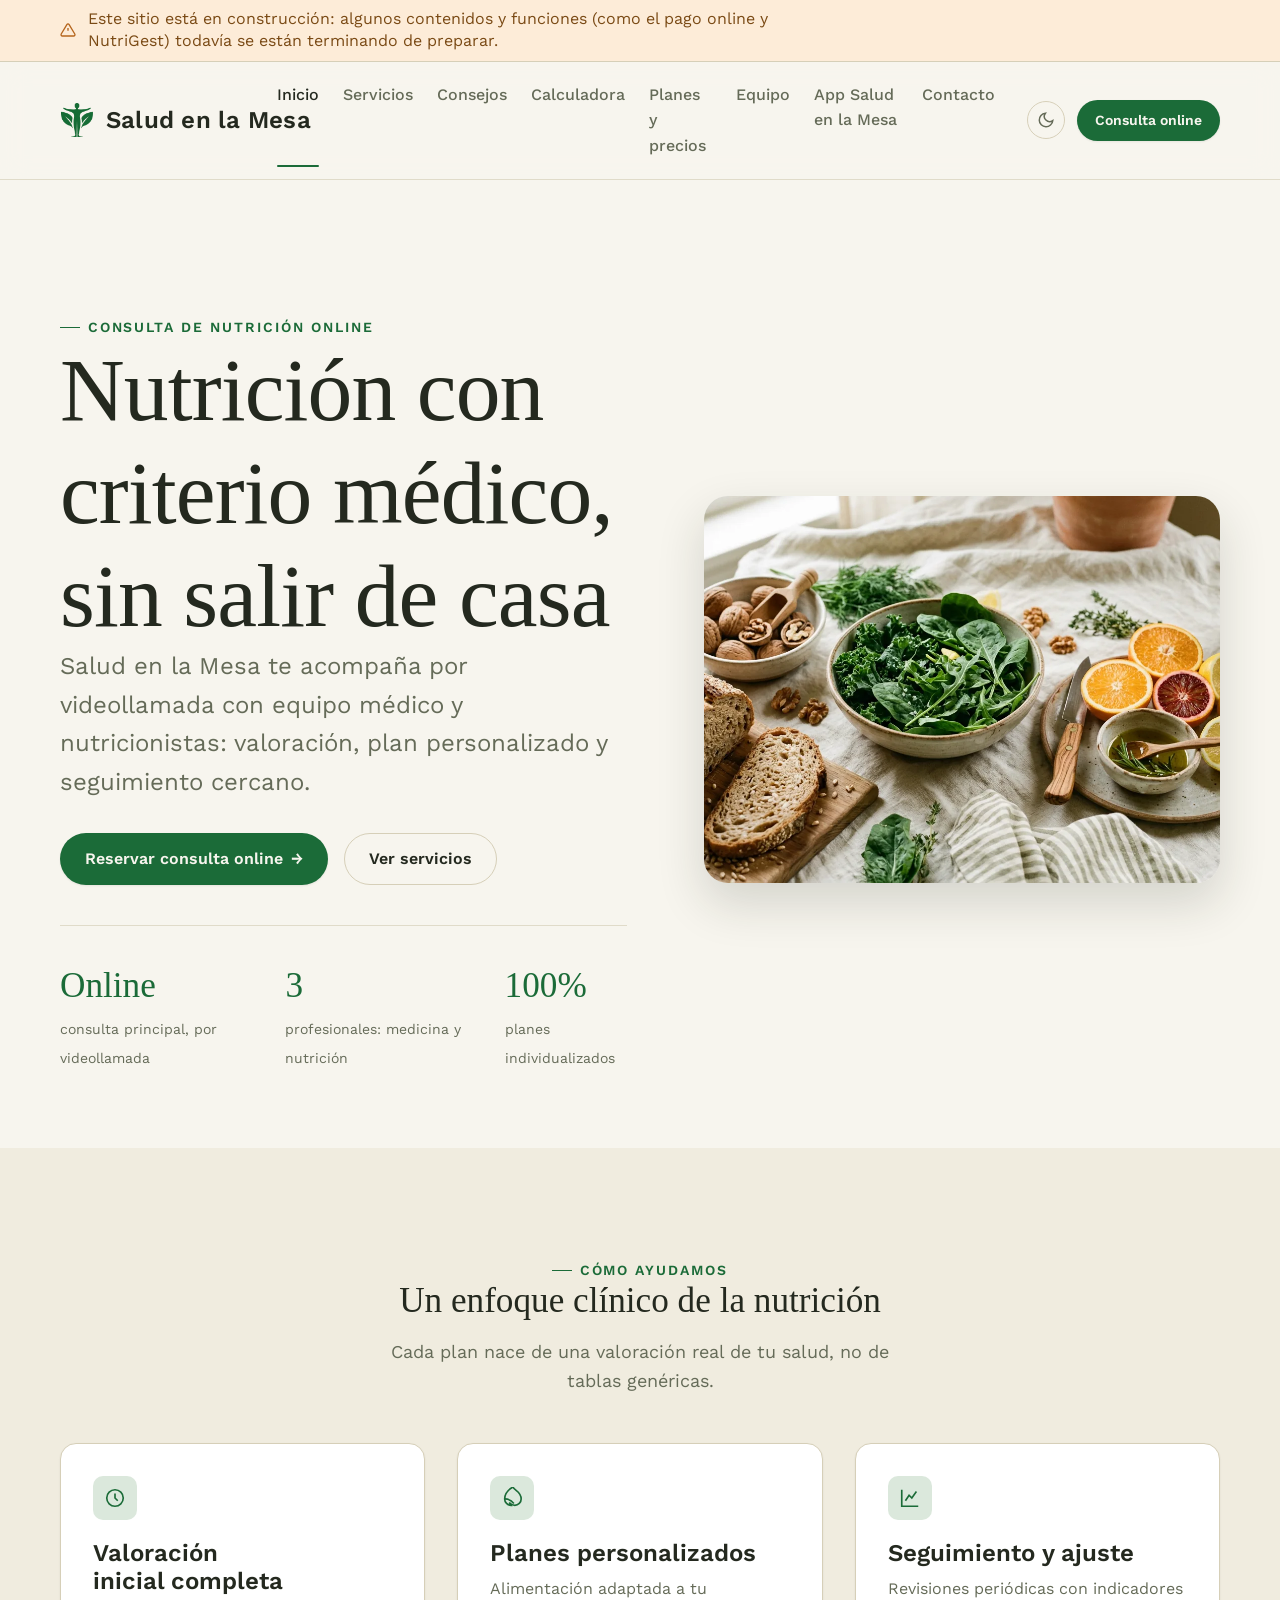
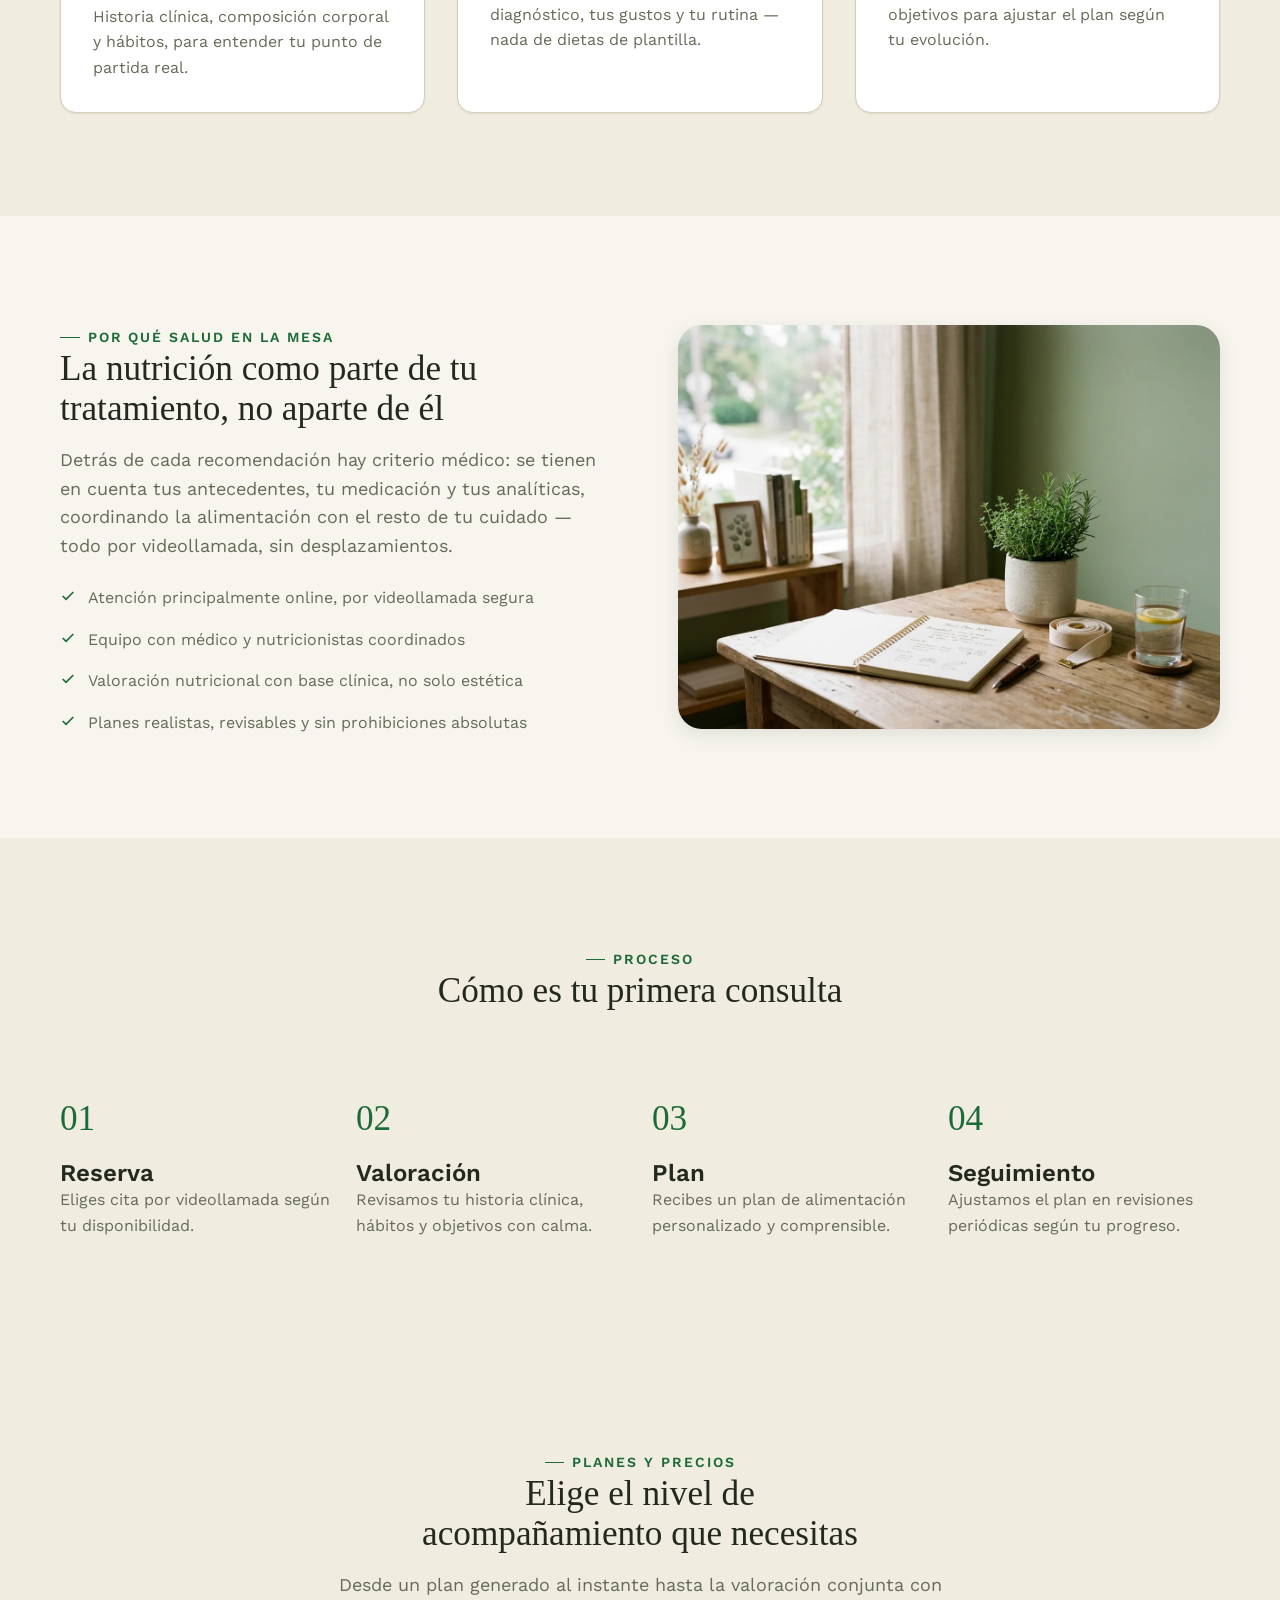
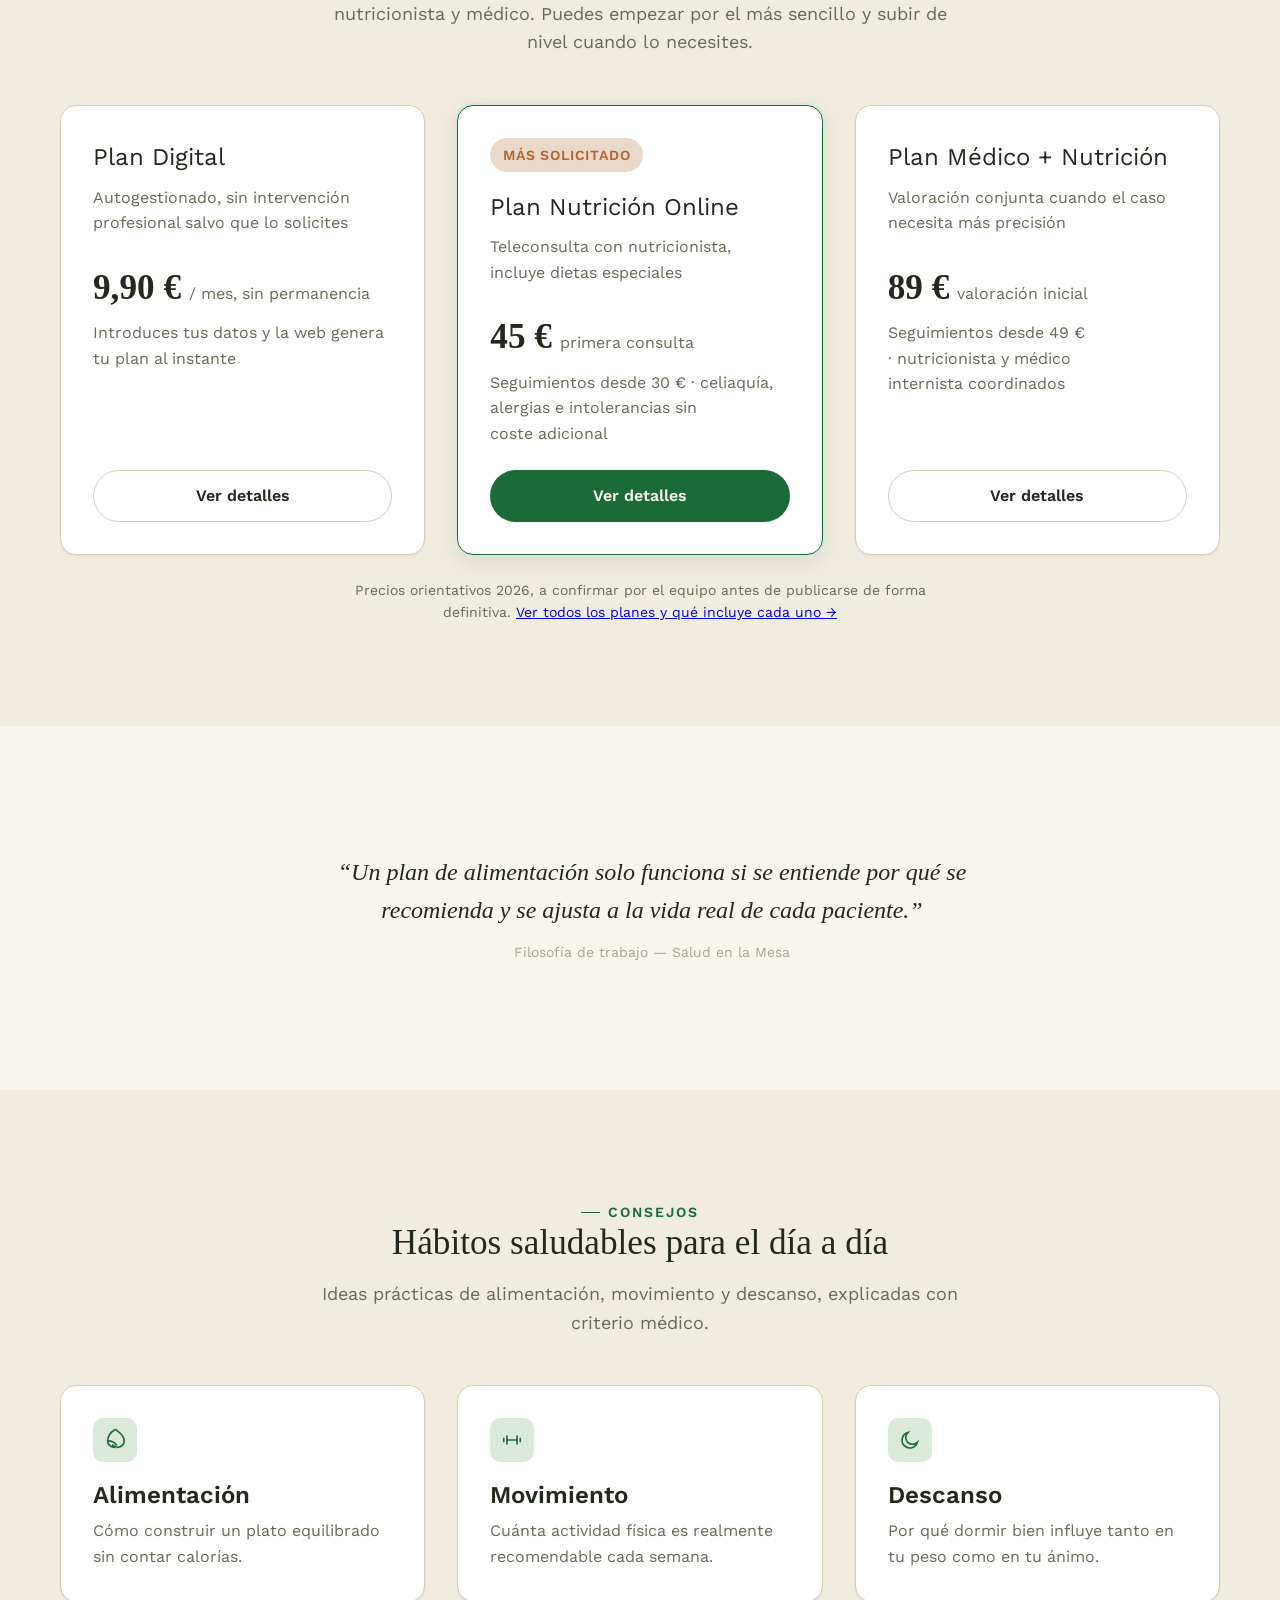
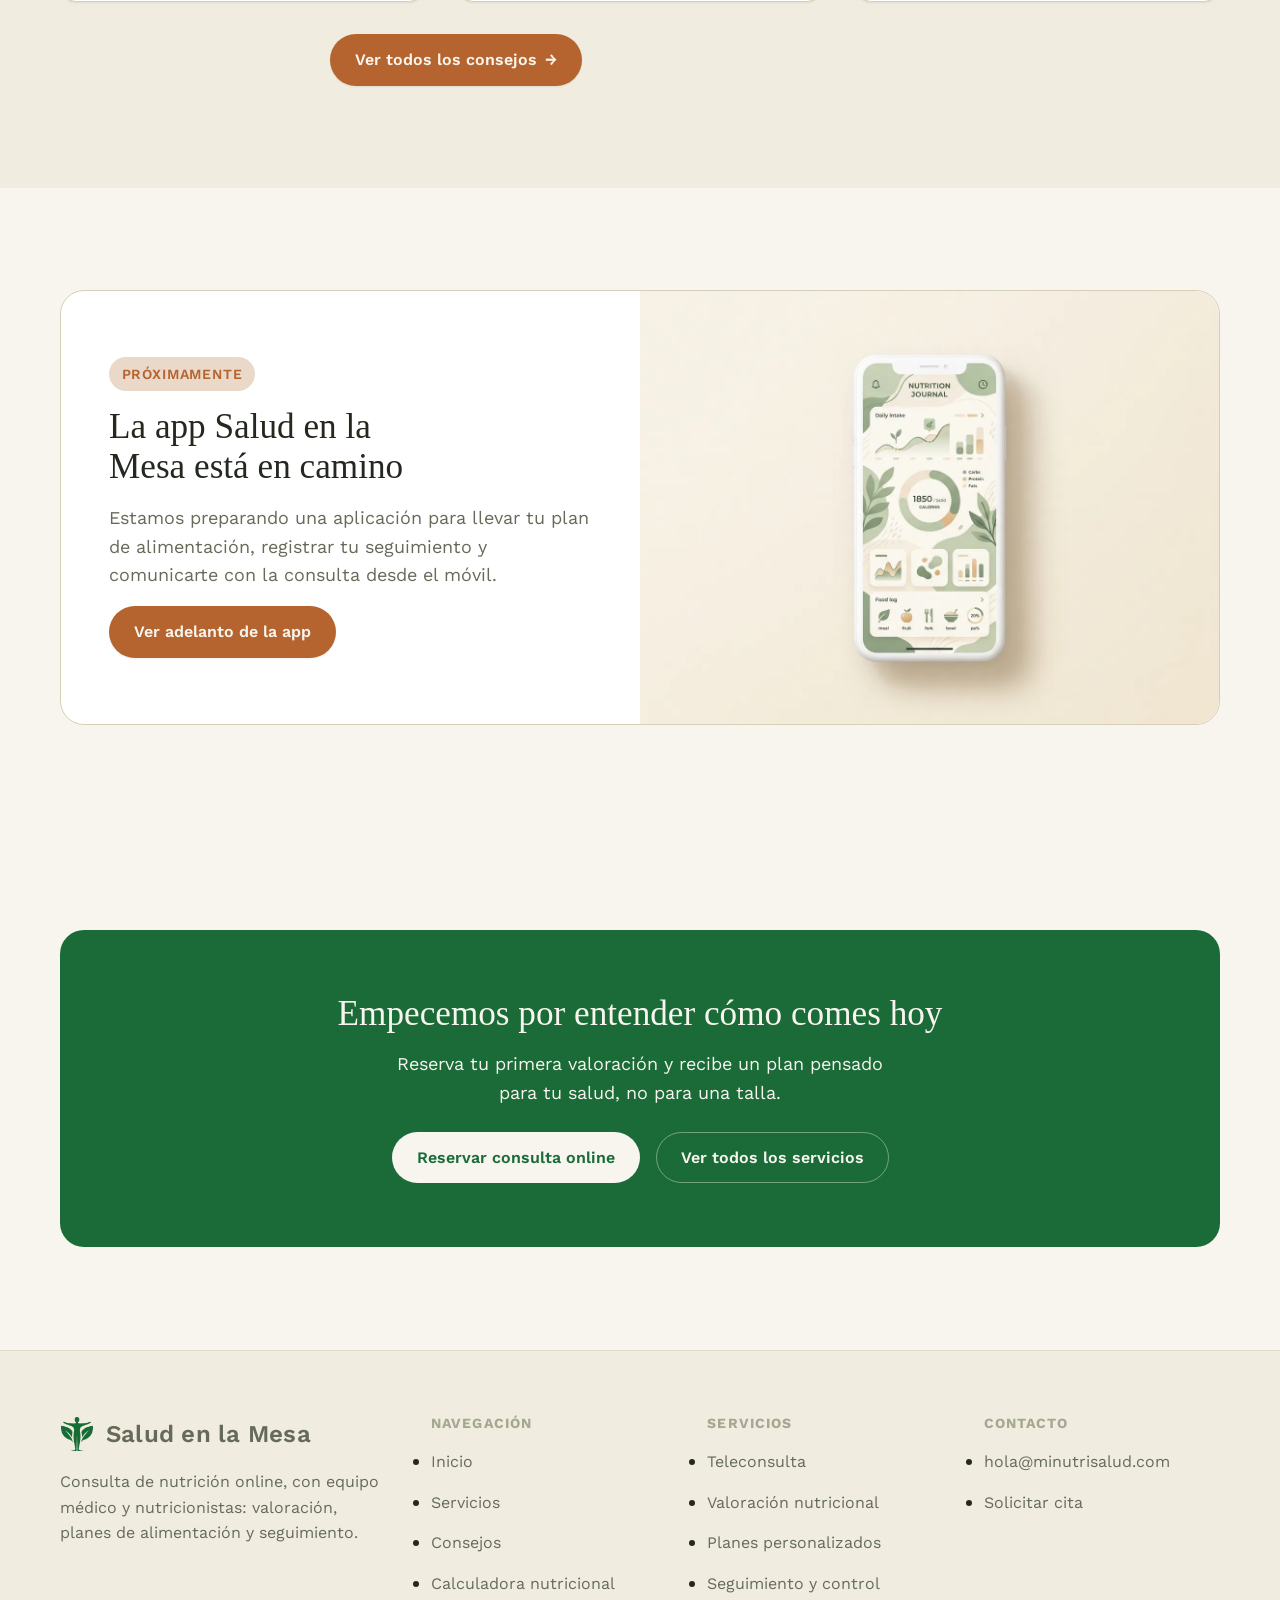
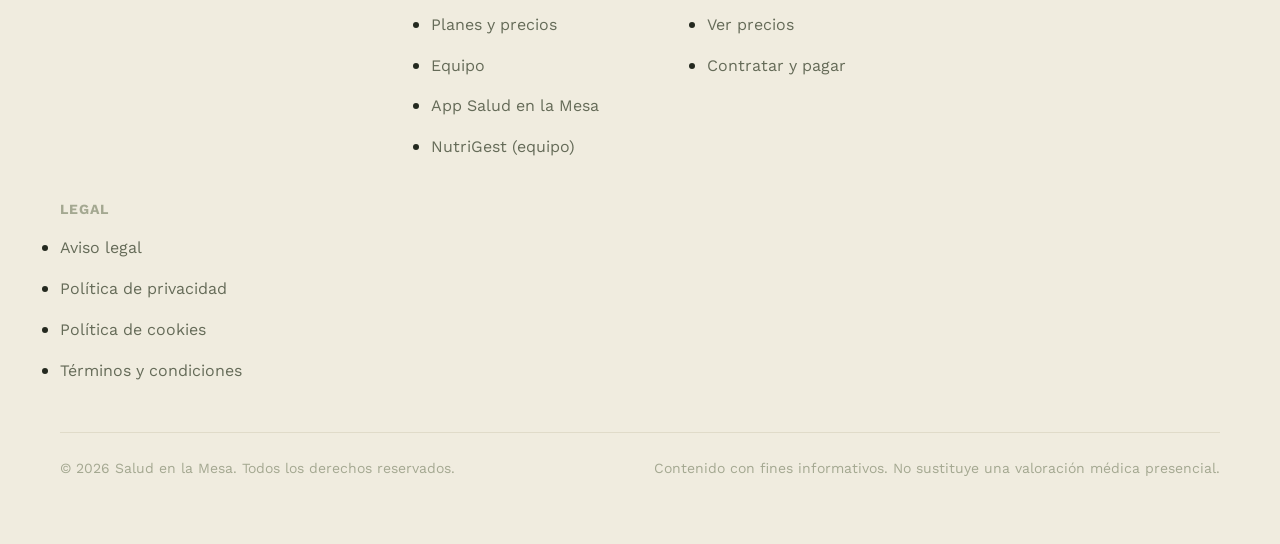
<file: index.html>
<!doctype html>
<html lang="es">
<head>
  <meta charset="UTF-8" />
  <meta name="viewport" content="width=device-width, initial-scale=1.0" />
  <title>Salud en la Mesa — Consulta de nutrición online con criterio médico</title>
  <meta name="description" content="Salud en la Mesa: consulta de nutrición online por videollamada, con equipo médico y nutricionistas. Valoración, planes personalizados y seguimiento." />
  <meta property="og:title" content="Salud en la Mesa — Consulta de nutrición online con criterio médico" />
  <meta property="og:description" content="Salud en la Mesa: consulta de nutrición online por videollamada, con equipo médico y nutricionistas. Valoración, planes personalizados y seguimiento." />
  <meta property="og:image" content="./assets/hero-og.jpg" />
  <link rel="icon" href="./assets/favicon.ico" sizes="any" />
  <link rel="icon" type="image/png" sizes="32x32" href="./assets/favicon-32.png" />
  <link rel="icon" type="image/png" sizes="16x16" href="./assets/favicon-16.png" />
  <link rel="apple-touch-icon" href="./assets/apple-touch-icon.png" />
  <link rel="preconnect" href="https://fonts.googleapis.com" />
  <link rel="preconnect" href="https://fonts.gstatic.com" crossorigin />
  <link href="https://api.fontshare.com/v2/css?f[]=erode@400,500,600&display=swap" rel="stylesheet" />
  <link href="https://fonts.googleapis.com/css2?family=Work+Sans:wght@300..700&display=swap" rel="stylesheet" />
  <link rel="stylesheet" href="./base.css" />
  <link rel="stylesheet" href="./style.css" />
</head>
<body>
  <div class="construction-banner">
    <div class="wrap construction-banner-inner">
      <span class="construction-banner-icon" aria-hidden="true">
        <svg width="16" height="16" viewBox="0 0 24 24" fill="none" stroke="currentColor" stroke-width="2"><path d="M12 9v4m0 4h.01M10.29 3.86 1.82 18a2 2 0 0 0 1.71 3h16.94a2 2 0 0 0 1.71-3L13.71 3.86a2 2 0 0 0-3.42 0Z"/></svg>
      </span>
      <p>Este sitio está en construcción: algunos contenidos y funciones (como el pago online y NutriGest) todavía se están terminando de preparar.</p>
    </div>
  </div>
  <header class="header">
    <div class="wrap header-inner">
      <a href="#/index" class="brand" data-nav-link="index">
        <img class="brand-mark" src="./assets/logo-icon.png" alt="" width="34" height="34">
        <span class="brand-name">Salud en la Mesa</span>
      </a>
      <nav class="nav">
        <div class="nav-links">
        <a href="#/index" data-nav-link="index" aria-current="page">Inicio</a>
        <a href="#/servicios" data-nav-link="servicios">Servicios</a>
        <a href="#/consejos" data-nav-link="consejos">Consejos</a>
        <a href="#/calculadora" data-nav-link="calculadora">Calculadora</a>
        <a href="#/precios" data-nav-link="precios">Planes y precios</a>
        <a href="#/equipo" data-nav-link="equipo">Equipo</a>
        <a href="#/app" data-nav-link="app">App Salud en la Mesa</a>
        <a href="#/contacto" data-nav-link="contacto">Contacto</a>
        </div>
        <div class="nav-actions">
          <button class="theme-toggle" data-theme-toggle type="button"></button>
          <a href="#/contacto" class="btn btn--primary btn--sm" data-nav-link="contacto">Consulta online</a>
        </div>
        <button class="nav-toggle" aria-label="Abrir menú" type="button">
          <svg width="22" height="22" viewBox="0 0 24 24" fill="none" stroke="currentColor" stroke-width="2"><path d="M3 6h18M3 12h18M3 18h18"/></svg>
        </button>
      </nav>
    </div>
  </header>

  <div class="mobile-nav">
    <div class="mobile-nav-header">
      <a href="#/index" class="brand" data-nav-link="index">
        <img class="brand-mark" src="./assets/logo-icon.png" alt="" width="34" height="34">
        <span class="brand-name">Salud en la Mesa</span>
      </a>
      <button class="mobile-nav-close" aria-label="Cerrar menú" type="button">
        <svg width="24" height="24" viewBox="0 0 24 24" fill="none" stroke="currentColor" stroke-width="2"><path d="M18 6 6 18M6 6l12 12"/></svg>
      </button>
    </div>
    <div class="mobile-nav-links">
      <a href="#/index" data-nav-link="index">Inicio</a>
      <a href="#/servicios" data-nav-link="servicios">Servicios</a>
      <a href="#/consejos" data-nav-link="consejos">Consejos</a>
      <a href="#/calculadora" data-nav-link="calculadora">Calculadora</a>
      <a href="#/precios" data-nav-link="precios">Planes y precios</a>
      <a href="#/equipo" data-nav-link="equipo">Equipo</a>
      <a href="#/app" data-nav-link="app">App Salud en la Mesa</a>
      <a href="#/contacto" data-nav-link="contacto">Contacto</a>
    </div>
    <div class="mobile-nav-actions">
      <button class="theme-toggle" data-theme-toggle type="button" style="align-self:flex-start;"></button>
      <a href="#/contacto" class="btn btn--primary" data-nav-link="contacto">Reservar consulta online</a>
    </div>
  </div>

  <main id="spa-root">
  <section class="spa-page" data-page="index">

  <section class="hero">
    <div class="wrap hero-grid">
      <div>
        <span class="eyebrow">Consulta de nutrición online</span>
        <h1>Nutrición con criterio médico, sin salir de casa</h1>
        <p class="lede">Salud en la Mesa te acompaña por videollamada con equipo médico y nutricionistas: valoración, plan personalizado y seguimiento cercano.</p>
        <div class="hero-actions">
          <a href="#/contacto" data-nav-link="contacto" class="btn btn--primary btn--arrow">Reservar consulta online <span class="arrow">→</span></a>
          <a href="#/servicios" data-nav-link="servicios" class="btn btn--ghost">Ver servicios</a>
        </div>
        <div class="hero-stats">
          <div>
            <span class="stat-num">Online</span>
            <span class="stat-label">consulta principal, por videollamada</span>
          </div>
          <div>
            <span class="stat-num">3</span>
            <span class="stat-label">profesionales: medicina y nutrición</span>
          </div>
          <div>
            <span class="stat-num">100%</span>
            <span class="stat-label">planes individualizados</span>
          </div>
        </div>
      </div>
      <div class="hero-media reveal">
        <img src="./assets/hero.webp" alt="Mesa con alimentos frescos y saludables: verduras de hoja verde, nueces, cítricos y pan integral" loading="eager">
      </div>
    </div>
  </section>

  <section class="section section--offset">
    <div class="wrap">
      <div class="header-block center">
        <span class="eyebrow" style="justify-content:center;">Cómo ayudamos</span>
        <h2>Un enfoque clínico de la nutrición</h2>
        <p>Cada plan nace de una valoración real de tu salud, no de tablas genéricas.</p>
      </div>
      <div class="grid grid--3">
        <div class="card reveal">
          <div class="card-icon"><svg width="22" height="22" viewBox="0 0 24 24" fill="none" stroke="currentColor" stroke-width="1.8"><circle cx="12" cy="12" r="9"/><path d="M12 7v5l3 3"/></svg></div>
          <h3>Valoración inicial completa</h3>
          <p>Historia clínica, composición corporal y hábitos, para entender tu punto de partida real.</p>
        </div>
        <div class="card reveal">
          <div class="card-icon"><svg width="22" height="22" viewBox="0 0 24 24" fill="none" stroke="currentColor" stroke-width="1.8"><path d="M11 20A7 7 0 0 1 4 13c0-4 2-9 9-13 2 4 9 5 9 13a7 7 0 0 1-7 7c-2.5 0-4-1-6-3z"/><path d="M4 13c4 0 8 2 10 5"/></svg></div>
          <h3>Planes personalizados</h3>
          <p>Alimentación adaptada a tu diagnóstico, tus gustos y tu rutina — nada de dietas de plantilla.</p>
        </div>
        <div class="card reveal">
          <div class="card-icon"><svg width="22" height="22" viewBox="0 0 24 24" fill="none" stroke="currentColor" stroke-width="1.8"><path d="M3 3v18h18"/><path d="M7 15l4-6 3 3 5-7"/></svg></div>
          <h3>Seguimiento y ajuste</h3>
          <p>Revisiones periódicas con indicadores objetivos para ajustar el plan según tu evolución.</p>
        </div>
      </div>
    </div>
  </section>

  <section class="section">
    <div class="wrap split">
      <div class="reveal">
        <span class="eyebrow">Por qué Salud en la Mesa</span>
        <h2>La nutrición como parte de tu tratamiento, no aparte de él</h2>
        <p style="margin-bottom:var(--space-6);">Detrás de cada recomendación hay criterio médico: se tienen en cuenta tus antecedentes, tu medicación y tus analíticas, coordinando la alimentación con el resto de tu cuidado — todo por videollamada, sin desplazamientos.</p>
        <ul class="check-list">
          <li><svg width="16" height="16" viewBox="0 0 24 24" fill="none" stroke="currentColor" stroke-width="2.5"><polyline points="20 6 9 17 4 12"/></svg> Atención principalmente online, por videollamada segura</li>
          <li><svg width="16" height="16" viewBox="0 0 24 24" fill="none" stroke="currentColor" stroke-width="2.5"><polyline points="20 6 9 17 4 12"/></svg> Equipo con médico y nutricionistas coordinados</li>
          <li><svg width="16" height="16" viewBox="0 0 24 24" fill="none" stroke="currentColor" stroke-width="2.5"><polyline points="20 6 9 17 4 12"/></svg> Valoración nutricional con base clínica, no solo estética</li>
          <li><svg width="16" height="16" viewBox="0 0 24 24" fill="none" stroke="currentColor" stroke-width="2.5"><polyline points="20 6 9 17 4 12"/></svg> Planes realistas, revisables y sin prohibiciones absolutas</li>
        </ul>
      </div>
      <div class="split-media reveal">
        <img src="./assets/consulta.webp" alt="Escritorio de consulta con cuaderno de notas, cinta métrica y un vaso de agua con limón" loading="lazy">
      </div>
    </div>
  </section>

  <section class="section section--offset">
    <div class="wrap">
      <div class="header-block center">
        <span class="eyebrow" style="justify-content:center;">Proceso</span>
        <h2>Cómo es tu primera consulta</h2>
      </div>
      <div class="steps">
        <div class="step reveal">
          <span class="step-num">01</span>
          <h3>Reserva</h3>
          <p style="font-size:var(--text-sm);">Eliges cita por videollamada según tu disponibilidad.</p>
        </div>
        <div class="step reveal">
          <span class="step-num">02</span>
          <h3>Valoración</h3>
          <p style="font-size:var(--text-sm);">Revisamos tu historia clínica, hábitos y objetivos con calma.</p>
        </div>
        <div class="step reveal">
          <span class="step-num">03</span>
          <h3>Plan</h3>
          <p style="font-size:var(--text-sm);">Recibes un plan de alimentación personalizado y comprensible.</p>
        </div>
        <div class="step reveal">
          <span class="step-num">04</span>
          <h3>Seguimiento</h3>
          <p style="font-size:var(--text-sm);">Ajustamos el plan en revisiones periódicas según tu progreso.</p>
        </div>
      </div>
    </div>
  </section>

  <section class="section section--offset">
    <div class="wrap">
      <div class="header-block center">
        <span class="eyebrow" style="justify-content:center;">Planes y precios</span>
        <h2>Elige el nivel de acompañamiento que necesitas</h2>
        <p>Desde un plan generado al instante hasta la valoración conjunta con nutricionista y médico. Puedes empezar por el más sencillo y subir de nivel cuando lo necesites.</p>
      </div>
      <div class="grid grid--3">
        <div class="card pricing-card reveal">
          <span class="pricing-name">Plan Digital</span>
          <p class="pricing-tagline">Autogestionado, sin intervención profesional salvo que lo solicites</p>
          <div class="pricing-amount"><strong>9,90 €</strong><span>/ mes, sin permanencia</span></div>
          <p class="pricing-secondary">Introduces tus datos y la web genera tu plan al instante</p>
          <a href="#/precios?anchor=planes-precios" data-nav-link="precios" class="btn btn--ghost pricing-cta">Ver detalles</a>
        </div>
        <div class="card pricing-card pricing-card--featured reveal">
          <span class="badge pricing-badge">Más solicitado</span>
          <span class="pricing-name">Plan Nutrición Online</span>
          <p class="pricing-tagline">Teleconsulta con nutricionista, incluye dietas especiales</p>
          <div class="pricing-amount"><strong>45 €</strong><span>primera consulta</span></div>
          <p class="pricing-secondary">Seguimientos desde 30 € · celiaquía, alergias e intolerancias sin coste adicional</p>
          <a href="#/precios?anchor=planes-precios" data-nav-link="precios" class="btn btn--primary pricing-cta">Ver detalles</a>
        </div>
        <div class="card pricing-card reveal">
          <span class="pricing-name">Plan Médico + Nutrición</span>
          <p class="pricing-tagline">Valoración conjunta cuando el caso necesita más precisión</p>
          <div class="pricing-amount"><strong>89 €</strong><span>valoración inicial</span></div>
          <p class="pricing-secondary">Seguimientos desde 49 € · nutricionista y médico internista coordinados</p>
          <a href="#/precios?anchor=planes-precios" data-nav-link="precios" class="btn btn--ghost pricing-cta">Ver detalles</a>
        </div>
      </div>
      <p class="pricing-note">Precios orientativos 2026, a confirmar por el equipo antes de publicarse de forma definitiva. <a href="#/precios" data-nav-link="precios">Ver todos los planes y qué incluye cada uno →</a></p>
    </div>
  </section>

  <section class="section">
    <div class="wrap">
      <div class="quote-block reveal" style="max-width:720px;margin-inline:auto;text-align:center;border-left:none;">
        <p>“Un plan de alimentación solo funciona si se entiende por qué se recomienda y se ajusta a la vida real de cada paciente.”</p>
        <span class="quote-cite">Filosofía de trabajo — Salud en la Mesa</span>
      </div>
    </div>
  </section>

  <section class="section section--offset">
    <div class="wrap">
      <div class="header-block center">
        <span class="eyebrow" style="justify-content:center;">Consejos</span>
        <h2>Hábitos saludables para el día a día</h2>
        <p>Ideas prácticas de alimentación, movimiento y descanso, explicadas con criterio médico.</p>
      </div>
      <div class="grid grid--3">
        <div class="card reveal">
          <div class="card-icon"><svg width="22" height="22" viewBox="0 0 24 24" fill="none" stroke="currentColor" stroke-width="1.8"><path d="M11 20A7 7 0 0 1 4 13c0-4 2-9 9-13 2 4 9 5 9 13a7 7 0 0 1-7 7c-2.5 0-4-1-6-3z"/><path d="M4 13c4 0 8 2 10 5"/></svg></div>
          <h3>Alimentación</h3>
          <p>Cómo construir un plato equilibrado sin contar calorías.</p>
        </div>
        <div class="card reveal">
          <div class="card-icon"><svg width="22" height="22" viewBox="0 0 24 24" fill="none" stroke="currentColor" stroke-width="1.8"><path d="M6.5 7v10M17.5 7v10M3 9.5v5M21 9.5v5M6.5 12h11"/></svg></div>
          <h3>Movimiento</h3>
          <p>Cuánta actividad física es realmente recomendable cada semana.</p>
        </div>
        <div class="card reveal">
          <div class="card-icon"><svg width="22" height="22" viewBox="0 0 24 24" fill="none" stroke="currentColor" stroke-width="1.8"><path d="M20 14.5A8.5 8.5 0 1 1 9.5 4a7 7 0 0 0 10.5 10.5z"/></svg></div>
          <h3>Descanso</h3>
          <p>Por qué dormir bien influye tanto en tu peso como en tu ánimo.</p>
        </div>
      </div>
      <p style="text-align:center;margin-top:var(--space-8);">
        <a href="#/consejos" data-nav-link="consejos" class="btn btn--warm btn--arrow">Ver todos los consejos <span class="arrow">→</span></a>
      </p>
    </div>
  </section>

  <section class="section">
    <div class="wrap">
      <div class="app-teaser reveal">
        <div class="app-teaser-copy">
          <span class="badge">Próximamente</span>
          <h2>La app Salud en la Mesa está en camino</h2>
          <p>Estamos preparando una aplicación para llevar tu plan de alimentación, registrar tu seguimiento y comunicarte con la consulta desde el móvil.</p>
          <a href="#/app" data-nav-link="app" class="btn btn--warm" style="margin-top:var(--space-4);width:fit-content;">Ver adelanto de la app</a>
        </div>
        <div class="app-teaser-media">
          <img src="./assets/app-preview.webp" alt="Vista previa conceptual de la futura app Salud en la Mesa en un teléfono móvil" loading="lazy">
        </div>
      </div>
    </div>
  </section>

  <section class="section">
    <div class="wrap">
      <div class="cta-band reveal">
        <h2>Empecemos por entender cómo comes hoy</h2>
        <p style="max-width:520px;margin-inline:auto;margin-bottom:var(--space-6);">Reserva tu primera valoración y recibe un plan pensado para tu salud, no para una talla.</p>
        <div style="display:flex;gap:var(--space-4);justify-content:center;flex-wrap:wrap;">
          <a href="#/contacto" data-nav-link="contacto" class="btn" style="background:var(--color-bg);color:var(--color-primary);">Reservar consulta online</a>
          <a href="#/servicios" data-nav-link="servicios" class="btn btn--ghost">Ver todos los servicios</a>
        </div>
      </div>
    </div>
  </section>
  </section>

  <section class="spa-page" data-page="servicios" hidden>

  <section class="page-hero">
    <div class="wrap wrap--narrow">
      <span class="eyebrow" style="justify-content:center;">Servicios</span>
      <h1>Consulta de nutrición online, paso a paso</h1>
      <p class="lede" style="margin-inline:auto;text-align:center;">Atendemos por videollamada; cada servicio puede solicitarse de forma individual o como parte de un seguimiento continuado.</p>
    </div>
  </section>

  <section class="section" id="teleconsulta">
    <div class="wrap split">
      <div class="reveal">
        <span class="eyebrow">01 — Cómo atendemos</span>
        <h2>Teleconsulta: nuestro canal principal</h2>
        <p style="margin-bottom:var(--space-6);">Valoración, plan y seguimiento por videollamada, con la misma calidad de atención que una consulta presencial y sin necesidad de desplazamiento.</p>
        <ul class="check-list">
          <li><svg width="16" height="16" viewBox="0 0 24 24" fill="none" stroke="currentColor" stroke-width="2.5"><polyline points="20 6 9 17 4 12"/></svg> Videollamada segura desde cualquier dispositivo</li>
          <li><svg width="16" height="16" viewBox="0 0 24 24" fill="none" stroke="currentColor" stroke-width="2.5"><polyline points="20 6 9 17 4 12"/></svg> Mismo formato de valoración y ajuste de plan</li>
          <li><svg width="16" height="16" viewBox="0 0 24 24" fill="none" stroke="currentColor" stroke-width="2.5"><polyline points="20 6 9 17 4 12"/></svg> Ideal para primeras visitas y revisiones periódicas</li>
        </ul>
        <a href="#/contacto" data-nav-link="contacto" class="btn btn--primary" style="margin-top:var(--space-6);">Reservar teleconsulta</a>
      </div>
      <div class="split-media reveal">
        <img src="./assets/teleconsulta.webp" alt="Tableta con videollamada de teleconsulta sobre una mesa de madera" loading="lazy">
      </div>
    </div>
  </section>

  <section class="section section--offset" id="valoracion">
    <div class="wrap split">
      <div class="reveal">
        <span class="eyebrow">02 — Primera visita</span>
        <h2>Valoración nutricional completa</h2>
        <p style="margin-bottom:var(--space-6);">Revisamos tu historia clínica, antecedentes, medicación habitual y hábitos alimentarios. Incluye valoración antropométrica y, cuando es relevante, revisión de analíticas recientes.</p>
        <ul class="check-list">
          <li><svg width="16" height="16" viewBox="0 0 24 24" fill="none" stroke="currentColor" stroke-width="2.5"><polyline points="20 6 9 17 4 12"/></svg> Duración aproximada: 60 minutos</li>
          <li><svg width="16" height="16" viewBox="0 0 24 24" fill="none" stroke="currentColor" stroke-width="2.5"><polyline points="20 6 9 17 4 12"/></svg> Historia clínica y antecedentes familiares</li>
          <li><svg width="16" height="16" viewBox="0 0 24 24" fill="none" stroke="currentColor" stroke-width="2.5"><polyline points="20 6 9 17 4 12"/></svg> Valoración antropométrica y de composición corporal</li>
          <li><svg width="16" height="16" viewBox="0 0 24 24" fill="none" stroke="currentColor" stroke-width="2.5"><polyline points="20 6 9 17 4 12"/></svg> Definición conjunta de objetivos realistas</li>
        </ul>
      </div>
      <div class="split-media reveal">
        <img src="./assets/valoracion.webp" alt="Mesa de valoración con cinta métrica, báscula y formulario clínico" loading="lazy">
      </div>
    </div>
  </section>

  <section class="section" id="planes-servicios">
    <div class="wrap split reverse">
      <div class="split-media reveal">
        <img src="./assets/plan.webp" alt="Planificación semanal de comidas con ingredientes naturales sobre una mesa de madera" loading="lazy">
      </div>
      <div class="reveal">
        <span class="eyebrow">03 — Plan de alimentación</span>
        <h2>Planes personalizados, no plantillas</h2>
        <p style="margin-bottom:var(--space-6);">A partir de la valoración, se diseña un plan de alimentación adaptado a tu situación clínica, tus gustos, tu presupuesto y tu rutina diaria — con raciones y sustituciones claras.</p>
        <ul class="check-list">
          <li><svg width="16" height="16" viewBox="0 0 24 24" fill="none" stroke="currentColor" stroke-width="2.5"><polyline points="20 6 9 17 4 12"/></svg> Adaptado a patologías (diabetes, hipertensión, dislipemia, etc.)</li>
          <li><svg width="16" height="16" viewBox="0 0 24 24" fill="none" stroke="currentColor" stroke-width="2.5"><polyline points="20 6 9 17 4 12"/></svg> Opciones y sustituciones para el día a día</li>
          <li><svg width="16" height="16" viewBox="0 0 24 24" fill="none" stroke="currentColor" stroke-width="2.5"><polyline points="20 6 9 17 4 12"/></svg> Recomendaciones prácticas, sin prohibiciones absolutas</li>
          <li><svg width="16" height="16" viewBox="0 0 24 24" fill="none" stroke="currentColor" stroke-width="2.5"><polyline points="20 6 9 17 4 12"/></svg> Entrega en documento claro y fácil de seguir</li>
        </ul>
      </div>
    </div>
  </section>

  <section class="section section--offset" id="seguimiento">
    <div class="wrap">
      <div class="header-block center">
        <span class="eyebrow" style="justify-content:center;">04 — Continuidad</span>
        <h2>Seguimiento y control</h2>
        <p>El plan se revisa y ajusta con el tiempo, no se entrega y se olvida.</p>
      </div>
      <div class="grid grid--3">
        <div class="card reveal">
          <div class="card-icon"><svg width="22" height="22" viewBox="0 0 24 24" fill="none" stroke="currentColor" stroke-width="1.8"><rect x="3" y="4" width="18" height="18" rx="2"/><path d="M16 2v4M8 2v4M3 10h18"/></svg></div>
          <h3>Revisiones periódicas</h3>
          <p>Citas de seguimiento cada 2-4 semanas para valorar evolución y ajustar el plan.</p>
        </div>
        <div class="card reveal">
          <div class="card-icon"><svg width="22" height="22" viewBox="0 0 24 24" fill="none" stroke="currentColor" stroke-width="1.8"><path d="M3 3v18h18"/><path d="M7 15l4-6 3 3 5-7"/></svg></div>
          <h3>Indicadores objetivos</h3>
          <p>Seguimiento de peso, composición corporal y parámetros clínicos relevantes.</p>
        </div>
        <div class="card reveal">
          <div class="card-icon"><svg width="22" height="22" viewBox="0 0 24 24" fill="none" stroke="currentColor" stroke-width="1.8"><path d="M20.8 4.6a5.5 5.5 0 0 0-7.8 0L12 5.6l-1-1a5.5 5.5 0 0 0-7.8 7.8l1 1L12 21l7.8-7.6 1-1a5.5 5.5 0 0 0 0-7.8z"/></svg></div>
          <h3>Coordinación clínica</h3>
          <p>Comunicación con otras especialidades cuando el caso lo requiere.</p>
        </div>
      </div>
    </div>
  </section>

  <section class="section">
    <div class="wrap">
      <div class="cta-band reveal">
        <h2>¿Con cuál servicio quieres empezar?</h2>
        <p style="max-width:520px;margin-inline:auto;margin-bottom:var(--space-6);">Cuéntanos tu situación y te orientamos sobre el mejor punto de partida.</p>
        <a href="#/contacto" data-nav-link="contacto" class="btn" style="background:var(--color-bg);color:var(--color-primary);">Escríbenos</a>
      </div>
    </div>
  </section>
  </section>

  <section class="spa-page" data-page="consejos" hidden>

  <section class="page-hero">
    <div class="wrap wrap--narrow">
      <span class="eyebrow" style="justify-content:center;">Consejos</span>
      <h1>Nutrición y hábitos saludables, explicados con criterio médico</h1>
      <p class="lede" style="margin-inline:auto;text-align:center;">Recomendaciones generales para el día a día, basadas en pautas de salud pública ampliamente aceptadas. No sustituyen una valoración individualizada — para tu caso concreto, lo mejor es una consulta.</p>
    </div>
  </section>

  <section class="section">
    <div class="wrap split">
      <div class="reveal">
        <span class="eyebrow">Antes de empezar</span>
        <h2>Pequeños cambios, sostenidos en el tiempo</h2>
        <p style="margin-bottom:var(--space-6);">La mayoría de mejoras reales en salud no vienen de dietas estrictas de corta duración, sino de hábitos sencillos que se mantienen: comer de forma más natural, moverse un poco cada día, dormir lo suficiente y cuidar el estado de ánimo. Aquí reunimos ideas prácticas organizadas por tema; explora las que más te interesen.</p>
        <ul class="check-list">
          <li><svg width="16" height="16" viewBox="0 0 24 24" fill="none" stroke="currentColor" stroke-width="2.5"><polyline points="20 6 9 17 4 12"/></svg> Contenido informativo, revisado con criterio clínico</li>
          <li><svg width="16" height="16" viewBox="0 0 24 24" fill="none" stroke="currentColor" stroke-width="2.5"><polyline points="20 6 9 17 4 12"/></svg> Pensado para el día a día, sin promesas milagrosas</li>
          <li><svg width="16" height="16" viewBox="0 0 24 24" fill="none" stroke="currentColor" stroke-width="2.5"><polyline points="20 6 9 17 4 12"/></svg> Complementario a tu valoración individual en consulta</li>
        </ul>
      </div>
      <div class="split-media reveal">
        <img src="./assets/consejos.webp" alt="Bowl de ensalada fresca junto a una botella de agua, una libreta y zapatillas de deporte sobre una mesa de madera" loading="lazy">
      </div>
    </div>
  </section>

  <section class="section section--offset">
    <div class="wrap">
      <div class="header-block center">
        <span class="eyebrow" style="justify-content:center;">Explora por tema</span>
        <h2>Consejos por categoría</h2>
        <p>Pulsa un tema para filtrar, o abre cada tarjeta para leer el consejo completo.</p>
      </div>

      <div class="tip-filters" role="tablist" aria-label="Filtrar consejos por categoría">
        <button class="filter-pill is-active" data-filter="all" type="button">Todos</button>
        <button class="filter-pill" data-filter="alimentacion" type="button">Alimentación</button>
        <button class="filter-pill" data-filter="hidratacion" type="button">Hidratación</button>
        <button class="filter-pill" data-filter="ejercicio" type="button">Ejercicio</button>
        <button class="filter-pill" data-filter="sueno" type="button">Sueño</button>
        <button class="filter-pill" data-filter="emocional" type="button">Bienestar emocional</button>
        <button class="filter-pill" data-filter="habitos" type="button">Hábitos generales</button>
        <button class="filter-pill" data-filter="mitos" type="button">Mitos y realidades</button>
      </div>

      <div class="tip-grid">
        <details class="tip-card reveal" data-category="alimentacion">
          <summary>
            <span class="tip-card-icon"><svg width="22" height="22" viewBox="0 0 24 24" fill="none" stroke="currentColor" stroke-width="1.8"><path d="M11 20A7 7 0 0 1 4 13c0-4 2-9 9-13 2 4 9 5 9 13a7 7 0 0 1-7 7c-2.5 0-4-1-6-3z"/><path d="M4 13c4 0 8 2 10 5"/></svg></span>
            <span class="tip-card-head">
              <span class="tip-category">Alimentación</span>
              <strong>Construye tu plato con la regla del plato saludable</strong>
            </span>
            <span class="tip-toggle">+</span>
          </summary>
          <p class="tip-card-body">Divide el plato en tres partes: la mitad con verduras y hortalizas variadas, un cuarto con proteína (legumbres, pescado, huevo o carnes magras) y un cuarto con cereales integrales o tubérculos. Usa aceite de oliva como grasa principal. Es una guía visual sencilla, sin necesidad de contar calorías.</p>
        </details>

        <details class="tip-card reveal" data-category="alimentacion">
          <summary>
            <span class="tip-card-icon"><svg width="22" height="22" viewBox="0 0 24 24" fill="none" stroke="currentColor" stroke-width="1.8"><path d="M11 20A7 7 0 0 1 4 13c0-4 2-9 9-13 2 4 9 5 9 13a7 7 0 0 1-7 7c-2.5 0-4-1-6-3z"/><path d="M4 13c4 0 8 2 10 5"/></svg></span>
            <span class="tip-card-head">
              <span class="tip-category">Alimentación</span>
              <strong>Reduce ultraprocesados y azúcares añadidos</strong>
            </span>
            <span class="tip-toggle">+</span>
          </summary>
          <p class="tip-card-body">Cuanto más larga y difícil de leer sea la lista de ingredientes de un producto, más probable es que sea ultraprocesado. Prioriza alimentos reconocibles — fruta, verdura, legumbres, frutos secos, pescado — frente a bollería, snacks y refrescos, que aportan muchas calorías con poco valor nutricional.</p>
        </details>

        <details class="tip-card reveal" data-category="alimentacion">
          <summary>
            <span class="tip-card-icon"><svg width="22" height="22" viewBox="0 0 24 24" fill="none" stroke="currentColor" stroke-width="1.8"><path d="M11 20A7 7 0 0 1 4 13c0-4 2-9 9-13 2 4 9 5 9 13a7 7 0 0 1-7 7c-2.5 0-4-1-6-3z"/><path d="M4 13c4 0 8 2 10 5"/></svg></span>
            <span class="tip-card-head">
              <span class="tip-category">Alimentación</span>
              <strong>Cocina en casa con más frecuencia</strong>
            </span>
            <span class="tip-toggle">+</span>
          </summary>
          <p class="tip-card-body">Cocinar tus propias comidas te permite controlar la cantidad de sal, azúcar y grasa que añades, algo que no siempre es posible con la comida preparada o de restaurante. No hace falta que sea complicado: unas pocas recetas sencillas que domines bien ya marcan una diferencia notable.</p>
        </details>

        <details class="tip-card reveal" data-category="hidratacion">
          <summary>
            <span class="tip-card-icon tip-card-icon--warm"><svg width="22" height="22" viewBox="0 0 24 24" fill="none" stroke="currentColor" stroke-width="1.8"><path d="M12 2.5s7 7.5 7 12.5a7 7 0 0 1-14 0c0-5 7-12.5 7-12.5z"/></svg></span>
            <span class="tip-card-head">
              <span class="tip-category">Hidratación</span>
              <strong>Bebe agua de forma regular, no solo cuando tengas sed</strong>
            </span>
            <span class="tip-toggle">+</span>
          </summary>
          <p class="tip-card-body">La sensación de sed aparece cuando ya existe cierto grado de deshidratación. Tener una botella de agua a la vista durante el día ayuda a recordar beber con regularidad, especialmente en épocas de calor o si haces ejercicio.</p>
        </details>

        <details class="tip-card reveal" data-category="hidratacion">
          <summary>
            <span class="tip-card-icon tip-card-icon--warm"><svg width="22" height="22" viewBox="0 0 24 24" fill="none" stroke="currentColor" stroke-width="1.8"><path d="M12 2.5s7 7.5 7 12.5a7 7 0 0 1-14 0c0-5 7-12.5 7-12.5z"/></svg></span>
            <span class="tip-card-head">
              <span class="tip-category">Hidratación</span>
              <strong>El agua es la mejor bebida del día</strong>
            </span>
            <span class="tip-toggle">+</span>
          </summary>
          <p class="tip-card-body">Los refrescos, zumos envasados y bebidas energéticas suelen aportar mucho azúcar con muy pocos nutrientes. El agua, con o sin gas, sigue siendo la opción más recomendable para mantenerte hidratado a lo largo del día.</p>
        </details>

        <details class="tip-card reveal" data-category="ejercicio">
          <summary>
            <span class="tip-card-icon"><svg width="22" height="22" viewBox="0 0 24 24" fill="none" stroke="currentColor" stroke-width="1.8"><path d="M6.5 7v10M17.5 7v10M3 9.5v5M21 9.5v5M6.5 12h11"/></svg></span>
            <span class="tip-card-head">
              <span class="tip-category">Ejercicio</span>
              <strong>Muévete al menos 150 minutos a la semana</strong>
            </span>
            <span class="tip-toggle">+</span>
          </summary>
          <p class="tip-card-body">Caminar rápido, ir en bicicleta o nadar son buenas opciones de actividad aeróbica moderada. Repartir estos minutos en varios días de la semana, en lugar de concentrarlos en uno solo, suele ser más sostenible y beneficioso.</p>
        </details>

        <details class="tip-card reveal" data-category="ejercicio">
          <summary>
            <span class="tip-card-icon"><svg width="22" height="22" viewBox="0 0 24 24" fill="none" stroke="currentColor" stroke-width="1.8"><path d="M6.5 7v10M17.5 7v10M3 9.5v5M21 9.5v5M6.5 12h11"/></svg></span>
            <span class="tip-card-head">
              <span class="tip-category">Ejercicio</span>
              <strong>Añade ejercicios de fuerza dos veces por semana</strong>
            </span>
            <span class="tip-toggle">+</span>
          </summary>
          <p class="tip-card-body">Trabajar la musculatura con pesas, bandas elásticas o el propio peso corporal ayuda a proteger huesos y articulaciones con el paso de los años, y complementa muy bien al ejercicio aeróbico.</p>
        </details>

        <details class="tip-card reveal" data-category="ejercicio">
          <summary>
            <span class="tip-card-icon"><svg width="22" height="22" viewBox="0 0 24 24" fill="none" stroke="currentColor" stroke-width="1.8"><path d="M6.5 7v10M17.5 7v10M3 9.5v5M21 9.5v5M6.5 12h11"/></svg></span>
            <span class="tip-card-head">
              <span class="tip-category">Ejercicio</span>
              <strong>Rompe el sedentarismo cada hora</strong>
            </span>
            <span class="tip-toggle">+</span>
          </summary>
          <p class="tip-card-body">Si tienes un trabajo de oficina, levantarte y caminar unos minutos cada hora reduce los riesgos asociados a pasar muchas horas sentado, incluso si ya cumples con tu actividad física recomendada el resto del día.</p>
        </details>

        <details class="tip-card reveal" data-category="sueno">
          <summary>
            <span class="tip-card-icon tip-card-icon--warm"><svg width="22" height="22" viewBox="0 0 24 24" fill="none" stroke="currentColor" stroke-width="1.8"><path d="M20 14.5A8.5 8.5 0 1 1 9.5 4a7 7 0 0 0 10.5 10.5z"/></svg></span>
            <span class="tip-card-head">
              <span class="tip-category">Sueño</span>
              <strong>Duerme entre 7 y 9 horas si eres adulto</strong>
            </span>
            <span class="tip-toggle">+</span>
          </summary>
          <p class="tip-card-body">El sueño insuficiente se asocia a mayor apetito, peor control del azúcar en sangre y más riesgo cardiovascular a largo plazo. Dormir bien es tan importante para tu salud como la alimentación o el ejercicio.</p>
        </details>

        <details class="tip-card reveal" data-category="sueno">
          <summary>
            <span class="tip-card-icon tip-card-icon--warm"><svg width="22" height="22" viewBox="0 0 24 24" fill="none" stroke="currentColor" stroke-width="1.8"><path d="M20 14.5A8.5 8.5 0 1 1 9.5 4a7 7 0 0 0 10.5 10.5z"/></svg></span>
            <span class="tip-card-head">
              <span class="tip-category">Sueño</span>
              <strong>Mantén horarios regulares</strong>
            </span>
            <span class="tip-toggle">+</span>
          </summary>
          <p class="tip-card-body">Acostarte y levantarte a horas similares, incluso el fin de semana, ayuda a tu cuerpo a regular mejor su ritmo natural y mejora la calidad del descanso, más allá del número total de horas dormidas.</p>
        </details>

        <details class="tip-card reveal" data-category="sueno">
          <summary>
            <span class="tip-card-icon tip-card-icon--warm"><svg width="22" height="22" viewBox="0 0 24 24" fill="none" stroke="currentColor" stroke-width="1.8"><path d="M20 14.5A8.5 8.5 0 1 1 9.5 4a7 7 0 0 0 10.5 10.5z"/></svg></span>
            <span class="tip-card-head">
              <span class="tip-category">Sueño</span>
              <strong>Evita pantallas y comidas copiosas antes de dormir</strong>
            </span>
            <span class="tip-toggle">+</span>
          </summary>
          <p class="tip-card-body">La luz de móviles y pantallas, junto con cenas muy abundantes o tardías, dificultan conciliar el sueño. Intenta dejar una o dos horas de margen sin pantallas y cenar con moderación antes de acostarte.</p>
        </details>

        <details class="tip-card reveal" data-category="emocional">
          <summary>
            <span class="tip-card-icon"><svg width="22" height="22" viewBox="0 0 24 24" fill="none" stroke="currentColor" stroke-width="1.8"><circle cx="12" cy="12" r="9"/><path d="M8 14s1.5 2 4 2 4-2 4-2M9 9h.01M15 9h.01"/></svg></span>
            <span class="tip-card-head">
              <span class="tip-category">Bienestar emocional</span>
              <strong>Dedica tiempo a gestionar el estrés</strong>
            </span>
            <span class="tip-toggle">+</span>
          </summary>
          <p class="tip-card-body">Técnicas sencillas como la respiración consciente, el mindfulness o simplemente hacer pausas a lo largo del día ayudan a reducir el impacto del estrés crónico en el cuerpo, incluyendo su efecto en el apetito y el sueño.</p>
        </details>

        <details class="tip-card reveal" data-category="emocional">
          <summary>
            <span class="tip-card-icon"><svg width="22" height="22" viewBox="0 0 24 24" fill="none" stroke="currentColor" stroke-width="1.8"><circle cx="12" cy="12" r="9"/><path d="M8 14s1.5 2 4 2 4-2 4-2M9 9h.01M15 9h.01"/></svg></span>
            <span class="tip-card-head">
              <span class="tip-category">Bienestar emocional</span>
              <strong>Cuida tus relaciones sociales</strong>
            </span>
            <span class="tip-toggle">+</span>
          </summary>
          <p class="tip-card-body">El apoyo de familia, amigos o comunidad es uno de los factores más protectores para la salud mental y física a largo plazo. Reservar tiempo para las relaciones que te importan no es un lujo, es parte del cuidado de tu salud.</p>
        </details>

        <details class="tip-card reveal" data-category="habitos">
          <summary>
            <span class="tip-card-icon tip-card-icon--warm"><svg width="22" height="22" viewBox="0 0 24 24" fill="none" stroke="currentColor" stroke-width="1.8"><path d="M12 3l7 3v6c0 5-3.5 7.5-7 9-3.5-1.5-7-4-7-9V6z"/><path d="M9 12l2 2 4-4.5"/></svg></span>
            <span class="tip-card-head">
              <span class="tip-category">Hábitos generales</span>
              <strong>Evita el tabaco y modera el alcohol</strong>
            </span>
            <span class="tip-toggle">+</span>
          </summary>
          <p class="tip-card-body">Dejar de fumar es una de las medidas individuales con mayor impacto positivo en la salud, a cualquier edad. Si consumes alcohol, hazlo con moderación: no existe una cantidad "beneficiosa" que compense sus riesgos.</p>
        </details>

        <details class="tip-card reveal" data-category="habitos">
          <summary>
            <span class="tip-card-icon tip-card-icon--warm"><svg width="22" height="22" viewBox="0 0 24 24" fill="none" stroke="currentColor" stroke-width="1.8"><path d="M12 3l7 3v6c0 5-3.5 7.5-7 9-3.5-1.5-7-4-7-9V6z"/><path d="M9 12l2 2 4-4.5"/></svg></span>
            <span class="tip-card-head">
              <span class="tip-category">Hábitos generales</span>
              <strong>No te salgas de tus revisiones médicas periódicas</strong>
            </span>
            <span class="tip-toggle">+</span>
          </summary>
          <p class="tip-card-body">Muchas alteraciones de la tensión arterial, el colesterol o el azúcar en sangre no dan síntomas al principio. Los chequeos preventivos permiten detectarlas a tiempo, cuando son más fáciles de corregir con cambios sencillos.</p>
        </details>

        <details class="tip-card reveal" data-category="alimentacion">
          <summary>
            <span class="tip-card-icon"><svg width="22" height="22" viewBox="0 0 24 24" fill="none" stroke="currentColor" stroke-width="1.8"><rect x="4" y="3" width="16" height="18" rx="2"/><path d="M8 3v18M9 8h7M9 12h7M9 16h5"/></svg></span>
            <span class="tip-card-head">
              <span class="tip-category">Alimentación</span>
              <strong>Llevar un registro de lo que comes funciona, aunque sea unos días</strong>
            </span>
            <span class="tip-toggle">+</span>
          </summary>
          <p class="tip-card-body">No hace falta contar calorías de por vida. Anotar durante 3-4 días lo que comes y bebes —en una libreta o en una app— suele revelar patrones que pasan desapercibidos: raciones más grandes de lo que creíamos, picoteos "invisibles" o comidas que se repiten sin planificarlo. Ese conocimiento, no la báscula ni la app en sí, es lo que ayuda a cambiar hábitos con criterio.</p>
        </details>
      </div>
    </div>
  </section>

  <section class="section section--offset">
    <div class="wrap">
      <div class="header-block center">
        <span class="eyebrow" style="justify-content:center;">Ideas que no siempre son ciertas</span>
        <h2>Mitos y realidades sobre el peso y la alimentación</h2>
        <p>Las dietas de moda cambian de nombre cada temporada, pero muchos de los mitos que las rodean se repiten desde hace décadas. Estos son algunos de los más frecuentes en consulta.</p>
      </div>

      <div class="tip-grid">
        <details class="tip-card reveal" data-category="mitos">
          <summary>
            <span class="tip-card-icon"><svg width="22" height="22" viewBox="0 0 24 24" fill="none" stroke="currentColor" stroke-width="1.8"><circle cx="12" cy="12" r="9"/><path d="M9.1 9a2.9 2.9 0 0 1 5.6 1c0 2-2.7 2.1-2.7 4.1"/><path d="M12 17.5h.01"/></svg></span>
            <span class="tip-card-head">
              <span class="tip-category">Mitos y realidades</span>
              <strong>"Las dietas cetogénicas adelgazan más que una dieta hipocalórica normal"</strong>
            </span>
            <span class="tip-toggle">+</span>
          </summary>
          <p class="tip-card-body"><strong>Realidad:</strong> a igualdad de déficit calórico, la grasa que se pierde es prácticamente la misma que con una alimentación equilibrada. Lo que cambia es que las cetogénicas pierden más agua y masa muscular al principio, lo que da una sensación de "resultado rápido" en la báscula. Además, mantenidas mucho tiempo pueden elevar el colesterol y el ácido úrico, y suelen ser bajas en fibra.</p>
        </details>

        <details class="tip-card reveal" data-category="mitos">
          <summary>
            <span class="tip-card-icon"><svg width="22" height="22" viewBox="0 0 24 24" fill="none" stroke="currentColor" stroke-width="1.8"><circle cx="12" cy="12" r="9"/><path d="M9.1 9a2.9 2.9 0 0 1 5.6 1c0 2-2.7 2.1-2.7 4.1"/><path d="M12 17.5h.01"/></svg></span>
            <span class="tip-card-head">
              <span class="tip-category">Mitos y realidades</span>
              <strong>"No hay que mezclar proteínas con hidratos en la misma comida"</strong>
            </span>
            <span class="tip-toggle">+</span>
          </summary>
          <p class="tip-card-body"><strong>Realidad:</strong> es la base de las llamadas dietas disociadas, y no tiene respaldo científico. Nuestro sistema digestivo está perfectamente capacitado para procesar proteínas e hidratos a la vez; de hecho, alimentos como el pan, el arroz o la leche ya contienen de forma natural una mezcla de ambos. Si estas dietas funcionan, es porque de forma indirecta acaban siendo hipocalóricas, no por la combinación de alimentos.</p>
        </details>

        <details class="tip-card reveal" data-category="mitos">
          <summary>
            <span class="tip-card-icon"><svg width="22" height="22" viewBox="0 0 24 24" fill="none" stroke="currentColor" stroke-width="1.8"><circle cx="12" cy="12" r="9"/><path d="M9.1 9a2.9 2.9 0 0 1 5.6 1c0 2-2.7 2.1-2.7 4.1"/><path d="M12 17.5h.01"/></svg></span>
            <span class="tip-card-head">
              <span class="tip-category">Mitos y realidades</span>
              <strong>"Las dietas detox o depurativas eliminan toxinas del cuerpo"</strong>
            </span>
            <span class="tip-toggle">+</span>
          </summary>
          <p class="tip-card-body"><strong>Realidad:</strong> el hígado y los riñones ya se encargan de esa función todos los días, sin necesidad de zumos, sopas milagro o monodietas. Lo que suele perderse con estas pautas tan restrictivas es agua y masa muscular, no "toxinas". Prolongarlas más de dos o tres días puede ser contraproducente, sobre todo si apenas aportan proteína.</p>
        </details>

        <details class="tip-card reveal" data-category="mitos">
          <summary>
            <span class="tip-card-icon"><svg width="22" height="22" viewBox="0 0 24 24" fill="none" stroke="currentColor" stroke-width="1.8"><circle cx="12" cy="12" r="9"/><path d="M9.1 9a2.9 2.9 0 0 1 5.6 1c0 2-2.7 2.1-2.7 4.1"/><path d="M12 17.5h.01"/></svg></span>
            <span class="tip-card-head">
              <span class="tip-category">Mitos y realidades</span>
              <strong>"El pan y la patata engordan, hay que eliminarlos"</strong>
            </span>
            <span class="tip-toggle">+</span>
          </summary>
          <p class="tip-card-body"><strong>Realidad:</strong> ambos son alimentos moderados en calorías por sí mismos —la patata cocida aporta menos energía que un filete o un yogur entero—. El problema suele estar en lo que los acompaña: mantequilla, salsas, frituras o el tamaño de la ración. Sustituir el pan blanco por integral, eso sí, añade fibra y micronutrientes extra.</p>
        </details>

        <details class="tip-card reveal" data-category="mitos">
          <summary>
            <span class="tip-card-icon"><svg width="22" height="22" viewBox="0 0 24 24" fill="none" stroke="currentColor" stroke-width="1.8"><circle cx="12" cy="12" r="9"/><path d="M9.1 9a2.9 2.9 0 0 1 5.6 1c0 2-2.7 2.1-2.7 4.1"/><path d="M12 17.5h.01"/></svg></span>
            <span class="tip-card-head">
              <span class="tip-category">Mitos y realidades</span>
              <strong>"Si un producto es 'light' o 'sin azúcar', puedo comerlo sin límite"</strong>
            </span>
            <span class="tip-toggle">+</span>
          </summary>
          <p class="tip-card-body"><strong>Realidad:</strong> "light" solo indica que ese producto tiene menos calorías, grasa o azúcar que su versión original, no que sea bajo en calorías en términos absolutos. Una galleta "light" puede seguir aportando bastante energía. Merece la pena mirar la etiqueta nutricional en vez de fiarse solo de la palabra del envase.</p>
        </details>

        <details class="tip-card reveal" data-category="mitos">
          <summary>
            <span class="tip-card-icon"><svg width="22" height="22" viewBox="0 0 24 24" fill="none" stroke="currentColor" stroke-width="1.8"><circle cx="12" cy="12" r="9"/><path d="M9.1 9a2.9 2.9 0 0 1 5.6 1c0 2-2.7 2.1-2.7 4.1"/><path d="M12 17.5h.01"/></svg></span>
            <span class="tip-card-head">
              <span class="tip-category">Mitos y realidades</span>
              <strong>"Una dieta vegetariana o vegana siempre es más sana para perder peso"</strong>
            </span>
            <span class="tip-toggle">+</span>
          </summary>
          <p class="tip-card-body"><strong>Realidad:</strong> bien planificada, una alimentación vegetariana o vegana puede ser perfectamente saludable y compatible con perder peso. El matiz importante es "bien planificada": sin cuidarla, es fácil quedarse corto en vitamina B12, hierro, calcio o vitamina D, nutrientes que en la dieta omnívora provienen sobre todo de carne, pescado y lácteos. No es un mito que sea sana, sino que lo sea "siempre" y sin planificación.</p>
        </details>
      </div>

      <p style="text-align:center;color:var(--color-text-muted);font-size:var(--text-sm);margin-top:var(--space-6);">¿Quieres saber cuántas calorías necesitas aproximadamente cada día, más allá de los mitos? Pruébalo con nuestra <a href="#/calculadora" data-nav-link="calculadora">calculadora nutricional</a>.</p>
    </div>
  </section>

  <section class="section">
    <div class="wrap">
      <div class="cta-band reveal">
        <h2>¿Quieres un plan hecho a tu medida?</h2>
        <p style="max-width:520px;margin-inline:auto;margin-bottom:var(--space-6);">Estos consejos son generales; en consulta valoramos tu historia clínica, tus analíticas y tu día a día para adaptarlos a ti.</p>
        <div style="display:flex;gap:var(--space-4);justify-content:center;flex-wrap:wrap;">
          <a href="#/contacto" data-nav-link="contacto" class="btn" style="background:var(--color-bg);color:var(--color-primary);">Reservar consulta online</a>
          <a href="#/precios" data-nav-link="precios" class="btn btn--ghost">Ver planes y precios</a>
        </div>
      </div>
    </div>
  </section>
  </section>

  <section class="spa-page" data-page="calculadora" hidden>

  <section class="page-hero">
    <div class="wrap wrap--narrow">
      <span class="eyebrow" style="justify-content:center;">Calculadora nutricional</span>
      <h1>Tu punto de partida: IMC y necesidad calórica estimada</h1>
      <p class="lede" style="margin-inline:auto;text-align:center;">Una herramienta orientativa para hacerte una idea general antes de tu consulta. No sustituye una valoración individualizada con nuestro equipo médico y nutricionista.</p>
    </div>
  </section>

  <section class="section--tight">
    <div class="wrap">
      <div class="demo-banner">
        <svg width="22" height="22" viewBox="0 0 24 24" fill="none" stroke="currentColor" stroke-width="1.8"><path d="M12 3l7 3v6c0 5-3.5 7.5-7 9-3.5-1.5-7-4-7-9V6z"/><path d="M9 12l2 2 4-4.5"/></svg>
        <span>Estos resultados son estimaciones basadas en fórmulas y consensos clínicos ampliamente utilizados en nutrición. Cada persona tiene particularidades —composición corporal, patologías, medicación— que solo una valoración profesional puede tener en cuenta.</span>
      </div>

      <div class="checkout-grid calc-grid">
        <div class="reveal">
          <form id="calc-form" class="form calc-form">
            <h3 style="margin-bottom:var(--space-5);">Tus datos</h3>

            <div class="calc-toggle-group" role="radiogroup" aria-label="Sexo">
              <label class="calc-toggle">
                <input type="radio" name="calc-sex" value="mujer" checked>
                <span>Mujer</span>
              </label>
              <label class="calc-toggle">
                <input type="radio" name="calc-sex" value="hombre">
                <span>Hombre</span>
              </label>
            </div>

            <div class="form-grid" style="margin-top:var(--space-5);">
              <div class="form-field">
                <label for="calc-weight">Peso (kg)</label>
                <input type="number" id="calc-weight" min="30" max="300" step="0.1" required placeholder="Ej. 70">
              </div>
              <div class="form-field">
                <label for="calc-height">Altura (cm)</label>
                <input type="number" id="calc-height" min="100" max="230" step="0.1" required placeholder="Ej. 170">
              </div>
              <div class="form-field">
                <label for="calc-age">Edad (años)</label>
                <input type="number" id="calc-age" min="14" max="100" step="1" required placeholder="Ej. 35">
              </div>
              <div class="form-field">
                <label for="calc-activity">Nivel de actividad</label>
                <select id="calc-activity">
                  <option value="1.2">Sedentario (poco o ningún ejercicio)</option>
                  <option value="1.375">Ligero (ejercicio suave 1-3 días/semana)</option>
                  <option value="1.55" selected>Moderado (ejercicio 3-5 días/semana)</option>
                  <option value="1.725">Activo (ejercicio intenso 6-7 días/semana)</option>
                  <option value="1.9">Muy activo (trabajo físico + entreno diario)</option>
                </select>
              </div>
              <div class="form-field full">
                <label for="calc-goal">Objetivo</label>
                <select id="calc-goal">
                  <option value="mantener">Mantener mi peso actual</option>
                  <option value="perder" selected>Reducir peso de forma gradual</option>
                  <option value="ganar">Ganar peso o masa muscular</option>
                </select>
              </div>
            </div>

            <button type="submit" class="btn btn--primary" style="width:100%;margin-top:var(--space-4);">Calcular mis resultados</button>
            <p style="margin-top:var(--space-3);font-size:var(--text-xs);color:var(--color-text-muted);">Tus datos se calculan en tu propio navegador: no se guardan ni se envían a ningún servidor.</p>
          </form>
        </div>

        <aside class="reveal">
          <div id="calc-results" class="calc-results">
            <div class="calc-results-empty">
              <svg width="22" height="22" viewBox="0 0 24 24" fill="none" stroke="currentColor" stroke-width="1.8"><rect x="4" y="2" width="16" height="20" rx="2"/><path d="M8 6h8M8 10h1M12 10h1M16 10h1M8 14h1M12 14h1M16 14h1M8 18h1M12 18h1M16 18h1"/></svg>
              <p>Completa el formulario y pulsa «Calcular» para ver tu IMC y tu estimación de necesidad calórica diaria.</p>
            </div>
          </div>
        </aside>
      </div>
    </div>
  </section>

  <section class="section section--offset">
    <div class="wrap">
      <div class="header-block center">
        <span class="eyebrow" style="justify-content:center;">Cómo lo calculamos</span>
        <h2>Detrás de la calculadora</h2>
        <p>Nada de fórmulas secretas: estas son las referencias clínicas en las que se apoya cada resultado.</p>
      </div>
      <div class="grid grid--3">
        <div class="card reveal">
          <div class="card-icon"><svg width="22" height="22" viewBox="0 0 24 24" fill="none" stroke="currentColor" stroke-width="1.8"><circle cx="12" cy="12" r="9"/><path d="M12 7v5l3 3"/></svg></div>
          <h3>Índice de masa corporal</h3>
          <p>Se calcula dividiendo el peso en kilogramos entre la altura en metros al cuadrado, y se clasifica según los puntos de corte del <a href="https://www.seedo.es/images/2020_Consenso_SEEDO-SEMERGEN.pdf" target="_blank" rel="noopener noreferrer">consenso de la Sociedad Española para el Estudio de la Obesidad (SEEDO)</a>, referencia habitual en la práctica clínica española.</p>
        </div>
        <div class="card reveal">
          <div class="card-icon"><svg width="22" height="22" viewBox="0 0 24 24" fill="none" stroke="currentColor" stroke-width="1.8"><path d="M12 2c1 3-3 4-3 8a3 3 0 0 0 6 0c0-1-.5-2-1-2 1.5 1.5 3 3.5 3 6a5 5 0 0 1-10 0c0-4.5 4-6 5-12z"/></svg></div>
          <h3>Metabolismo basal</h3>
          <p>Estimamos la energía que tu cuerpo consume en reposo con la <a href="https://pmc.ncbi.nlm.nih.gov/articles/PMC9967803/" target="_blank" rel="noopener noreferrer">ecuación de Mifflin-St Jeor (1990)</a>, señalada en estudios de validación como una de las más precisas para la población adulta general.</p>
        </div>
        <div class="card reveal">
          <div class="card-icon"><svg width="22" height="22" viewBox="0 0 24 24" fill="none" stroke="currentColor" stroke-width="1.8"><path d="M6.5 7v10M17.5 7v10M3 9.5v5M21 9.5v5M6.5 12h11"/></svg></div>
          <h3>Nivel de actividad</h3>
          <p>Multiplicamos el metabolismo basal por un factor de actividad física, siguiendo la lógica de los niveles de actividad (PAL) descritos en el informe de la <a href="https://openknowledge.fao.org/server/api/core/bitstreams/65875dc7-f8c5-4a70-b0e1-f429793860ae/content" target="_blank" rel="noopener noreferrer">consulta de expertos FAO/OMS/UNU sobre requerimientos energéticos</a>, para estimar tu gasto calórico total.</p>
        </div>
      </div>
      <p style="text-align:center;color:var(--color-text-muted);font-size:var(--text-sm);margin-top:var(--space-8);max-width:640px;margin-inline:auto;">Esta calculadora es una reinterpretación propia y actualizada, con fórmulas médicas vigentes, del espíritu de las clásicas tablas de autoevaluación que durante años acompañaron a los programas de educación nutricional en consulta.</p>
    </div>
  </section>

  <section class="section">
    <div class="wrap">
      <div class="cta-band reveal">
        <h2>¿Quieres un plan hecho a tu medida?</h2>
        <p style="max-width:520px;margin-inline:auto;margin-bottom:var(--space-6);">Estas cifras son un punto de partida. En consulta afinamos tu objetivo con una valoración completa y un seguimiento cercano.</p>
        <div style="display:flex;gap:var(--space-4);justify-content:center;flex-wrap:wrap;">
          <a href="#/contacto" data-nav-link="contacto" class="btn" style="background:var(--color-bg);color:var(--color-primary);">Reservar consulta online</a>
          <a href="#/precios" data-nav-link="precios" class="btn btn--ghost">Ver planes y precios</a>
        </div>
      </div>
    </div>
  </section>
  </section>

  <section class="spa-page" data-page="precios" hidden>

  <section class="page-hero">
    <div class="wrap wrap--narrow">
      <span class="eyebrow" style="justify-content:center;">Planes y precios</span>
      <h1>Un plan para cada nivel de acompañamiento</h1>
      <p class="lede" style="margin-inline:auto;text-align:center;">Empieza por donde necesites: un plan automático al instante, una teleconsulta con nutricionista, o una valoración conjunta con nutricionista y médico. Puedes subir de nivel en cualquier momento.</p>
    </div>
  </section>

  <section class="section" id="planes-precios">
    <div class="wrap">
      <div class="grid grid--3">
        <div class="card pricing-card reveal">
          <span class="pricing-name">Plan Digital</span>
          <p class="pricing-tagline">100% autoguiado. Sin intervención de nutricionista ni médico, salvo que tú la solicites.</p>
          <div class="pricing-amount"><strong>9,90 €</strong><span>/ mes, sin permanencia</span></div>
          <p class="pricing-secondary">También disponible por 89 €/año (equivale a 2 meses gratis)</p>
          <ul class="pricing-list">
            <li><svg width="16" height="16" viewBox="0 0 24 24" fill="none" stroke="currentColor" stroke-width="2.5"><polyline points="20 6 9 17 4 12"/></svg> Introduces tus datos: peso, altura, medidas, patologías previas y tratamiento actual</li>
            <li><svg width="16" height="16" viewBox="0 0 24 24" fill="none" stroke="currentColor" stroke-width="2.5"><polyline points="20 6 9 17 4 12"/></svg> La web genera tu plan nutricional completo al instante</li>
            <li><svg width="16" height="16" viewBox="0 0 24 24" fill="none" stroke="currentColor" stroke-width="2.5"><polyline points="20 6 9 17 4 12"/></svg> Seguimiento automatizado con ajustes periódicos según tu evolución</li>
            <li><svg width="16" height="16" viewBox="0 0 24 24" fill="none" stroke="currentColor" stroke-width="2.5"><polyline points="20 6 9 17 4 12"/></svg> Puedes solicitar consulta con nutricionista o médico en cualquier momento</li>
          </ul>
          <a href="pago.html?plan=digital" class="btn btn--ghost pricing-cta">Contratar Plan Digital</a>
        </div>

        <div class="card pricing-card pricing-card--featured reveal">
          <span class="badge pricing-badge">Más solicitado</span>
          <span class="pricing-name">Plan Nutrición Online</span>
          <p class="pricing-tagline">Teleconsulta con nutricionista para recomendaciones según tus patologías.</p>
          <div class="pricing-amount"><strong>45 €</strong><span>primera consulta (45-60 min)</span></div>
          <p class="pricing-secondary">Seguimientos desde 30 € · Bono 4 seguimientos: 110 €</p>
          <ul class="pricing-list">
            <li><svg width="16" height="16" viewBox="0 0 24 24" fill="none" stroke="currentColor" stroke-width="2.5"><polyline points="20 6 9 17 4 12"/></svg> Videoconsulta con nutricionista colegiada</li>
            <li><svg width="16" height="16" viewBox="0 0 24 24" fill="none" stroke="currentColor" stroke-width="2.5"><polyline points="20 6 9 17 4 12"/></svg> Valoración según tus patologías y objetivos</li>
            <li><svg width="16" height="16" viewBox="0 0 24 24" fill="none" stroke="currentColor" stroke-width="2.5"><polyline points="20 6 9 17 4 12"/></svg> Dieta adaptada a necesidades especiales: celiaquía, alergias, intolerancias u otras, sin coste adicional</li>
            <li><svg width="16" height="16" viewBox="0 0 24 24" fill="none" stroke="currentColor" stroke-width="2.5"><polyline points="20 6 9 17 4 12"/></svg> Si se necesita una valoración clínica más precisa, se deriva a consulta médica</li>
          </ul>
          <a href="pago.html?plan=nutricion" class="btn btn--primary pricing-cta">Contratar Plan Nutrición</a>
        </div>

        <div class="card pricing-card reveal">
          <span class="pricing-name">Plan Médico + Nutrición</span>
          <p class="pricing-tagline">Valoración conjunta con nutricionista y médico internista para casos que necesitan más precisión.</p>
          <div class="pricing-amount"><strong>89 €</strong><span>valoración inicial conjunta</span></div>
          <p class="pricing-secondary">Seguimientos desde 49 € · incluye coordinación entre especialidades</p>
          <ul class="pricing-list">
            <li><svg width="16" height="16" viewBox="0 0 24 24" fill="none" stroke="currentColor" stroke-width="2.5"><polyline points="20 6 9 17 4 12"/></svg> Teleconsulta con médico internista además de nutricionista</li>
            <li><svg width="16" height="16" viewBox="0 0 24 24" fill="none" stroke="currentColor" stroke-width="2.5"><polyline points="20 6 9 17 4 12"/></svg> Valoración clínica más precisa: antecedentes, medicación y analíticas</li>
            <li><svg width="16" height="16" viewBox="0 0 24 24" fill="none" stroke="currentColor" stroke-width="2.5"><polyline points="20 6 9 17 4 12"/></svg> Plan de alimentación y, si procede, orientación terapéutica coordinada</li>
            <li><svg width="16" height="16" viewBox="0 0 24 24" fill="none" stroke="currentColor" stroke-width="2.5"><polyline points="20 6 9 17 4 12"/></svg> Seguimiento combinado entre ambas especialidades</li>
          </ul>
          <a href="pago.html?plan=medico" class="btn btn--ghost pricing-cta">Contratar Plan Médico</a>
        </div>
      </div>

      <div class="pricing-flow reveal">
        <span class="pricing-flow-step">1. Plan Digital</span>
        <span class="pricing-flow-arrow">→</span>
        <span class="pricing-flow-step">2. ¿No es suficiente? Nutrición Online</span>
        <span class="pricing-flow-arrow">→</span>
        <span class="pricing-flow-step">3. ¿Necesitas más precisión? Médico + Nutrición</span>
      </div>

      <p class="pricing-note">Precios orientativos para 2026, calculados a partir de tarifas de mercado de servicios equivalentes. Deben confirmarse y ajustarse antes de la publicación definitiva. El pago se realiza de forma segura al contratar cada plan.</p>
    </div>
  </section>

  <section class="section section--offset">
    <div class="wrap">
      <div class="header-block center">
        <span class="eyebrow" style="justify-content:center;">Preguntas frecuentes</span>
        <h2>Sobre los planes y el pago</h2>
      </div>
      <div class="grid grid--3">
        <div class="card reveal">
          <div class="card-icon"><svg width="22" height="22" viewBox="0 0 24 24" fill="none" stroke="currentColor" stroke-width="1.8"><circle cx="12" cy="12" r="9"/><path d="M12 7v5l3 3"/></svg></div>
          <h3>¿Puedo cambiar de plan?</h3>
          <p>Sí. Puedes empezar por el Plan Digital y pasar a una teleconsulta con nutricionista o médico cuando lo necesites, sin perder tus datos ya introducidos.</p>
        </div>
        <div class="card reveal">
          <div class="card-icon"><svg width="22" height="22" viewBox="0 0 24 24" fill="none" stroke="currentColor" stroke-width="1.8"><path d="M11 20A7 7 0 0 1 4 13c0-4 2-9 9-13 2 4 9 5 9 13a7 7 0 0 1-7 7c-2.5 0-4-1-6-3z"/><path d="M4 13c4 0 8 2 10 5"/></svg></div>
          <h3>¿Las dietas especiales tienen coste extra?</h3>
          <p>No. La adaptación a celiaquía, alergias, intolerancias u otras necesidades especiales está incluida en el Plan Nutrición Online y en el Plan Médico + Nutrición.</p>
        </div>
        <div class="card reveal">
          <div class="card-icon"><svg width="22" height="22" viewBox="0 0 24 24" fill="none" stroke="currentColor" stroke-width="1.8"><path d="M23 7l-7 5 7 5V7z"/><rect x="1" y="5" width="15" height="14" rx="2"/></svg></div>
          <h3>¿Cómo se realiza el pago?</h3>
          <p>El pago se gestiona de forma segura al contratar el plan, antes de la teleconsulta o de recibir el plan automatizado. Aceptamos tarjeta de crédito y débito.</p>
        </div>
      </div>
    </div>
  </section>

  <section class="section">
    <div class="wrap">
      <div class="cta-band reveal">
        <h2>¿Con qué plan quieres empezar?</h2>
        <p style="max-width:520px;margin-inline:auto;margin-bottom:var(--space-6);">Elige tu plan y accede a la pasarela de pago segura para contratarlo.</p>
        <div style="display:flex;gap:var(--space-4);justify-content:center;flex-wrap:wrap;">
          <a href="#/pago" data-nav-link="pago" class="btn" style="background:var(--color-bg);color:var(--color-primary);">Ir a la plataforma de pago</a>
          <a href="#/contacto" data-nav-link="contacto" class="btn btn--ghost">Tengo dudas antes de contratar</a>
        </div>
      </div>
    </div>
  </section>
  </section>

  <section class="spa-page" data-page="pago" hidden>

  <section class="page-hero">
    <div class="wrap wrap--narrow">
      <span class="eyebrow" style="justify-content:center;">Plataforma de pago</span>
      <h1>Contrata tu plan de forma segura</h1>
      <p class="lede" style="margin-inline:auto;text-align:center;">Elige el plan, revisa el resumen y confirma el pago. Recibirás la confirmación por correo y, según el plan, accederás a tu cuestionario, a la reserva de videollamada o a ambos.</p>
    </div>
  </section>

  <section class="section--tight">
    <div class="wrap">
      <div class="demo-banner">
        <svg width="18" height="18" viewBox="0 0 24 24" fill="none" stroke="currentColor" stroke-width="1.8"><path d="M22 16.9v3a2 2 0 0 1-2.2 2 19.8 19.8 0 0 1-8.6-3 19.5 19.5 0 0 1-6-6 19.8 19.8 0 0 1-3-8.7A2 2 0 0 1 4.1 2h3a2 2 0 0 1 2 1.7c.1 1.1.4 2.1.7 3.1a2 2 0 0 1-.5 2.1L8 10.1a16 16 0 0 0 6 6l1.2-1.3a2 2 0 0 1 2.1-.5c1 .3 2 .6 3.1.7a2 2 0 0 1 1.7 2z"/></svg>
        <span>Estás en el entorno de pruebas de nuestra pasarela de pago (Stripe Sandbox). Puedes completar todo el proceso, pero no se realizará ningún cargo real. Antes de publicar la web de forma definitiva, activaremos el modo de cobro real.</span>
      </div>

      <div class="checkout-grid">
        <div class="reveal">
          <form id="checkout-form" class="form">
            <h3 style="margin-bottom:var(--space-5);">1. Elige tu plan</h3>
            <div class="plan-options">
              <label class="plan-option">
                <input type="radio" name="plan" value="digital" data-price="9,90 €/mes" data-label="Plan Digital" data-payment-link="https://buy.stripe.com/test_00waEYfqA8gZaN3aam5wI00">
                <div class="plan-option-body">
                  <strong>Plan Digital</strong>
                  <span>Autoguiado, sin intervención profesional salvo que la solicites</span>
                </div>
                <span class="plan-option-price">9,90 €/mes</span>
              </label>
              <label class="plan-option">
                <input type="radio" name="plan" value="nutricion" data-price="45 €" data-label="Plan Nutrición Online" data-payment-link="https://buy.stripe.com/test_dRmbJ24LW8gZ7AR2HU5wI01" checked>
                <div class="plan-option-body">
                  <strong>Plan Nutrición Online</strong>
                  <span>Teleconsulta con nutricionista, incluye dietas especiales</span>
                </div>
                <span class="plan-option-price">45 €</span>
              </label>
              <label class="plan-option">
                <input type="radio" name="plan" value="medico" data-price="89 €" data-label="Plan Médico + Nutrición" data-payment-link="https://buy.stripe.com/test_eVq28s4LWfJr4oF6Ya5wI02">
                <div class="plan-option-body">
                  <strong>Plan Médico + Nutrición</strong>
                  <span>Valoración conjunta con nutricionista y médico internista</span>
                </div>
                <span class="plan-option-price">89 €</span>
              </label>
            </div>

            <hr class="form-divider">

            <h3 style="margin-bottom:var(--space-5);">2. Tus datos</h3>
            <div class="form-grid">
              <div class="form-field">
                <label for="pago-name">Nombre completo</label>
                <input type="text" id="pago-name" name="name" required placeholder="Tu nombre">
              </div>
              <div class="form-field">
                <label for="pago-email">Correo electrónico</label>
                <input type="email" id="pago-email" name="email" required placeholder="tu@email.com">
              </div>
              <div class="form-field full">
                <label for="pago-phone">Teléfono</label>
                <input type="tel" id="pago-phone" name="phone" required placeholder="+34 600 000 000">
              </div>
            </div>

            <div class="form-field full consent-field">
              <label class="consent-check">
                <input type="checkbox" id="pago-consent" name="consent" required>
                <span>He leído y acepto los <a href="#/terminos" data-nav-link="terminos">términos y condiciones</a> y la <a href="#/privacidad" data-nav-link="privacidad">política de privacidad</a>, y presto mi consentimiento expreso para el tratamiento de mis datos de salud necesarios para prestar el servicio contratado.</span>
              </label>
            </div>

            <button type="submit" class="btn btn--primary" style="width:100%;margin-top:var(--space-6);">Continuar al pago seguro</button>
            <p style="margin-top:var(--space-3);font-size:var(--text-xs);color:var(--color-text-muted);">Al pulsar, irás a la pasarela de pago de Stripe (entorno de pruebas) para introducir tus datos de tarjeta de forma segura. Salud en la Mesa nunca almacena los datos de tu tarjeta.</p>
          </form>

          <div id="checkout-success" class="card checkout-success reveal" hidden>
            <div class="card-icon" style="margin:0 auto;"><svg width="22" height="22" viewBox="0 0 24 24" fill="none" stroke="currentColor" stroke-width="1.8"><path d="M20.8 4.6a5.5 5.5 0 0 0-7.8 0L12 5.6l-1-1a5.5 5.5 0 0 0-7.8 7.8l1 1L12 21l7.8-7.6 1-1a5.5 5.5 0 0 0 0-7.8z"/></svg></div>
            <h2>¡Solicitud recibida!</h2>
            <p id="checkout-success-detail" style="max-width:420px;margin-inline:auto;"></p>
            <a href="#/index" data-nav-link="index" class="btn btn--ghost" style="margin-top:var(--space-6);">Volver al inicio</a>
          </div>
        </div>

        <aside class="reveal">
          <div class="order-summary">
            <h3>Resumen del pedido</h3>
            <div class="order-summary-row">
              <span id="summary-plan-name">Plan Nutrición Online</span>
              <span id="summary-plan-price">45 €</span>
            </div>
            <div class="order-summary-row">
              <span>Impuestos</span>
              <span>Incluidos</span>
            </div>
            <div class="order-summary-row total">
              <span>Total hoy</span>
              <span id="summary-total">45 €</span>
            </div>
            <div class="order-summary-note">
              <svg width="22" height="22" viewBox="0 0 24 24" fill="none" stroke="currentColor" stroke-width="1.8"><circle cx="12" cy="12" r="9"/><path d="M12 7v5l3 3"/></svg>
              <span>Los planes con teleconsulta se facturan por sesión; el Plan Digital se renueva mensualmente y puedes cancelarlo cuando quieras.</span>
            </div>
          </div>
        </aside>
      </div>
    </div>
  </section>
  </section>

  <section class="spa-page" data-page="equipo" hidden>

  <section class="page-hero">
    <div class="wrap wrap--narrow">
      <span class="eyebrow" style="justify-content:center;">Equipo</span>
      <h1>Medicina interna y nutrición clínica, coordinadas</h1>
      <p class="lede" style="margin-inline:auto;text-align:center;">Un equipo de tres profesionales que atiende principalmente por teleconsulta, para que la valoración médica y el seguimiento nutricional vayan siempre de la mano.</p>
    </div>
  </section>

  <section class="section">
    <div class="wrap">
      <div class="grid grid--3">
        <div class="card team-card reveal">
          <div class="team-avatar">JS</div>
          <span class="team-role">Medicina interna</span>
          <h3>Dr. Jesús Santiago</h3>
          <p>Coordinación médica de Salud en la Mesa. Aporta la valoración clínica de base — antecedentes, medicación y analíticas — sobre la que se construye cada plan de alimentación.</p>
        </div>
        <div class="card team-card reveal">
          <div class="team-avatar">RS</div>
          <span class="team-role">Equipo de nutrición</span>
          <h3>Raquel Santiago Carrasco</h3>
          <p>Diseño de planes de alimentación personalizados y acompañamiento en el seguimiento nutricional, adaptados a la situación clínica y la rutina de cada paciente.</p>
        </div>
        <div class="card team-card reveal">
          <div class="team-avatar">SM</div>
          <span class="team-role">Equipo de nutrición</span>
          <h3>Saida Mohamed Mohamed</h3>
          <p>Valoración nutricional y consulta de seguimiento, con atención cercana a las revisiones periódicas y al ajuste continuado de los planes.</p>
        </div>
      </div>
      <p style="font-size:var(--text-xs);color:var(--color-text-faint);margin-top:var(--space-8);text-align:center;">Estos perfiles son orientativos y pueden ampliarse con formación específica, colegiatura y años de experiencia de cada profesional.</p>
    </div>
  </section>

  <section class="section section--offset">
    <div class="wrap split">
      <div class="split-media reveal">
        <img src="./assets/equipo-espacio.webp" alt="Espacio de trabajo cálido con ordenador en videollamada y cuaderno de notas" loading="lazy">
      </div>
      <div class="reveal">
        <span class="eyebrow">Cómo trabajamos</span>
        <h2>La alimentación, una herramienta terapéutica más</h2>
        <p style="margin-bottom:var(--space-4);">Salud en la Mesa nace de la idea de que la nutrición funciona mejor cuando se apoya en criterio médico y seguimiento cercano. El equipo atiende principalmente por videollamada, coordinando la mirada médica y nutricional en cada valoración, plan y revisión.</p>
        <p>Esta forma de trabajar se aplica tanto en pacientes con patologías crónicas como en quienes buscan mejorar sus hábitos con acompañamiento profesional.</p>
      </div>
    </div>
  </section>

  <section class="section">
    <div class="wrap">
      <div class="header-block center">
        <span class="eyebrow" style="justify-content:center;">Enfoque</span>
        <h2>Principios de trabajo</h2>
      </div>
      <div class="grid grid--3">
        <div class="card reveal">
          <div class="card-icon"><svg width="22" height="22" viewBox="0 0 24 24" fill="none" stroke="currentColor" stroke-width="1.8"><path d="M20.8 4.6a5.5 5.5 0 0 0-7.8 0L12 5.6l-1-1a5.5 5.5 0 0 0-7.8 7.8l1 1L12 21l7.8-7.6 1-1a5.5 5.5 0 0 0 0-7.8z"/></svg></div>
          <h3>Mirada clínica integral</h3>
          <p>La alimentación se valora junto con el resto de tu historia de salud, no de forma aislada.</p>
        </div>
        <div class="card reveal">
          <div class="card-icon"><svg width="22" height="22" viewBox="0 0 24 24" fill="none" stroke="currentColor" stroke-width="1.8"><path d="M11 20A7 7 0 0 1 4 13c0-4 2-9 9-13 2 4 9 5 9 13a7 7 0 0 1-7 7c-2.5 0-4-1-6-3z"/><path d="M4 13c4 0 8 2 10 5"/></svg></div>
          <h3>Planes sostenibles</h3>
          <p>Cambios que puedan mantenerse en el tiempo, adaptados a tu vida real.</p>
        </div>
        <div class="card reveal">
          <div class="card-icon"><svg width="22" height="22" viewBox="0 0 24 24" fill="none" stroke="currentColor" stroke-width="1.8"><path d="M3 3v18h18"/><path d="M7 15l4-6 3 3 5-7"/></svg></div>
          <h3>Decisiones con datos</h3>
          <p>Seguimiento con indicadores objetivos para ajustar el plan cuando haga falta.</p>
        </div>
      </div>
    </div>
  </section>

  <section class="section section--offset">
    <div class="wrap">
      <div class="quote-block reveal" style="max-width:720px;margin-inline:auto;text-align:center;border-left:none;">
        <p>“Nuestro objetivo no es que sigas una dieta perfecta durante dos semanas, sino que comas mejor durante años — con el equipo médico y nutricional acompañándote por videollamada.”</p>
        <span class="quote-cite">Equipo Salud en la Mesa</span>
      </div>
    </div>
  </section>

  <section class="section">
    <div class="wrap">
      <div class="cta-band reveal">
        <h2>¿Empezamos con tu valoración?</h2>
        <a href="#/contacto" data-nav-link="contacto" class="btn" style="background:var(--color-bg);color:var(--color-primary);margin-top:var(--space-4);">Reservar consulta online</a>
      </div>
    </div>
  </section>
  </section>

  <section class="spa-page" data-page="app" hidden>

  <section class="page-hero">
    <div class="wrap wrap--narrow">
      <span class="badge" style="margin-inline:auto;">En construcción</span>
      <h1>La app Salud en la Mesa</h1>
      <p class="lede" style="margin-inline:auto;text-align:center;">Tu plan de alimentación, tu seguimiento y tu consulta, en el móvil. Esta sección ya está preparada para conectar la aplicación en cuanto esté lista.</p>
    </div>
  </section>

  <section class="section--tight">
    <div class="wrap">
      <div class="grid grid--3">
        <div class="card reveal">
          <div class="card-icon"><svg width="22" height="22" viewBox="0 0 24 24" fill="none" stroke="currentColor" stroke-width="1.8"><path d="M11 20A7 7 0 0 1 4 13c0-4 2-9 9-13 2 4 9 5 9 13a7 7 0 0 1-7 7c-2.5 0-4-1-6-3z"/><path d="M4 13c4 0 8 2 10 5"/></svg></div>
          <h3>Tu plan siempre a mano</h3>
          <p>Consulta tus comidas, raciones y sustituciones desde el móvil, en cualquier momento.</p>
        </div>
        <div class="card reveal">
          <div class="card-icon"><svg width="22" height="22" viewBox="0 0 24 24" fill="none" stroke="currentColor" stroke-width="1.8"><path d="M3 3v18h18"/><path d="M7 15l4-6 3 3 5-7"/></svg></div>
          <h3>Registro de seguimiento</h3>
          <p>Anota peso, sensaciones y cumplimiento para que cada revisión sea más precisa.</p>
        </div>
        <div class="card reveal">
          <div class="card-icon"><svg width="22" height="22" viewBox="0 0 24 24" fill="none" stroke="currentColor" stroke-width="1.8"><path d="M23 7l-7 5 7 5V7z"/><rect x="1" y="5" width="15" height="14" rx="2"/></svg></div>
          <h3>Contacto con la consulta</h3>
          <p>Mensajes y recordatorios de cita conectados directamente con Salud en la Mesa.</p>
        </div>
      </div>
    </div>
  </section>

  <section class="section">
    <div class="wrap wrap--narrow">
      <!--
        PUNTO DE INTEGRACIÓN — App Salud en la Mesa
        ==========================================================
        Este contenedor está preparado para alojar la futura app de nutrición.
        Opciones al conectarla:

        1) Insertar la app como iframe (si es una web app):
           <iframe id="app-embed" src="https://app.minutrisalud.com"
             style="width:100%;height:640px;border:0;border-radius:var(--radius-lg);"
             title="App Salud en la Mesa"></iframe>

        2) Sustituir por botones de descarga (si es app nativa iOS/Android):
           <a href="https://apps.apple.com/..." target="_blank" rel="noopener noreferrer" class="btn btn--primary">Descargar en App Store</a>
           <a href="https://play.google.com/..." target="_blank" rel="noopener noreferrer" class="btn btn--warm">Descargar en Google Play</a>

        3) Insertar un widget/script embebido del proveedor de la app, si aplica.

        El div#app-embed-container es el único elemento que hay que sustituir; el resto de la
        página (cabecera, texto, tarjetas de beneficios y pie) no requiere cambios.
      -->
      <div id="app-embed-container" class="reveal">
        <div>
          <div class="placeholder-icon"><svg width="56" height="56" viewBox="0 0 24 24" fill="none" stroke="currentColor" stroke-width="1.6"><rect x="6" y="2" width="12" height="20" rx="2.5"/><path d="M11 18h2"/></svg></div>
          <h3 style="margin-bottom:var(--space-2);">Aquí se integrará la app Salud en la Mesa</h3>
          <p style="font-size:var(--text-sm);max-width:46ch;margin-inline:auto;">Este espacio está listo para alojar la aplicación (como iframe, enlaces de descarga o widget) en cuanto esté publicada.</p>
        </div>
      </div>
    </div>
  </section>

  <section class="section">
    <div class="wrap wrap--narrow" style="text-align:center;">
      <h2>Sé de los primeros en probarla</h2>
      <p class="lede" style="margin-inline:auto;margin-bottom:var(--space-8);">Déjanos tu correo y te avisaremos en cuanto la app Salud en la Mesa esté disponible.</p>
      <form id="notify-form" style="display:flex;gap:var(--space-3);max-width:440px;margin-inline:auto;flex-wrap:wrap;justify-content:center;">
        <input type="email" required placeholder="tu@email.com" aria-label="Correo electrónico" style="flex:1;min-width:220px;background:var(--color-surface);border:1px solid var(--color-border);border-radius:var(--radius-full);padding:0.75em 1.4em;font-size:var(--text-base);color:var(--color-text);">
        <button type="submit" class="btn btn--primary">Avisarme</button>
      </form>
      <p id="notify-note" hidden style="margin-top:var(--space-4);font-size:var(--text-sm);color:var(--color-primary);">Gracias — te avisaremos en cuanto esté disponible.</p>
    </div>
  </section>
  </section>

  <section class="spa-page" data-page="nutrigest" hidden>

  <section class="page-hero">
    <div class="wrap wrap--narrow">
      <span class="badge" style="margin-inline:auto;">En desarrollo · Solo para el equipo</span>
      <h1>NutriGest</h1>
      <p class="lede" style="margin-inline:auto;text-align:center;">La herramienta interna para organizar la agenda de citas y las fichas de los pacientes de la consulta. Se está terminando de configurar; esta página se actualizará sola cuando esté lista.</p>
    </div>
  </section>

  <section class="section--tight">
    <div class="wrap">
      <div class="grid grid--3">
        <div class="card reveal">
          <div class="card-icon"><svg width="22" height="22" viewBox="0 0 24 24" fill="none" stroke="currentColor" stroke-width="1.8"><rect x="3" y="4" width="18" height="18" rx="2"/><path d="M16 2v4M8 2v4M3 10h18"/></svg></div>
          <h3>Agenda de citas</h3>
          <p>Organiza y consulta las citas del día, la semana y el mes desde un único calendario.</p>
        </div>
        <div class="card reveal">
          <div class="card-icon"><svg width="22" height="22" viewBox="0 0 24 24" fill="none" stroke="currentColor" stroke-width="1.8"><rect x="4" y="3" width="16" height="18" rx="2"/><path d="M8 3v18M9 8h7M9 12h7M9 16h5"/></svg></div>
          <h3>Fichas de pacientes</h3>
          <p>Cada paciente con sus datos, notas de consulta y seguimiento en un mismo lugar.</p>
        </div>
        <div class="card reveal">
          <div class="card-icon"><svg width="22" height="22" viewBox="0 0 24 24" fill="none" stroke="currentColor" stroke-width="1.8"><path d="M12 3l7 3v6c0 5-3.5 7.5-7 9-3.5-1.5-7-4-7-9V6z"/><path d="M9 12l2 2 4-4.5"/></svg></div>
          <h3>Acceso solo para el equipo</h3>
          <p>Requiere usuario y contraseña propios de NutriGest. Ningún dato de pacientes se muestra en esta página pública.</p>
        </div>
      </div>
    </div>
  </section>

  <section class="section">
    <div class="wrap wrap--narrow" style="text-align:center;">
      <h2>Acceso para el equipo</h2>
      <p class="lede" style="margin-inline:auto;margin-bottom:var(--space-6);">Este botón abre NutriGest en una pestaña nueva. Ahora mismo enlaza a la versión de prueba del ordenador de la consulta, así que solo funcionará abierto desde ese mismo ordenador. Cuando NutriGest esté publicada en internet, el botón se actualizará para funcionar desde cualquier lugar.</p>
      <a id="nutrigest-link" href="#" target="_blank" rel="noopener noreferrer" class="btn btn--primary">Abrir NutriGest ↗</a>
      <p style="font-size:var(--text-sm);color:var(--color-text-muted);margin-top:var(--space-4);max-width:52ch;margin-inline:auto;">Próximamente, NutriGest también se conectará con la aplicación de Historia Clínica con IA (en desarrollo) para compartir la información del paciente entre ambas herramientas.</p>
      <script>
        // Ver instrucciones de actualización arriba, en make_site.py.
        const NUTRIGEST_URL = "http://127.0.0.1:3200/";
        document.getElementById('nutrigest-link').href = NUTRIGEST_URL;
      </script>
    </div>
  </section>
  </section>

  <section class="spa-page" data-page="contacto" hidden>

  <section class="page-hero">
    <div class="wrap wrap--narrow">
      <span class="eyebrow" style="justify-content:center;">Contacto</span>
      <h1>Reserva tu consulta online</h1>
      <p class="lede" style="margin-inline:auto;text-align:center;">Escríbenos y te responderemos para concretar tu videollamada.</p>
    </div>
  </section>

  <section class="section--tight">
    <div class="wrap split">
      <div class="reveal">
        <form id="contact-form" class="form">
          <div class="form-grid">
            <div class="form-field">
              <label for="name">Nombre</label>
              <input type="text" id="name" name="name" required placeholder="Tu nombre">
            </div>
            <div class="form-field">
              <label for="email">Correo electrónico</label>
              <input type="email" id="email" name="email" required placeholder="tu@email.com">
            </div>
            <div class="form-field full">
              <label for="phone">Teléfono (opcional)</label>
              <input type="tel" id="phone" name="phone" placeholder="+34 600 000 000">
            </div>
            <div class="form-field full">
              <label for="service">Servicio de interés</label>
              <select id="service" name="service">
                <option>Teleconsulta</option>
                <option>Valoración nutricional inicial</option>
                <option>Plan personalizado</option>
                <option>Seguimiento</option>
                <option>Otro</option>
              </select>
            </div>
            <div class="form-field full">
              <label for="message">Mensaje</label>
              <textarea id="message" name="message" rows="5" placeholder="Cuéntanos brevemente tu situación y disponibilidad"></textarea>
            </div>
          </div>
          <div class="form-field full consent-field">
            <label class="consent-check">
              <input type="checkbox" id="consent" name="consent" required>
              <span>He leído y acepto la <a href="#/privacidad" data-nav-link="privacidad">política de privacidad</a>, y presto mi consentimiento expreso para el tratamiento de mis datos de salud con el fin de gestionar esta solicitud.</span>
            </label>
          </div>
          <button type="submit" class="btn btn--primary" style="width:100%;">Enviar solicitud</button>
          <p id="form-note" hidden style="margin-top:var(--space-3);font-size:var(--text-sm);color:var(--color-primary);">Gracias — se abrirá tu cliente de correo para enviar la solicitud.</p>
        </form>
      </div>

      <div class="reveal">
        <div class="contact-info-card contact-info-list">
          <h3 style="margin-bottom:var(--space-5);">Información práctica</h3>
          <div class="contact-info-item">
            <span class="contact-info-icon"><svg width="22" height="22" viewBox="0 0 24 24" fill="none" stroke="currentColor" stroke-width="1.8"><path d="M23 7l-7 5 7 5V7z"/><rect x="1" y="5" width="15" height="14" rx="2"/></svg></span>
            <div>
              <strong>Modalidad</strong>
              <p>Totalmente online, por videollamada.</p>
            </div>
          </div>
          <div class="contact-info-item">
            <span class="contact-info-icon"><svg width="18" height="18" viewBox="0 0 24 24" fill="none" stroke="currentColor" stroke-width="1.8"><rect x="2" y="4" width="20" height="16" rx="2"/><path d="m22 6-10 7L2 6"/></svg></span>
            <div>
              <strong>Correo</strong>
              <p><a href="mailto:hola@minutrisalud.com">hola@minutrisalud.com</a></p>
            </div>
          </div>
          <div class="contact-info-item">
            <span class="contact-info-icon"><svg width="18" height="18" viewBox="0 0 24 24" fill="none" stroke="currentColor" stroke-width="1.8"><path d="M22 16.9v3a2 2 0 0 1-2.2 2 19.8 19.8 0 0 1-8.6-3 19.5 19.5 0 0 1-6-6 19.8 19.8 0 0 1-3-8.7A2 2 0 0 1 4.1 2h3a2 2 0 0 1 2 1.7c.1 1.1.4 2.1.7 3.1a2 2 0 0 1-.5 2.1L8 10.1a16 16 0 0 0 6 6l1.2-1.3a2 2 0 0 1 2.1-.5c1 .3 2 .6 3.1.7a2 2 0 0 1 1.7 2z"/></svg></span>
            <div>
              <strong>Teléfono</strong>
              <p><a href="tel:+34699443059">+34 699 44 30 59</a></p>
            </div>
          </div>
          <div class="contact-info-item">
            <span class="contact-info-icon"><svg width="18" height="18" viewBox="0 0 24 24" fill="none" stroke="currentColor" stroke-width="1.8"><circle cx="12" cy="12" r="9"/><path d="M12 7v5l4 2"/></svg></span>
            <div>
              <strong>Horario orientativo</strong>
              <p>Lunes a viernes, mañana y tarde (a confirmar)</p>
            </div>
          </div>
        </div>
      </div>
    </div>
  </section>
  </section>

  <section class="spa-page" data-page="legal" hidden>

  <section class="page-hero">
    <div class="wrap wrap--narrow">
      <span class="eyebrow" style="justify-content:center;">Información legal</span>
      <h1>Aviso legal</h1>
    </div>
  </section>

  <section class="section--tight">
    <div class="wrap wrap--narrow legal-page">
      <p class="legal-updated">Última actualización: 5 de septiembre de 2026</p>
      <div class="legal-pending">Falta por completar el número de colegiado de las nutricionistas del equipo antes de la puesta en marcha definitiva del servicio.</div>

      <h2>1. Datos identificativos del titular</h2>
      <p>En cumplimiento del deber de información del artículo 10 de la Ley 34/2002, de 11 de julio, de Servicios de la Sociedad de la Información y de Comercio Electrónico (LSSI-CE), se informa de los siguientes datos:</p>
      <ul>
        <li><strong>Titular:</strong> Jesús María Santiago Toscano</li>
        <li><strong>Nombre comercial:</strong> Consulta Dr. Santiago — Salud en la Mesa (servicio de teleconsulta)</li>
        <li><strong>NIF:</strong> 80126299A</li>
        <li><strong>Domicilio:</strong> C/ Real, 13, 1.º B, 51001 Ceuta</li>
        <li><strong>Correo electrónico de contacto:</strong> <a href="mailto:hola@minutrisalud.com">hola@minutrisalud.com</a></li>
        <li><strong>Teléfono de contacto:</strong> <a href="tel:+34699443059">+34 699 44 30 59</a></li>
        <li><strong>Actividad:</strong> Consulta de Medicina Interna y teleconsulta de nutrición, prestada por videollamada</li>
        <li><strong>Colegiación profesional:</strong> Médico colegiado n.º 515100930 del Colegio Oficial de Médicos de Ceuta. Equipo de nutrición: Raquel Santiago Carrasco y Saida Mohamed Mohamed, colegiadas como dietistas-nutricionistas — n.º de colegiado pendiente de completar</li>
      </ul>

      <h2>2. Objeto</h2>
      <p>Este sitio web (en adelante, "Salud en la Mesa") tiene por objeto informar sobre los servicios de teleconsulta médica y nutricional ofrecidos por el titular, así como permitir la solicitud de citas y, en su caso, la contratación y el pago de dichos servicios.</p>

      <h2>3. Condiciones de acceso y uso</h2>
      <p>El acceso a Salud en la Mesa es gratuito, salvo en lo relativo al coste de la conexión a internet del usuario. El uso del sitio atribuye la condición de usuario y supone la aceptación plena de este aviso legal, de la <a href="#/privacidad" data-nav-link="privacidad">política de privacidad</a>, de la <a href="#/cookies" data-nav-link="cookies">política de cookies</a> y, cuando proceda, de los <a href="#/terminos" data-nav-link="terminos">términos y condiciones de contratación</a>.</p>

      <h2>4. Naturaleza informativa de los contenidos</h2>
      <p>Los contenidos generales del sitio (artículos, consejos, calculadora nutricional, etc.) tienen finalidad divulgativa y orientativa. No constituyen diagnóstico ni sustituyen una valoración médica o nutricional individualizada, que solo se ofrece mediante teleconsulta contratada con el equipo profesional. Salud en la Mesa no es un servicio de urgencias: ante cualquier emergencia médica, contacte con el 112 o acuda al centro sanitario más cercano.</p>

      <h2>5. Propiedad intelectual e industrial</h2>
      <p>Los textos, imágenes, logotipos, código fuente y demás contenidos de este sitio son propiedad del titular o se utilizan con la debida autorización, y están protegidos por la normativa de propiedad intelectual e industrial. Queda prohibida su reproducción, distribución o transformación sin autorización expresa, salvo para uso personal y privado.</p>

      <h2>6. Enlaces y servicios de terceros</h2>
      <p>Salud en la Mesa utiliza la pasarela de pago de Stripe para la gestión de cobros. El titular no se hace responsable del contenido de sitios web de terceros a los que se pueda acceder mediante enlaces desde este sitio.</p>

      <h2>7. Protección de datos</h2>
      <p>El tratamiento de los datos personales facilitados a través de este sitio se rige por la <a href="#/privacidad" data-nav-link="privacidad">política de privacidad</a>.</p>

      <h2>8. Legislación aplicable y fuero</h2>
      <p>Este aviso legal se rige por la legislación española. Para la resolución de cualquier controversia, las partes se someten a los Juzgados y Tribunales que correspondan según la normativa de protección de personas consumidoras y usuarias, con domicilio en Ceuta, salvo que la normativa de consumo atribuya el fuero al domicilio del usuario.</p>

      <h2>9. Modificaciones</h2>
      <p>El titular se reserva el derecho a modificar este aviso legal para adaptarlo a novedades legislativas o cambios en el servicio. Se recomienda revisar este documento periódicamente.</p>
    </div>
  </section>
  </section>

  <section class="spa-page" data-page="privacidad" hidden>

  <section class="page-hero">
    <div class="wrap wrap--narrow">
      <span class="eyebrow" style="justify-content:center;">Información legal</span>
      <h1>Política de privacidad</h1>
    </div>
  </section>

  <section class="section--tight">
    <div class="wrap wrap--narrow legal-page">
      <p class="legal-updated">Última actualización: 5 de septiembre de 2026</p>
      <div class="legal-pending">Falta por completar el número de colegiado de las nutricionistas del equipo antes de la puesta en marcha definitiva del servicio.</div>

      <h2>1. Responsable del tratamiento</h2>
      <ul>
        <li><strong>Responsable:</strong> Jesús María Santiago Toscano (Consulta Dr. Santiago — Salud en la Mesa)</li>
        <li><strong>NIF:</strong> 80126299A</li>
        <li><strong>Domicilio:</strong> C/ Real, 13, 1.º B, 51001 Ceuta</li>
        <li><strong>Correo electrónico:</strong> <a href="mailto:hola@minutrisalud.com">hola@minutrisalud.com</a></li>
        <li><strong>Teléfono:</strong> <a href="tel:+34699443059">+34 699 44 30 59</a></li>
      </ul>

      <h2>2. Finalidades del tratamiento</h2>
      <p>Tratamos tus datos personales para:</p>
      <ul>
        <li>Gestionar solicitudes de contacto, citas y teleconsultas.</li>
        <li>Elaborar valoraciones médicas y nutricionales, planes de alimentación y seguimiento clínico.</li>
        <li>Tramitar la contratación y el cobro de los planes y servicios a través de la pasarela de pago.</li>
        <li>Responder a consultas y comunicarnos contigo sobre el servicio solicitado.</li>
        <li>Cumplir con las obligaciones legales, fiscales y de documentación clínica que correspondan a la actividad sanitaria.</li>
      </ul>

      <h2>3. Base legal del tratamiento</h2>
      <p>La base legal para el tratamiento de tus datos es:</p>
      <ul>
        <li><strong>Consentimiento explícito</strong> (art. 9.2.a del Reglamento General de Protección de Datos, RGPD) para el tratamiento de datos de salud, prestado mediante la casilla de aceptación en los formularios del sitio.</li>
        <li><strong>Ejecución de una relación precontractual o contractual</strong> (art. 6.1.b RGPD) para gestionar citas, valoraciones y la prestación del servicio contratado.</li>
        <li><strong>Cumplimiento de obligaciones legales</strong> (art. 6.1.c RGPD) aplicables a la actividad sanitaria y a la facturación.</li>
      </ul>

      <h2>4. Datos que tratamos</h2>
      <p>Según el formulario que utilices, podemos tratar:</p>
      <ul>
        <li><strong>Datos identificativos y de contacto:</strong> nombre, correo electrónico, teléfono.</li>
        <li><strong>Datos de salud (categoría especial de datos):</strong> peso, altura, antecedentes, patologías previas, tratamiento farmacológico y demás información clínica que nos facilites para la valoración y el seguimiento nutricional o médico.</li>
        <li><strong>Datos de pago:</strong> gestionados directamente por Stripe; Salud en la Mesa no almacena los datos de tu tarjeta.</li>
      </ul>

      <h2>5. Formulario de contacto</h2>
      <p>Actualmente, el formulario de la sección "Contacto" abre tu propio gestor de correo electrónico para que envíes la solicitud directamente desde tu cuenta; los datos no quedan almacenados en un servidor de Salud en la Mesa, solo en el correo que tú envías y en el buzón que lo recibe.</p>

      <h2>6. Plazo de conservación</h2>
      <p>Conservaremos tus datos mientras exista una relación asistencial o contractual contigo y, posteriormente, durante los plazos legales de conservación de la documentación clínica y fiscal (con carácter general, la normativa sanitaria exige conservar la historia clínica un mínimo de 5 años desde el alta de cada proceso asistencial, sin perjuicio de plazos superiores que pueda fijar la normativa autonómica o estatal aplicable).</p>

      <h2>7. Destinatarios y encargados del tratamiento</h2>
      <p>Tus datos pueden ser comunicados a los siguientes encargados de tratamiento, con quienes existe el correspondiente contrato de encargo:</p>
      <ul>
        <li><strong>Stripe</strong>, como pasarela de pago (actualmente en modo de pruebas / Sandbox).</li>
        <li><strong>GitHub Pages</strong> (GitHub, Inc., perteneciente a Microsoft Corporation), como proveedor de alojamiento de los archivos estáticos de este sitio web.</li>
      </ul>
      <p>No se cederán tus datos a terceros salvo obligación legal.</p>

      <h2>8. Transferencias internacionales</h2>
      <p>Algunos de los proveedores anteriores (Stripe, GitHub Pages) pueden tratar datos fuera del Espacio Económico Europeo, principalmente en Estados Unidos. En estos casos, el tratamiento se ampara en las Cláusulas Contractuales Tipo aprobadas por la Comisión Europea u otras garantías adecuadas conforme al RGPD.</p>

      <h2>9. Tus derechos</h2>
      <p>Puedes ejercer en cualquier momento tus derechos de acceso, rectificación, supresión, oposición, limitación del tratamiento y portabilidad, escribiendo a <a href="mailto:hola@minutrisalud.com">hola@minutrisalud.com</a>, indicando el derecho que deseas ejercer y adjuntando copia de tu documento de identidad. También tienes derecho a presentar una reclamación ante la Agencia Española de Protección de Datos (<a href="https://www.aepd.es" target="_blank" rel="noopener noreferrer">www.aepd.es</a>) si consideras que el tratamiento no se ajusta a la normativa vigente.</p>

      <h2>10. Seguridad</h2>
      <p>Aplicamos medidas técnicas y organizativas razonables para proteger tus datos frente a accesos no autorizados, pérdida o alteración, en particular al tratarse de datos de salud.</p>

      <h2>11. Menores de edad</h2>
      <p>Los servicios de Salud en la Mesa están dirigidos a personas mayores de edad. Si un menor requiere atención, deberá facilitarse a través de su tutor legal, quien prestará el consentimiento correspondiente.</p>
    </div>
  </section>
  </section>

  <section class="spa-page" data-page="cookies" hidden>

  <section class="page-hero">
    <div class="wrap wrap--narrow">
      <span class="eyebrow" style="justify-content:center;">Información legal</span>
      <h1>Política de cookies</h1>
    </div>
  </section>

  <section class="section--tight">
    <div class="wrap wrap--narrow legal-page">
      <p class="legal-updated">Última actualización: 5 de septiembre de 2026</p>

      <h2>1. ¿Qué son las cookies?</h2>
      <p>Las cookies son pequeños archivos que los sitios web guardan en tu dispositivo para recordar información sobre tu visita, como tus preferencias de navegación.</p>

      <h2>2. Cookies que utiliza este sitio actualmente</h2>
      <p>Salud en la Mesa, en su versión actual, <strong>no utiliza cookies de análisis, publicidad ni seguimiento de terceros</strong>. Únicamente guarda en tu propio dispositivo, mediante la tecnología "localStorage" del navegador (que no es técnicamente una cookie ni se envía a ningún servidor), tu preferencia de modo claro u oscuro. Esta información no identifica a la persona usuaria ni se comparte con nadie.</p>

      <h2>3. Cookies que podríamos incorporar en el futuro</h2>
      <p>Si en el futuro incorporamos herramientas de analítica web (por ejemplo, para saber qué páginas se visitan más) o de mensajería, actualizaremos esta política y solicitaremos tu consentimiento mediante un aviso de cookies antes de instalar cualquier cookie no estrictamente necesaria.</p>

      <h2>4. Cómo configurar o eliminar las cookies</h2>
      <p>Puedes permitir, bloquear o eliminar las cookies instaladas en tu equipo mediante la configuración de tu navegador:</p>
      <ul>
        <li>Google Chrome: Configuración → Privacidad y seguridad → Cookies</li>
        <li>Mozilla Firefox: Opciones → Privacidad y seguridad</li>
        <li>Safari: Preferencias → Privacidad</li>
        <li>Microsoft Edge: Configuración → Cookies y permisos del sitio</li>
      </ul>

      <h2>5. Más información</h2>
      <p>Si tienes cualquier duda sobre esta política de cookies, puedes escribirnos a <a href="mailto:hola@minutrisalud.com">hola@minutrisalud.com</a>.</p>
    </div>
  </section>
  </section>

  <section class="spa-page" data-page="terminos" hidden>

  <section class="page-hero">
    <div class="wrap wrap--narrow">
      <span class="eyebrow" style="justify-content:center;">Información legal</span>
      <h1>Términos y condiciones</h1>
    </div>
  </section>

  <section class="section--tight">
    <div class="wrap wrap--narrow legal-page">
      <p class="legal-updated">Última actualización: 5 de septiembre de 2026</p>
      <div class="legal-pending">Estas condiciones son un borrador orientativo. Antes de activar el cobro real, recomendamos que un profesional del derecho especializado en sanidad y consumo las revise y las complete con los datos pendientes.</div>

      <h2>1. Objeto y aceptación</h2>
      <p>Estas condiciones regulan la contratación online de los servicios de teleconsulta médica y nutricional ofrecidos por Consulta Dr. Santiago — Salud en la Mesa (identificado en el <a href="#/legal" data-nav-link="legal">aviso legal</a>). La contratación de cualquier plan implica la aceptación íntegra de estas condiciones, de la <a href="#/privacidad" data-nav-link="privacidad">política de privacidad</a> y de la información de precios vigente en cada momento.</p>

      <h2>2. Descripción de los servicios</h2>
      <p>Los planes disponibles (Digital, Nutrición, Médico-Nutricional, u otros que se publiquen) se describen con detalle en la sección <a href="#/precios" data-nav-link="precios">Planes y precios</a>. El titular puede actualizar el contenido, precio o disponibilidad de los planes, respetando siempre las condiciones ya contratadas por usuarios existentes.</p>

      <h2>3. Proceso de contratación y pago</h2>
      <p>La contratación se realiza a través del formulario de la sección "Pago", que redirige a la pasarela de pago de Stripe. <strong>El entorno de pago se encuentra actualmente en modo de pruebas (Stripe Sandbox): no se realizará ningún cargo real hasta que se active el modo de cobro definitivo</strong>, momento en el que se actualizará este aviso. Los precios se muestran en euros; se indicará si incluyen impuestos aplicables una vez determinado el régimen fiscal de la actividad.</p>

      <h2>4. Derecho de desistimiento</h2>
      <p>De acuerdo con el Texto Refundido de la Ley General para la Defensa de los Consumidores y Usuarios, el derecho de desistimiento de 14 días no resulta de aplicación a los servicios sanitarios prestados por profesionales sanitarios a pacientes, ni a servicios ya ejecutados en su totalidad con el consentimiento previo y expreso del usuario. En caso de duda sobre un servicio concreto, consulta con nosotros antes de contratarlo.</p>

      <h2>5. Cancelación y modificación de citas</h2>
      <p>Las citas de teleconsulta pueden reprogramarse o cancelarse escribiendo a <a href="mailto:hola@minutrisalud.com">hola@minutrisalud.com</a> o al teléfono <a href="tel:+34699443059">+34 699 44 30 59</a>, con la antelación razonable que se indique en la confirmación de la cita.</p>

      <h2>6. Naturaleza del servicio y responsabilidad profesional</h2>
      <p>Los servicios se prestan por profesionales sanitarios colegiados, con arreglo a la lex artis y a la normativa que regula el ejercicio de sus respectivas profesiones. Salud en la Mesa no es un servicio de urgencias ni sustituye la atención presencial cuando esta sea necesaria; ante una urgencia médica, contacta con el 112.</p>

      <h2>7. Reclamaciones</h2>
      <p>Si no estás conforme con el servicio recibido, puedes presentar tu reclamación por correo electrónico a <a href="mailto:hola@minutrisalud.com">hola@minutrisalud.com</a>. Como paciente, también tienes derecho a solicitar la hoja de reclamaciones correspondiente.</p>

      <h2>8. Legislación aplicable</h2>
      <p>Estas condiciones se rigen por la legislación española, en particular por la normativa de protección de personas consumidoras y usuarias y por la normativa sanitaria aplicable.</p>

      <h2>9. Modificación de las condiciones</h2>
      <p>El titular puede modificar estas condiciones para adaptarlas a cambios legislativos o del servicio; los cambios se publicarán en esta misma página con su fecha de actualización.</p>
    </div>
  </section>
  </section>

  </main>
  <footer class="footer">
    <div class="wrap">
      <div class="footer-grid">
        <div class="footer-brand">
          <a href="#/index" class="brand" data-nav-link="index">
            <img class="brand-mark" src="./assets/logo-icon.png" alt="" width="34" height="34">
            <span class="brand-name">Salud en la Mesa</span>
          </a>
          <p>Consulta de nutrición online, con equipo médico y nutricionistas: valoración, planes de alimentación y seguimiento.</p>
        </div>
        <div>
          <h4>Navegación</h4>
          <ul>
            <li><a href="#/index" data-nav-link="index">Inicio</a></li>
            <li><a href="#/servicios" data-nav-link="servicios">Servicios</a></li>
            <li><a href="#/consejos" data-nav-link="consejos">Consejos</a></li>
            <li><a href="#/calculadora" data-nav-link="calculadora">Calculadora nutricional</a></li>
            <li><a href="#/precios" data-nav-link="precios">Planes y precios</a></li>
            <li><a href="#/equipo" data-nav-link="equipo">Equipo</a></li>
            <li><a href="#/app" data-nav-link="app">App Salud en la Mesa</a></li>
            <li><a href="#/nutrigest" data-nav-link="nutrigest">NutriGest (equipo)</a></li>
          </ul>
        </div>
        <div>
          <h4>Servicios</h4>
          <ul>
            <li><a href="#/servicios?anchor=teleconsulta" data-nav-link="servicios">Teleconsulta</a></li>
            <li><a href="#/servicios?anchor=valoracion" data-nav-link="servicios">Valoración nutricional</a></li>
            <li><a href="#/servicios?anchor=planes-servicios" data-nav-link="servicios">Planes personalizados</a></li>
            <li><a href="#/servicios?anchor=seguimiento" data-nav-link="servicios">Seguimiento y control</a></li>
            <li><a href="#/precios" data-nav-link="precios">Ver precios</a></li>
            <li><a href="#/pago" data-nav-link="pago">Contratar y pagar</a></li>
          </ul>
        </div>
        <div>
          <h4>Contacto</h4>
          <ul>
            <li><a href="mailto:hola@minutrisalud.com" target="_blank" rel="noopener noreferrer">hola@minutrisalud.com</a></li>
            <li><a href="#/contacto" data-nav-link="contacto">Solicitar cita</a></li>
          </ul>
        </div>
        <div>
          <h4>Legal</h4>
          <ul>
            <li><a href="#/legal" data-nav-link="legal">Aviso legal</a></li>
            <li><a href="#/privacidad" data-nav-link="privacidad">Política de privacidad</a></li>
            <li><a href="#/cookies" data-nav-link="cookies">Política de cookies</a></li>
            <li><a href="#/terminos" data-nav-link="terminos">Términos y condiciones</a></li>
          </ul>
        </div>
      </div>
      <div class="footer-bottom">
        <p>&copy; 2026 Salud en la Mesa. Todos los derechos reservados.</p>
        <p>Contenido con fines informativos. No sustituye una valoración médica presencial.</p>
      </div>
    </div>
  </footer>

  <script src="./app.js"></script>
  <script>
  (function () {
    var TITLES = {
      'index': 'Salud en la Mesa — Consulta de nutrición online con criterio médico',
      'servicios': 'Servicios — Salud en la Mesa',
      'consejos': 'Consejos — Nutrición y hábitos saludables | Salud en la Mesa',
      'calculadora': 'Calculadora nutricional — IMC y necesidad calórica | Salud en la Mesa',
      'precios': 'Planes y precios — Salud en la Mesa',
      'pago': 'Pago y contratación — Salud en la Mesa',
      'equipo': 'Equipo — Salud en la Mesa',
      'app': 'App Salud en la Mesa — Próximamente',
      'nutrigest': 'NutriGest — gestión de la consulta (equipo)',
      'contacto': 'Contacto — Salud en la Mesa',
      'legal': 'Aviso legal — Salud en la Mesa',
      'privacidad': 'Política de privacidad — Salud en la Mesa',
      'cookies': 'Política de cookies — Salud en la Mesa',
      'terminos': 'Términos y condiciones — Salud en la Mesa',
    };
    var sections = document.querySelectorAll('.spa-page');
    var navLinks = document.querySelectorAll('[data-nav-link]');

    function parseHash() {
      var raw = (window.location.hash || '').replace(/^#\/?/, '');
      var parts = raw.split('?');
      var page = parts[0] || 'index';
      var anchor = null;
      if (parts[1]) {
        var params = new URLSearchParams(parts[1]);
        anchor = params.get('anchor');
      }
      return { page: page, anchor: anchor };
    }

    function showPage(page, anchor) {
      var found = false;
      sections.forEach(function (sec) {
        if (sec.dataset.page === page) {
          sec.hidden = false;
          found = true;
        } else {
          sec.hidden = true;
        }
      });
      if (!found) { page = 'index'; }
      if (TITLES[page]) { document.title = TITLES[page]; }
      navLinks.forEach(function (a) {
        if (a.dataset.navLink === page) { a.setAttribute('aria-current', 'page'); }
        else { a.removeAttribute('aria-current'); }
      });
      document.body.classList.remove('mobile-nav-open');
      if (anchor) {
        requestAnimationFrame(function () {
          var el = document.getElementById(anchor);
          if (el) { el.scrollIntoView({ behavior: 'smooth', block: 'start' }); }
        });
      } else {
        window.scrollTo({ top: 0, left: 0, behavior: 'instant' });
      }
    }

    function route() {
      var parsed = parseHash();
      showPage(parsed.page, parsed.anchor);
    }

    window.addEventListener('hashchange', route);
    document.addEventListener('DOMContentLoaded', route);
    if (!window.location.hash) { window.location.hash = '#/index'; }
    route();
  })();
  </script>

</body>
</html>
</file>
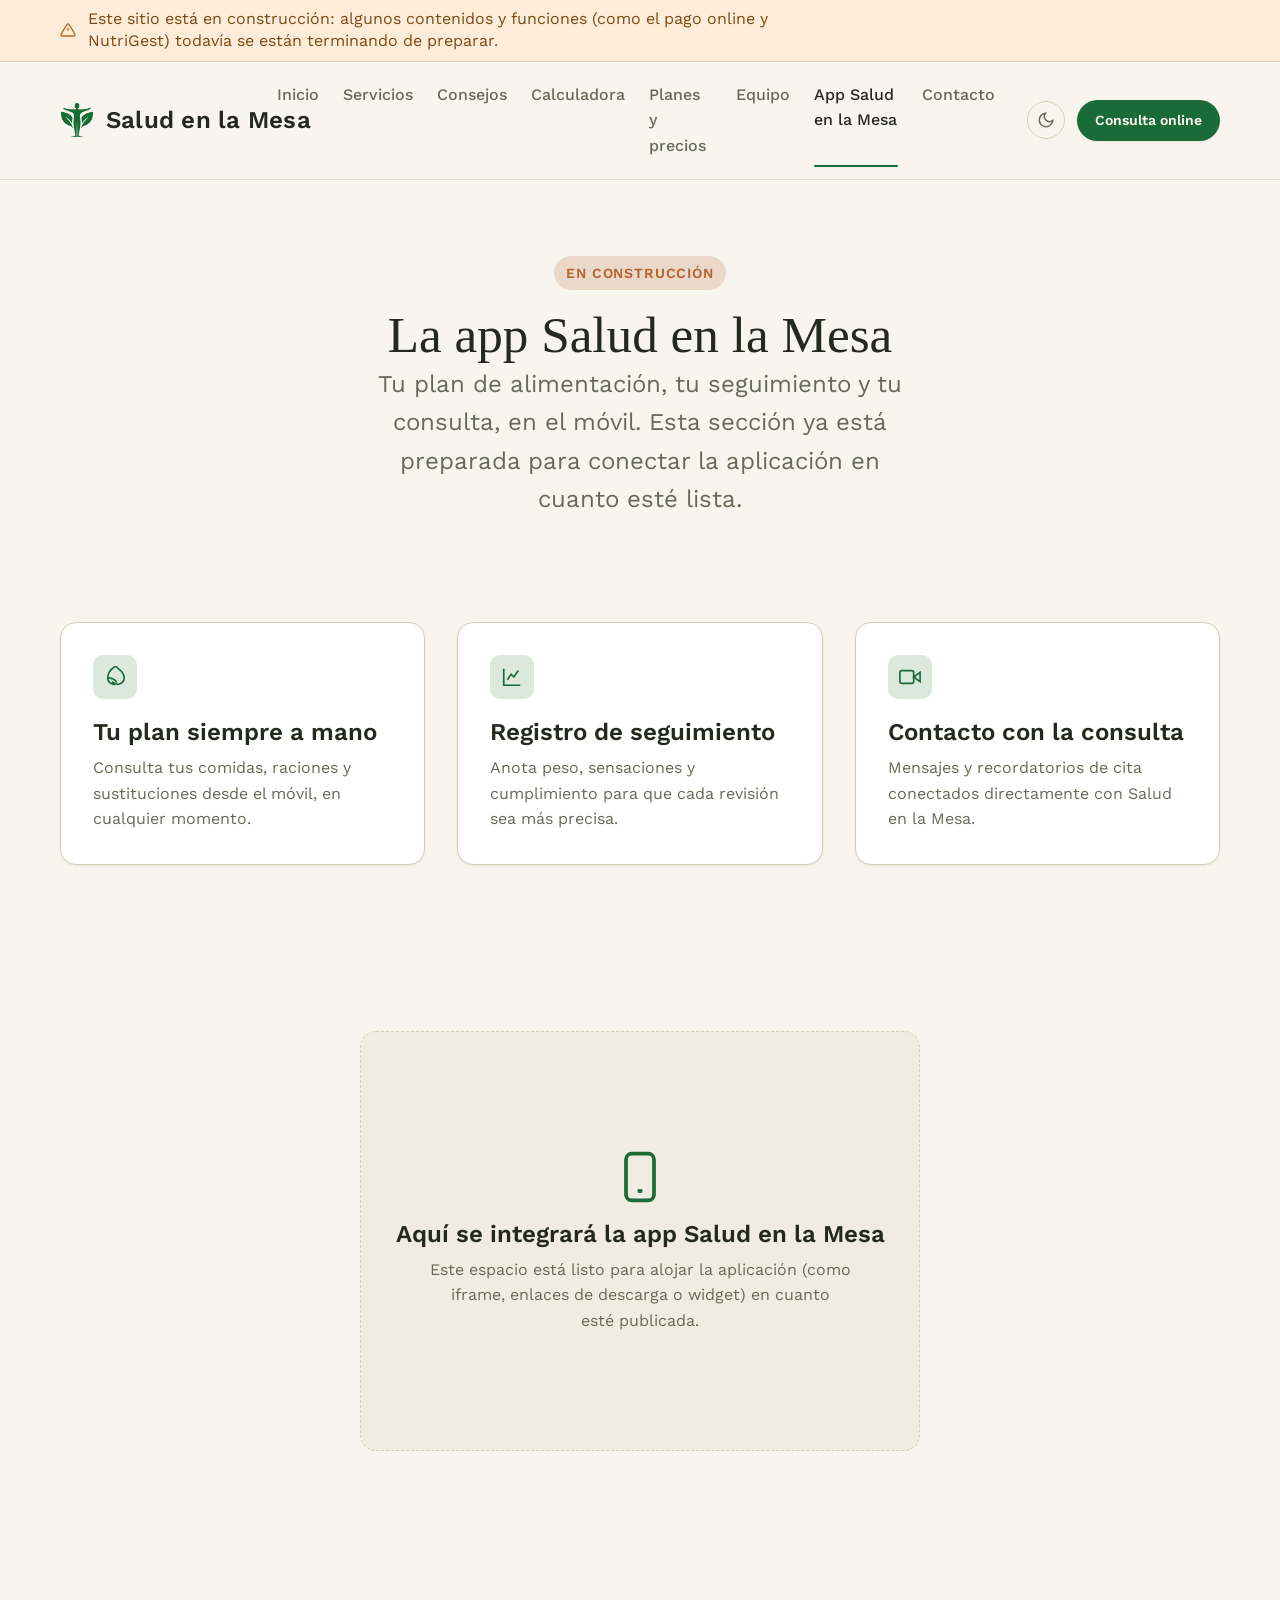
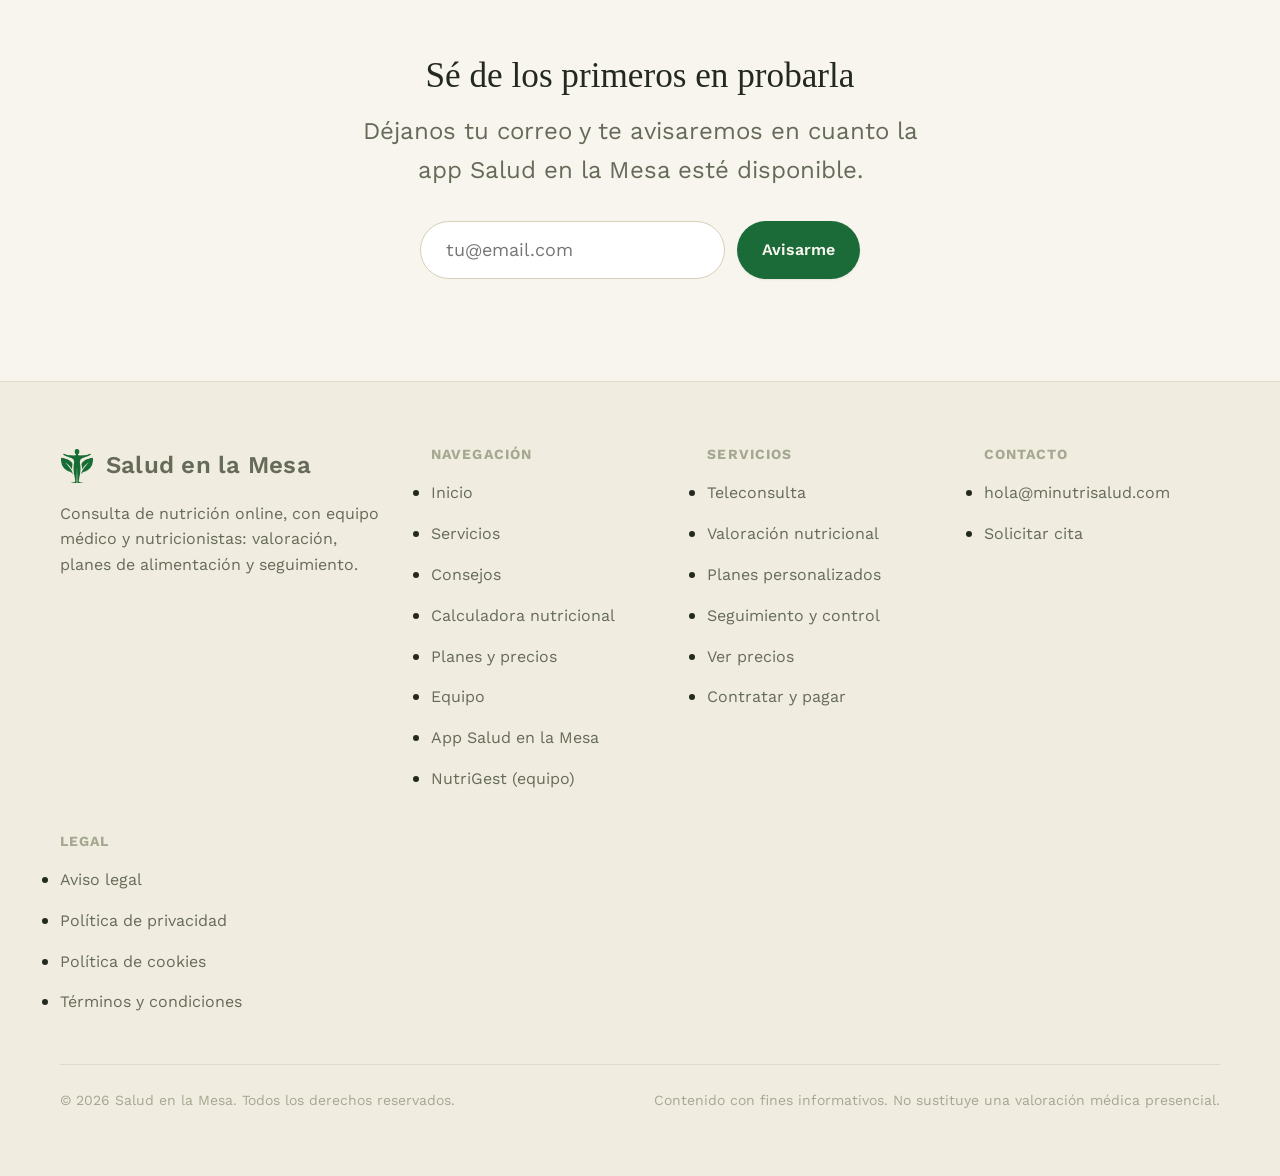
<file: app.html>
<!doctype html>
<html lang="es">
<head>
  <meta charset="UTF-8" />
  <meta http-equiv="refresh" content="0; url=index.html#/app" />
  <title>Salud en la Mesa</title>
  <script>window.location.replace('index.html#/app');</script>
</head>
<body>
  <p>Redirigiendo a <a href="index.html#/app">index.html#/app</a>…</p>
</body>
</html>
</file>
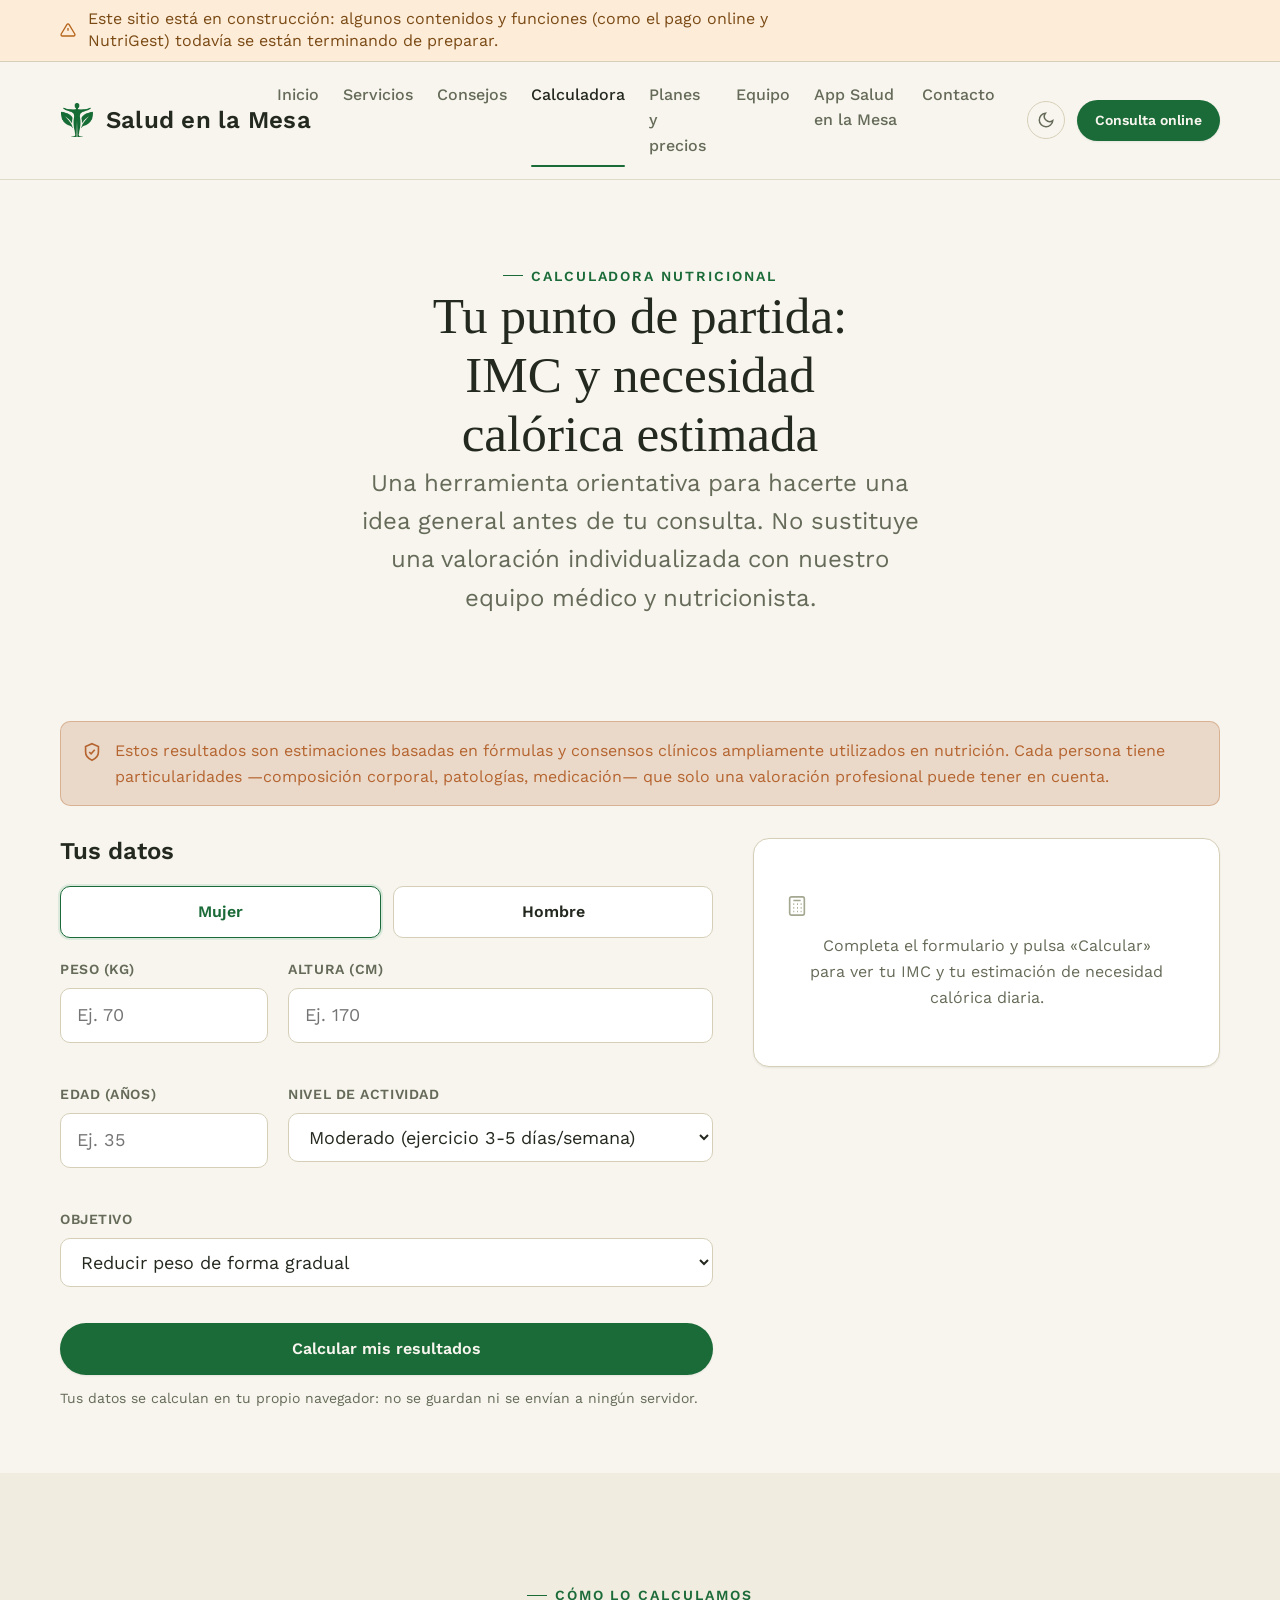
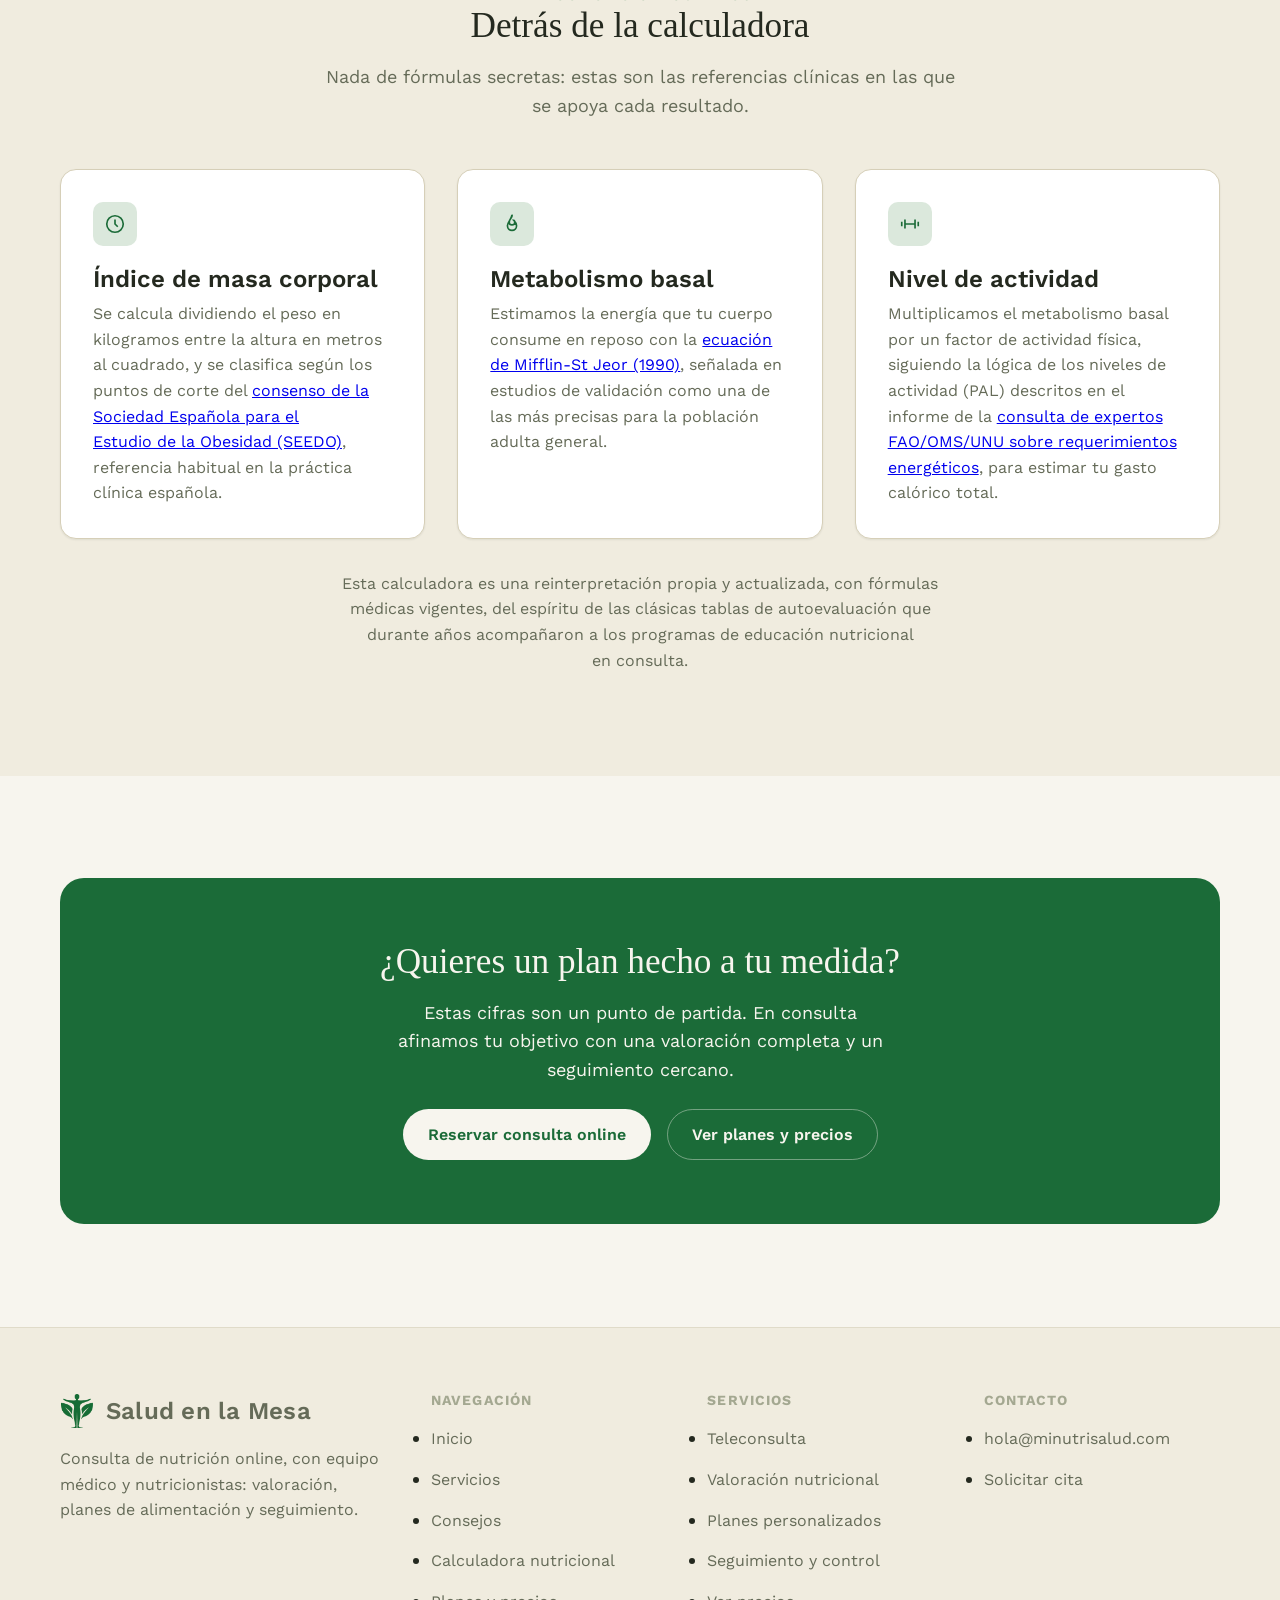
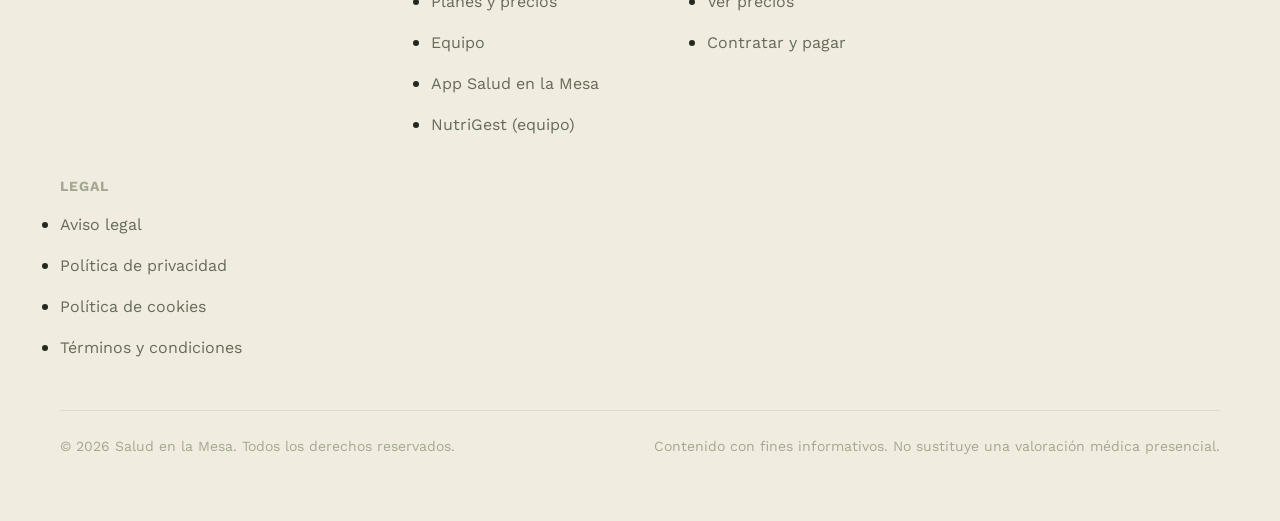
<file: calculadora.html>
<!doctype html>
<html lang="es">
<head>
  <meta charset="UTF-8" />
  <meta http-equiv="refresh" content="0; url=index.html#/calculadora" />
  <title>Salud en la Mesa</title>
  <script>window.location.replace('index.html#/calculadora');</script>
</head>
<body>
  <p>Redirigiendo a <a href="index.html#/calculadora">index.html#/calculadora</a>…</p>
</body>
</html>
</file>
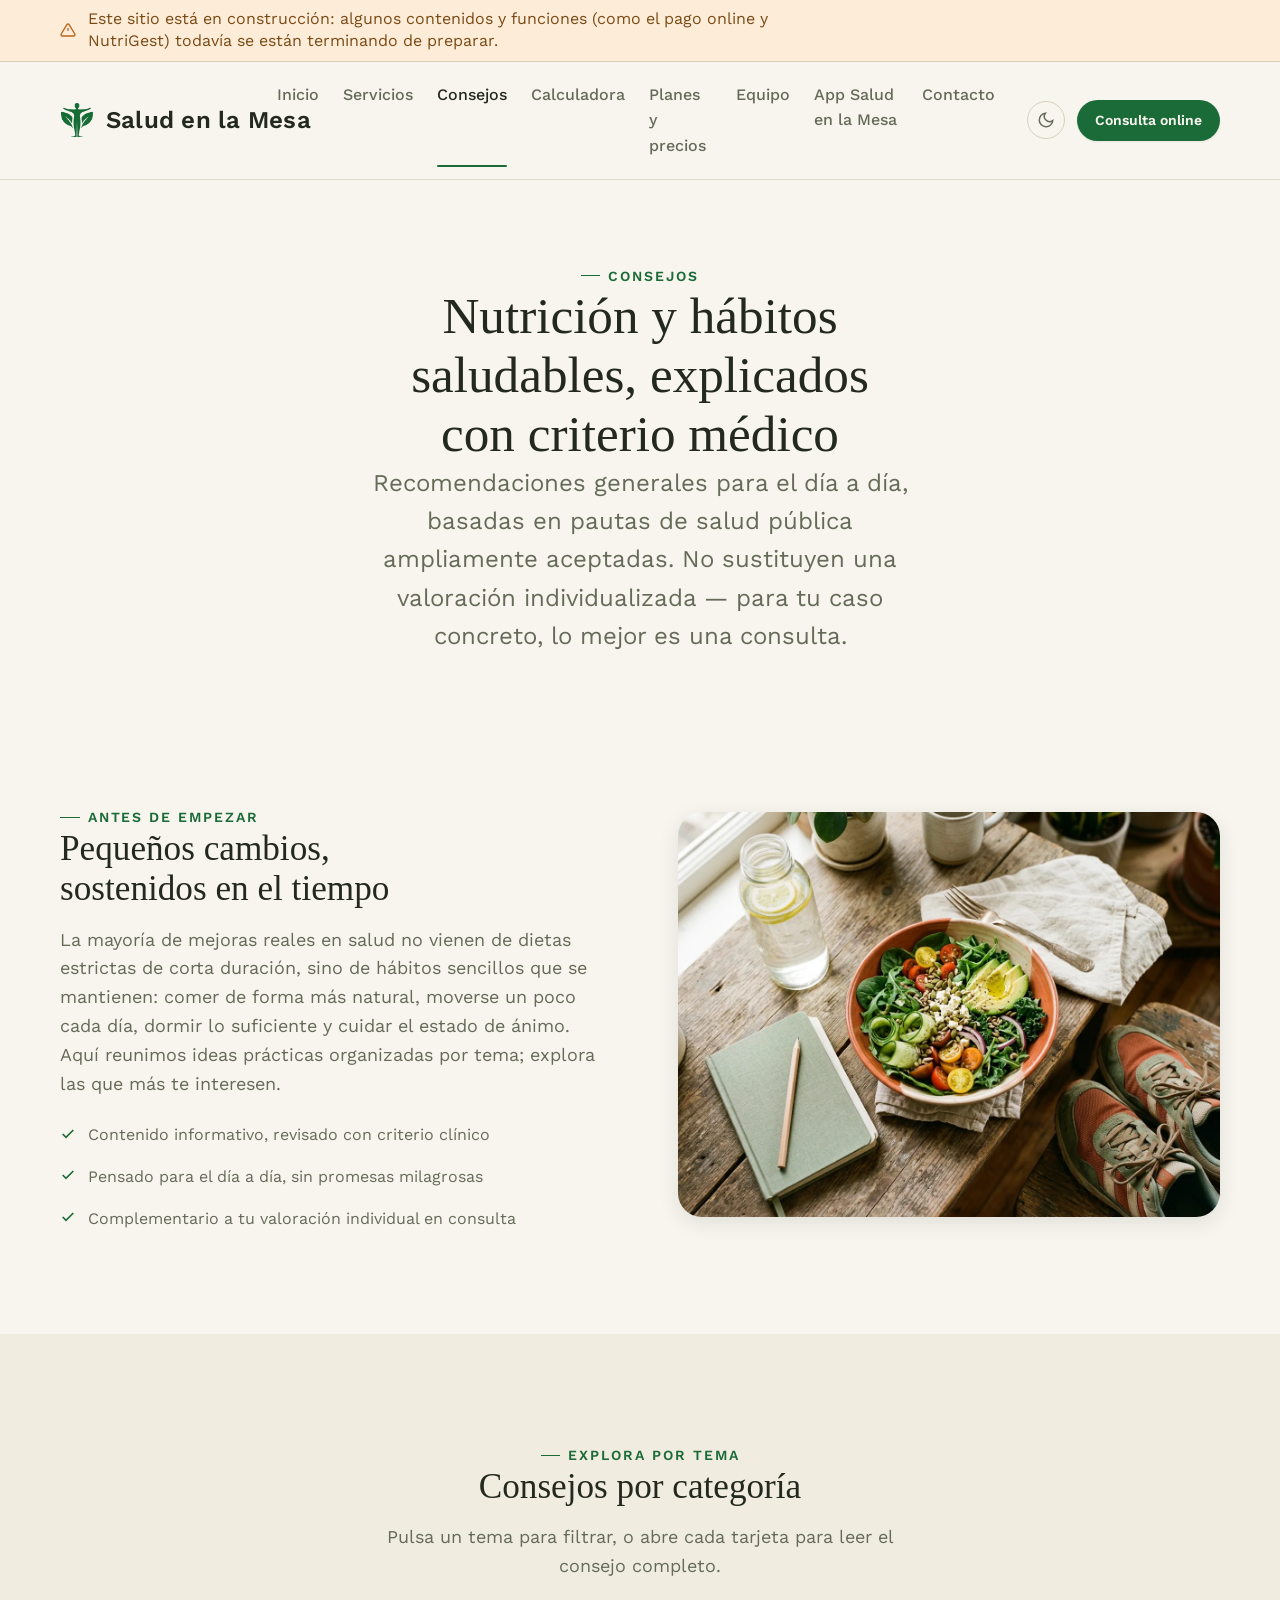
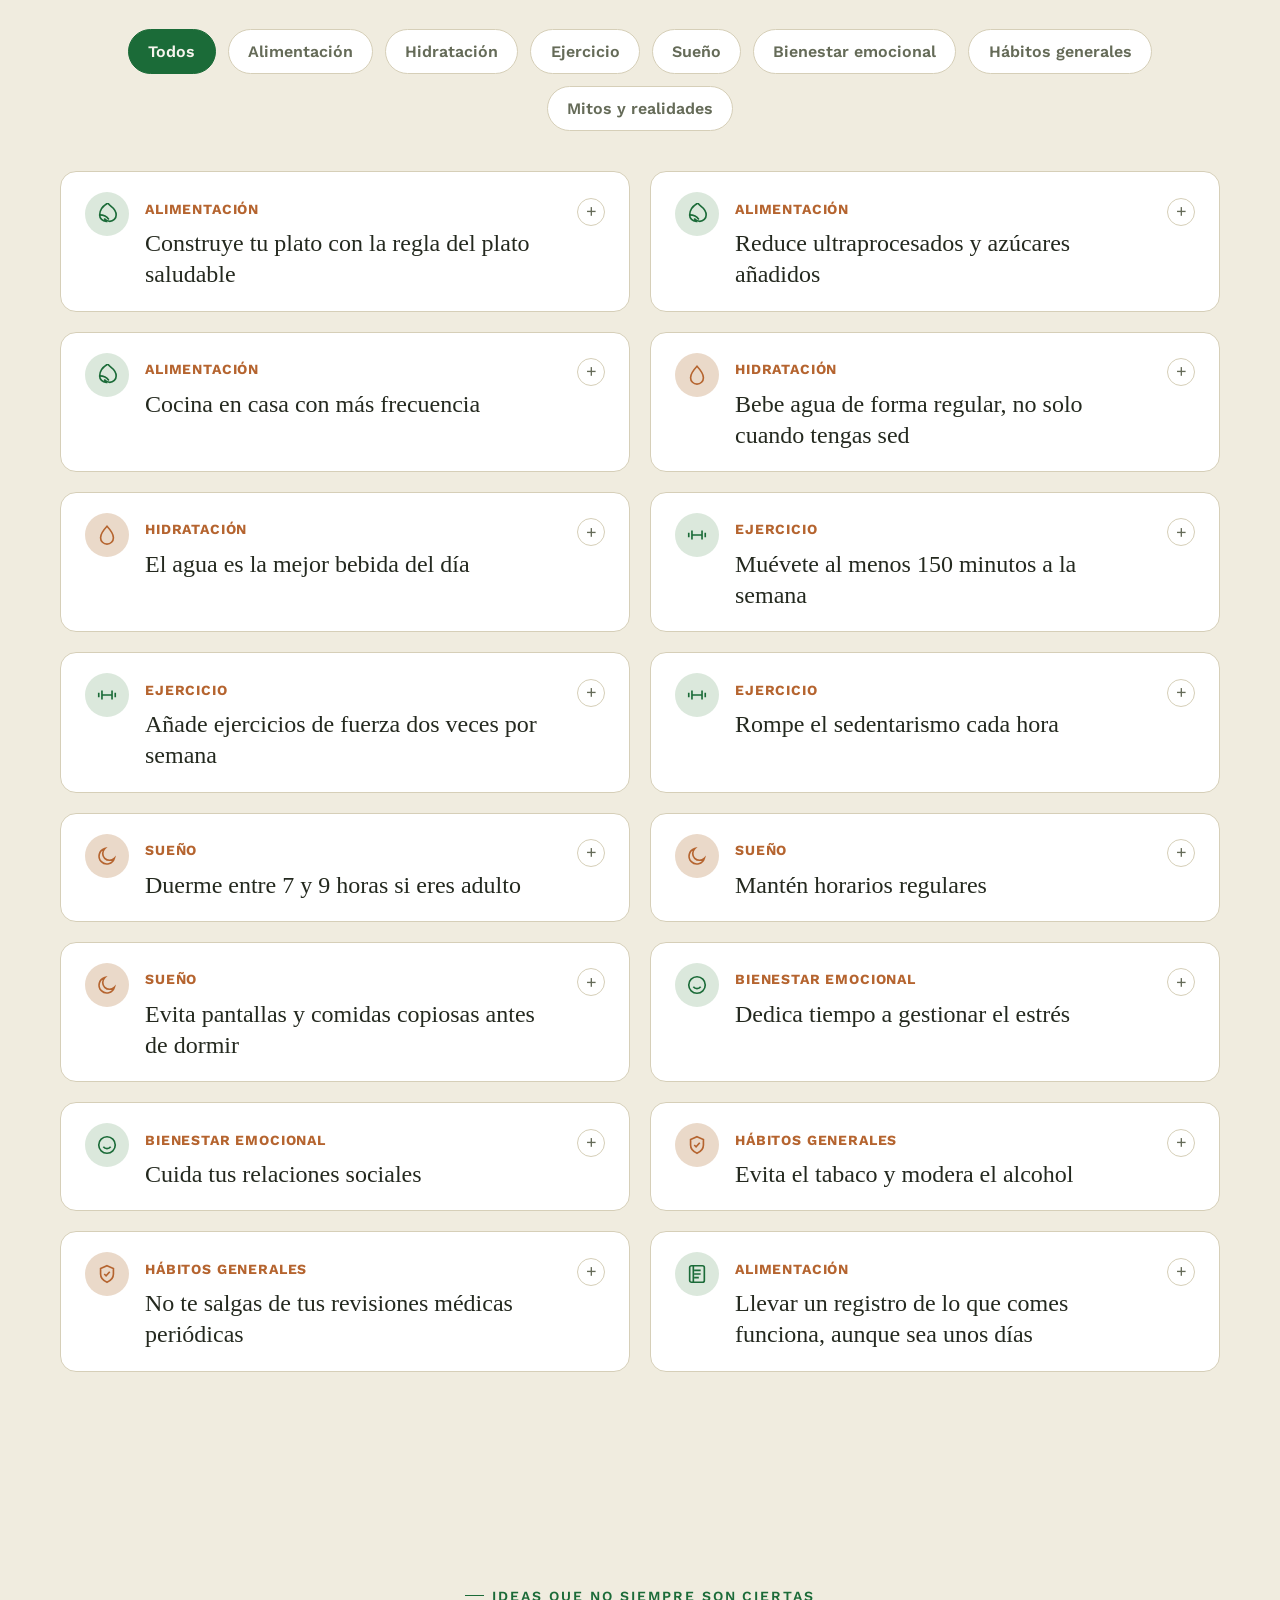
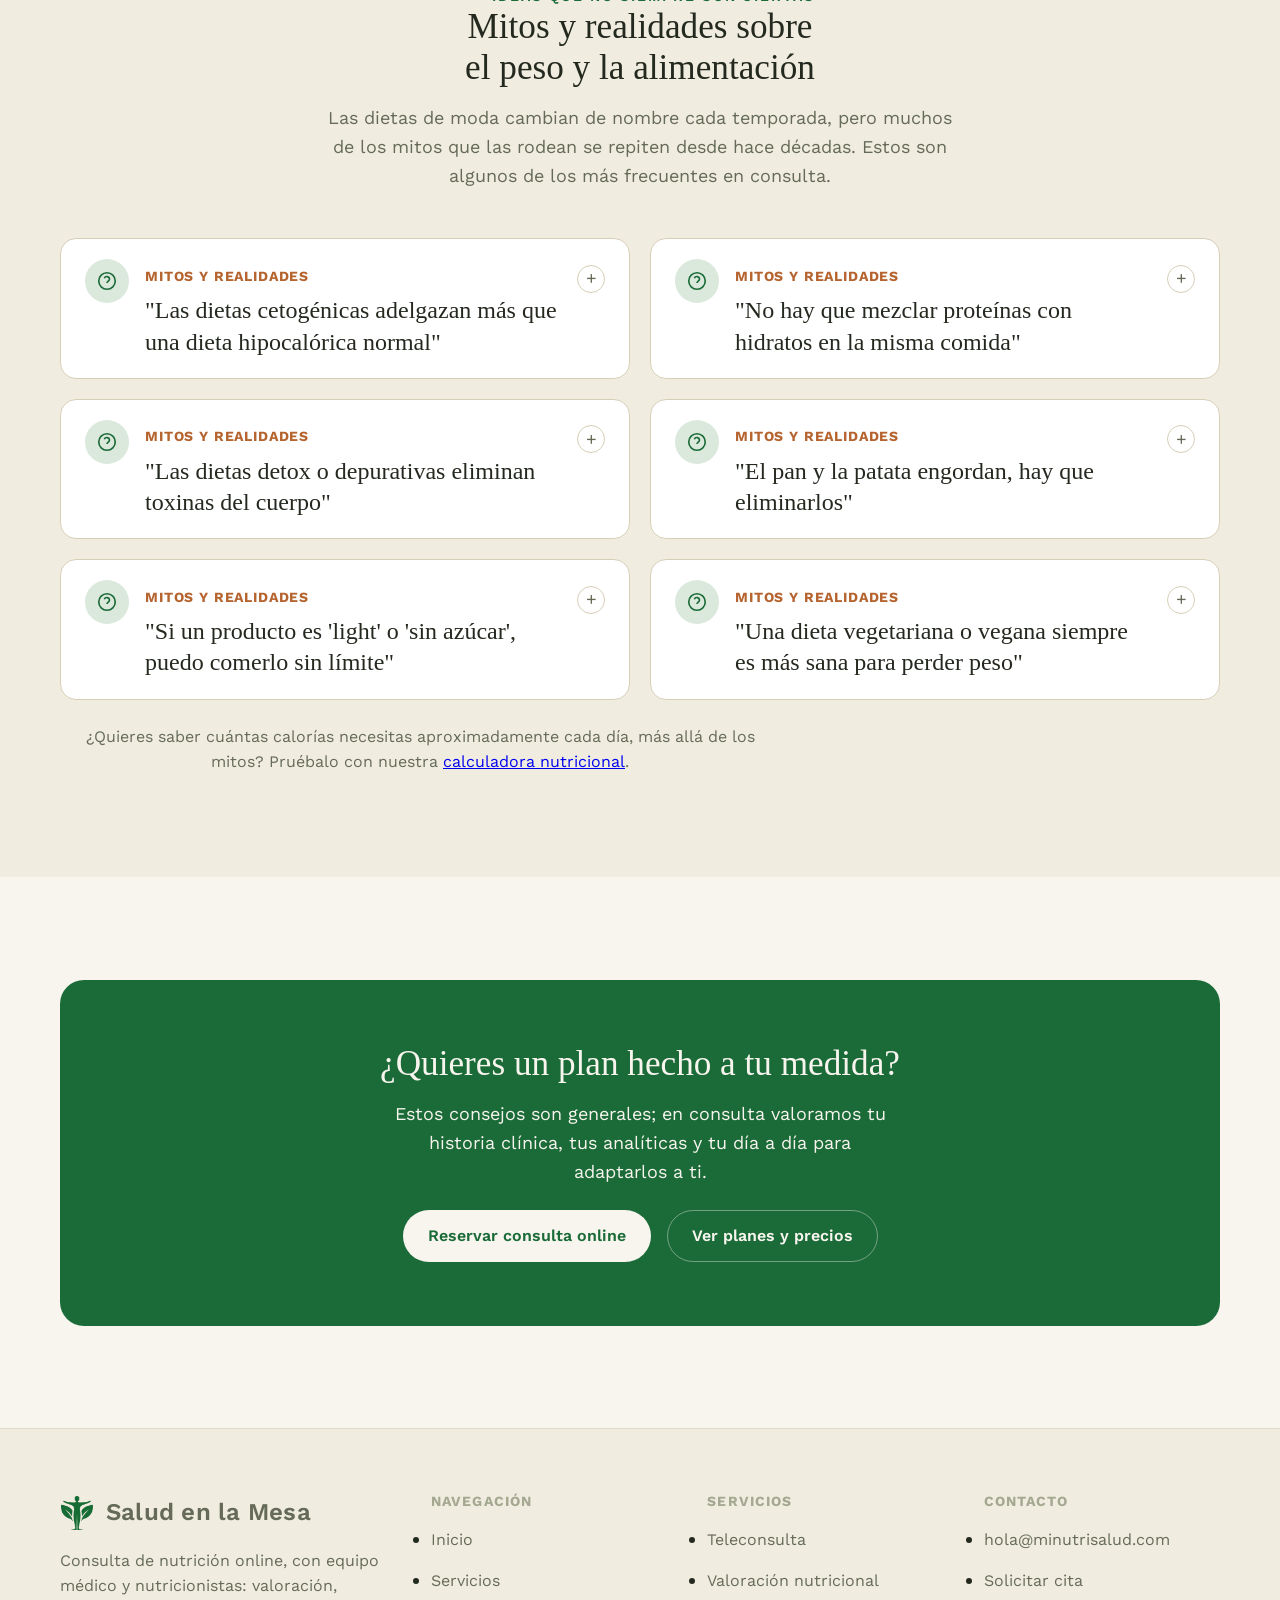
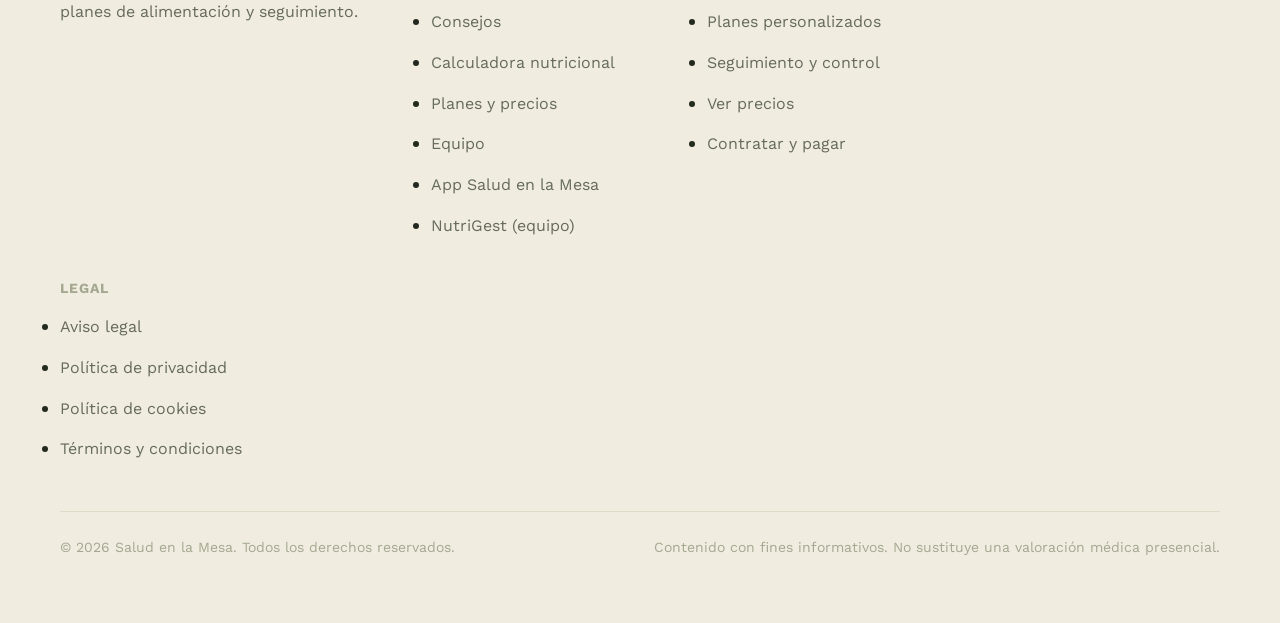
<file: consejos.html>
<!doctype html>
<html lang="es">
<head>
  <meta charset="UTF-8" />
  <meta http-equiv="refresh" content="0; url=index.html#/consejos" />
  <title>Salud en la Mesa</title>
  <script>window.location.replace('index.html#/consejos');</script>
</head>
<body>
  <p>Redirigiendo a <a href="index.html#/consejos">index.html#/consejos</a>…</p>
</body>
</html>
</file>
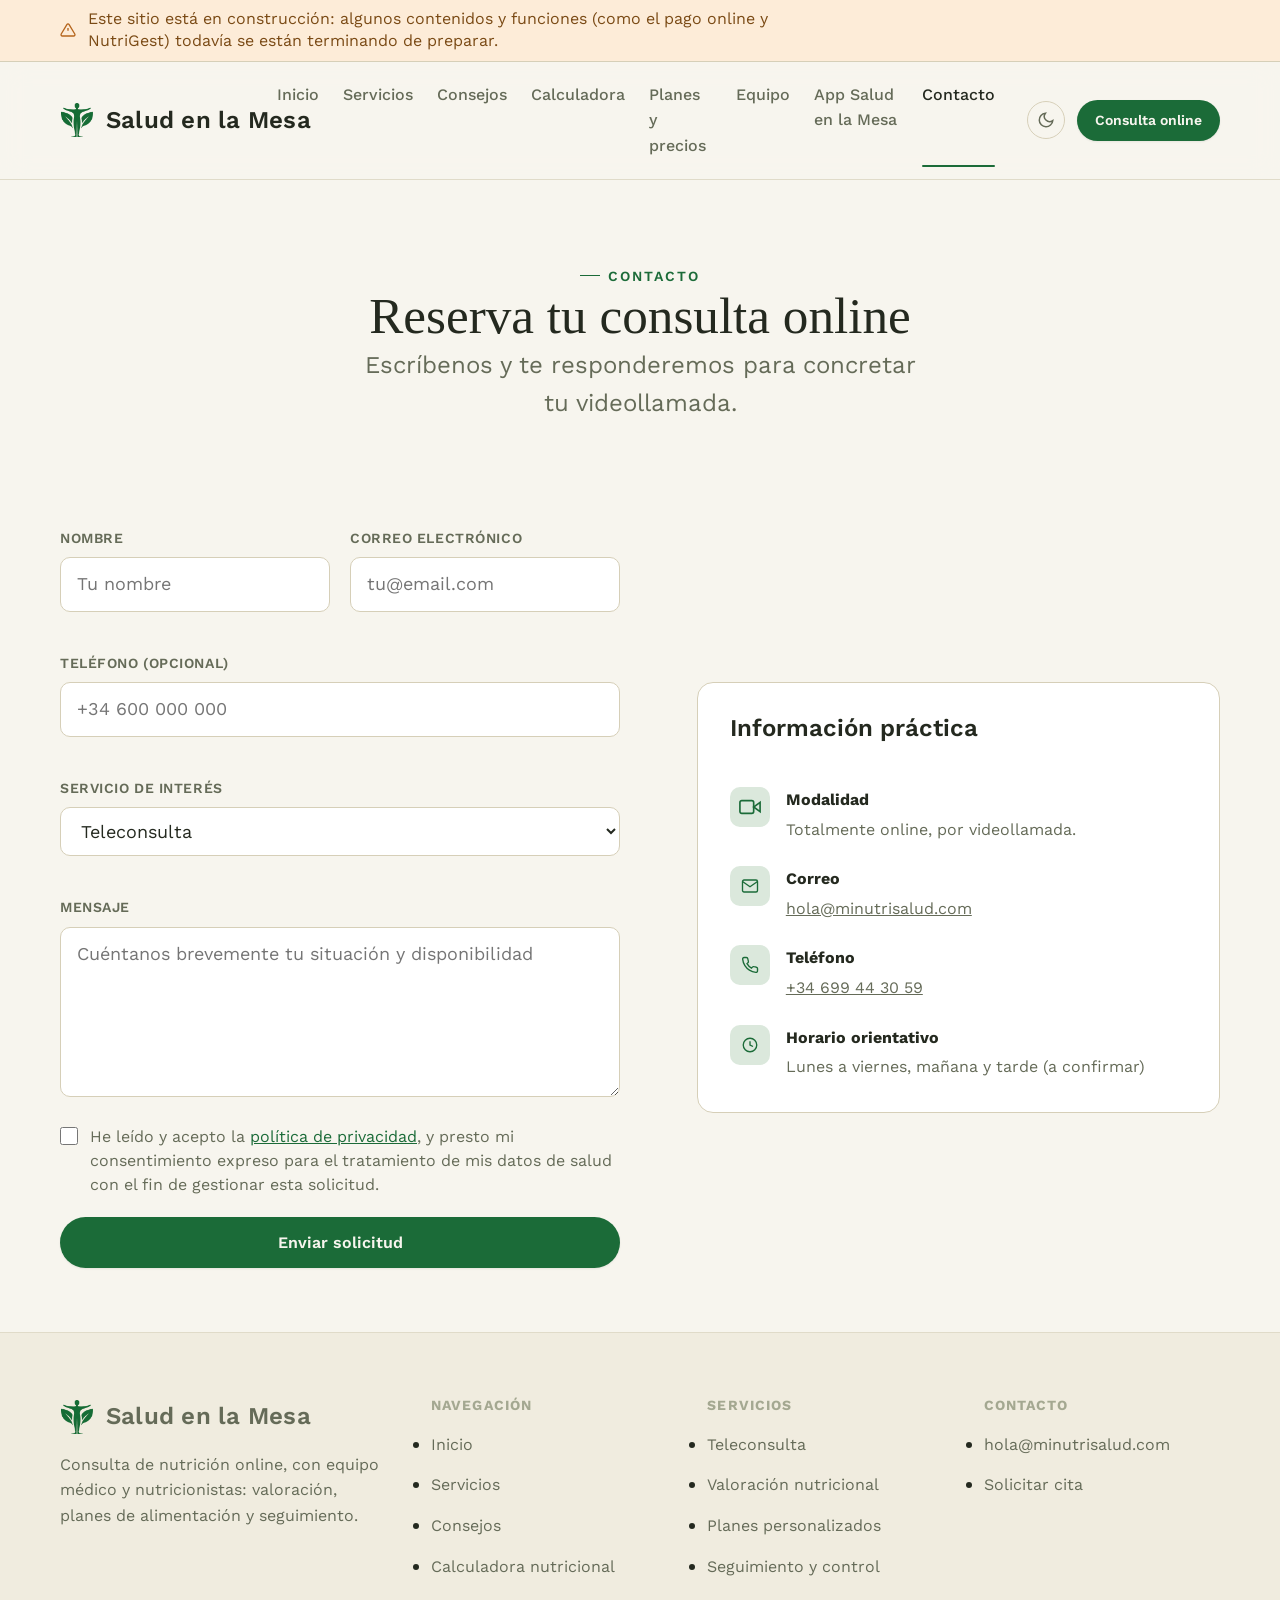
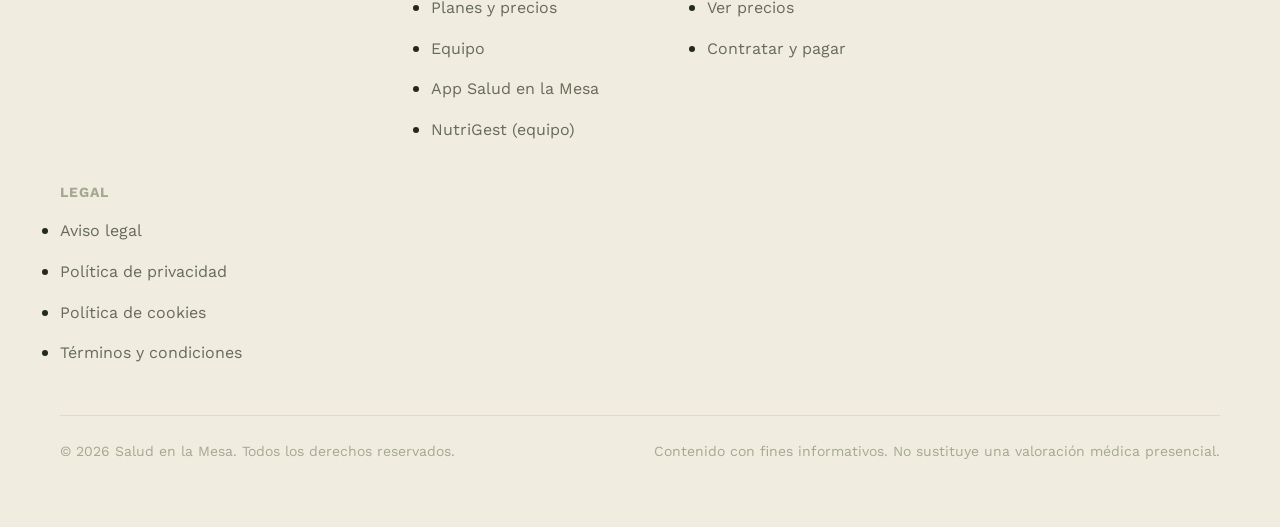
<file: contacto.html>
<!doctype html>
<html lang="es">
<head>
  <meta charset="UTF-8" />
  <meta http-equiv="refresh" content="0; url=index.html#/contacto" />
  <title>Salud en la Mesa</title>
  <script>window.location.replace('index.html#/contacto');</script>
</head>
<body>
  <p>Redirigiendo a <a href="index.html#/contacto">index.html#/contacto</a>…</p>
</body>
</html>
</file>
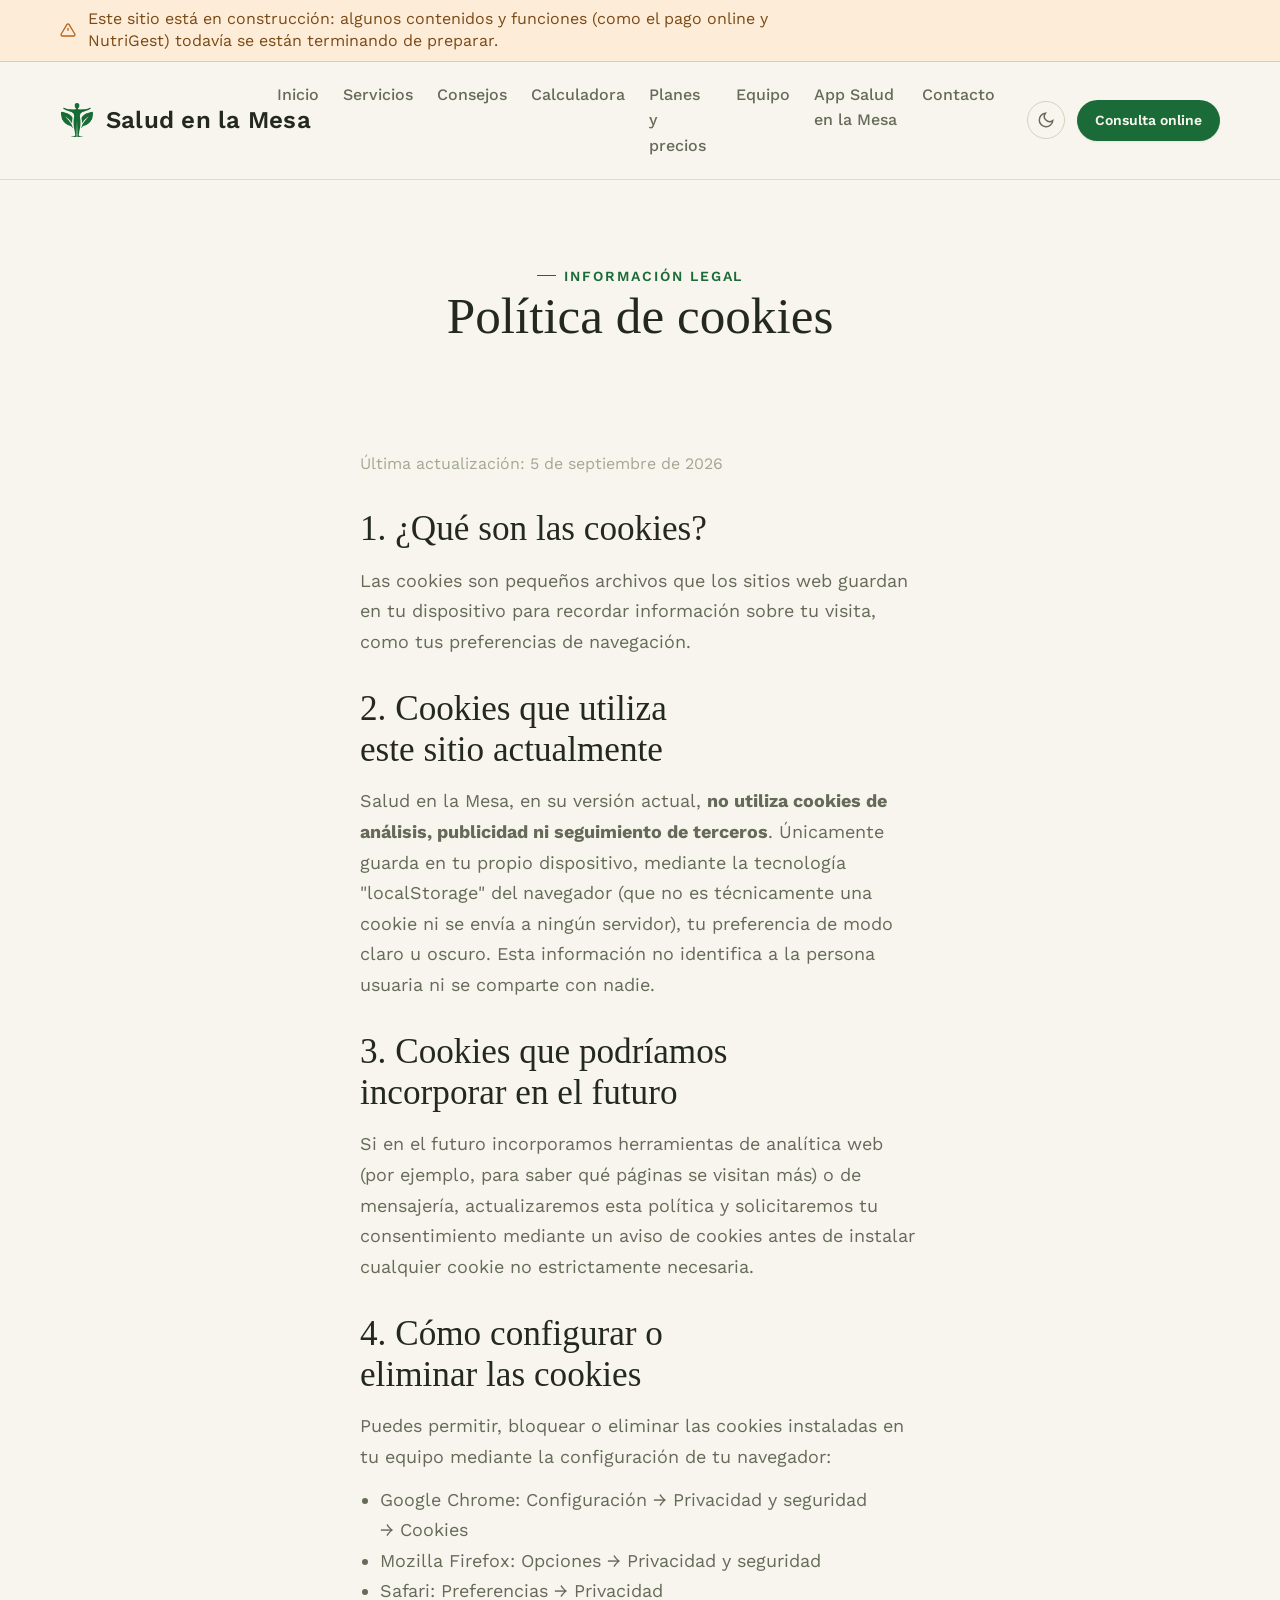
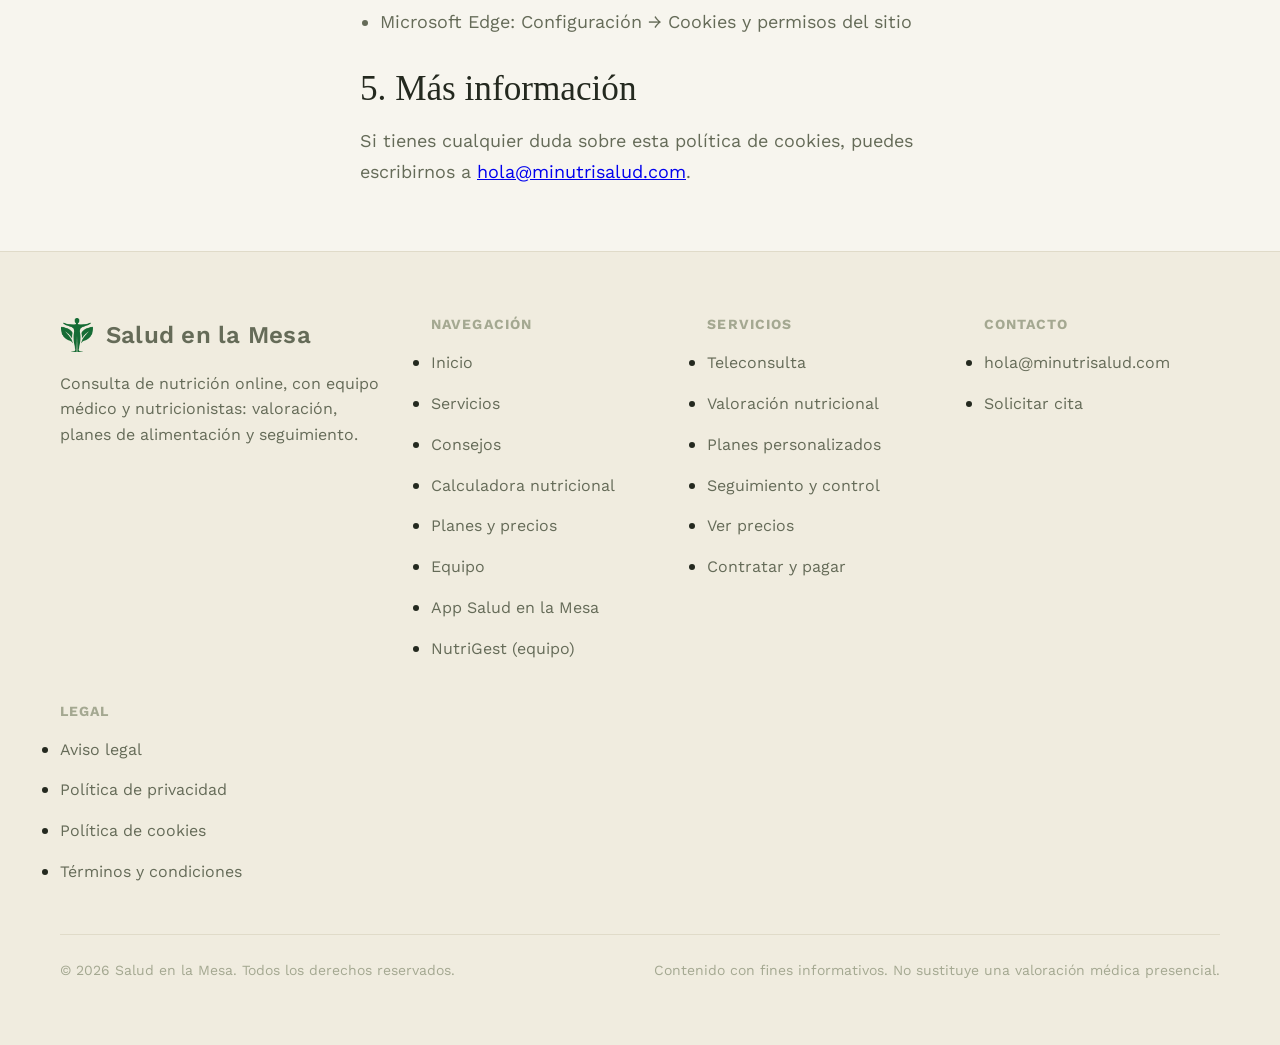
<file: cookies.html>
<!doctype html>
<html lang="es">
<head>
  <meta charset="UTF-8" />
  <meta http-equiv="refresh" content="0; url=index.html#/cookies" />
  <title>Salud en la Mesa</title>
  <script>window.location.replace('index.html#/cookies');</script>
</head>
<body>
  <p>Redirigiendo a <a href="index.html#/cookies">index.html#/cookies</a>…</p>
</body>
</html>
</file>
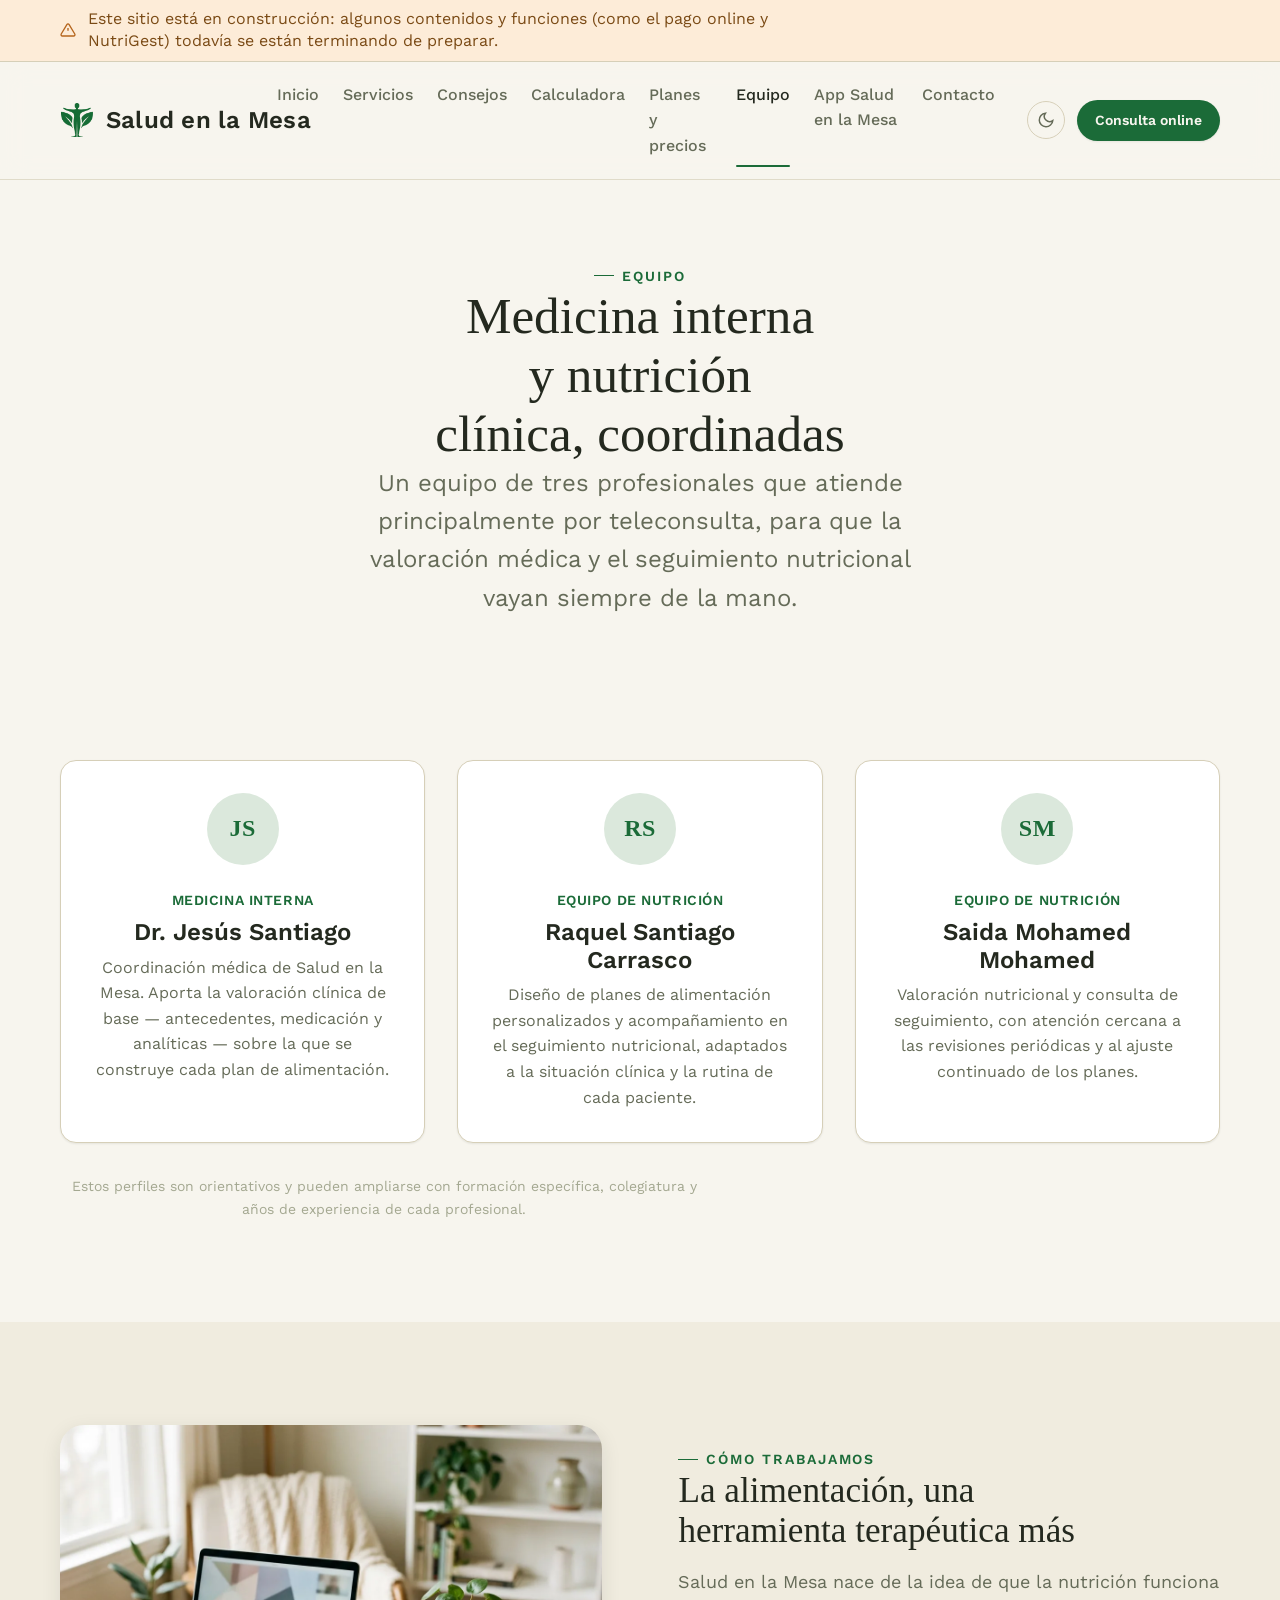
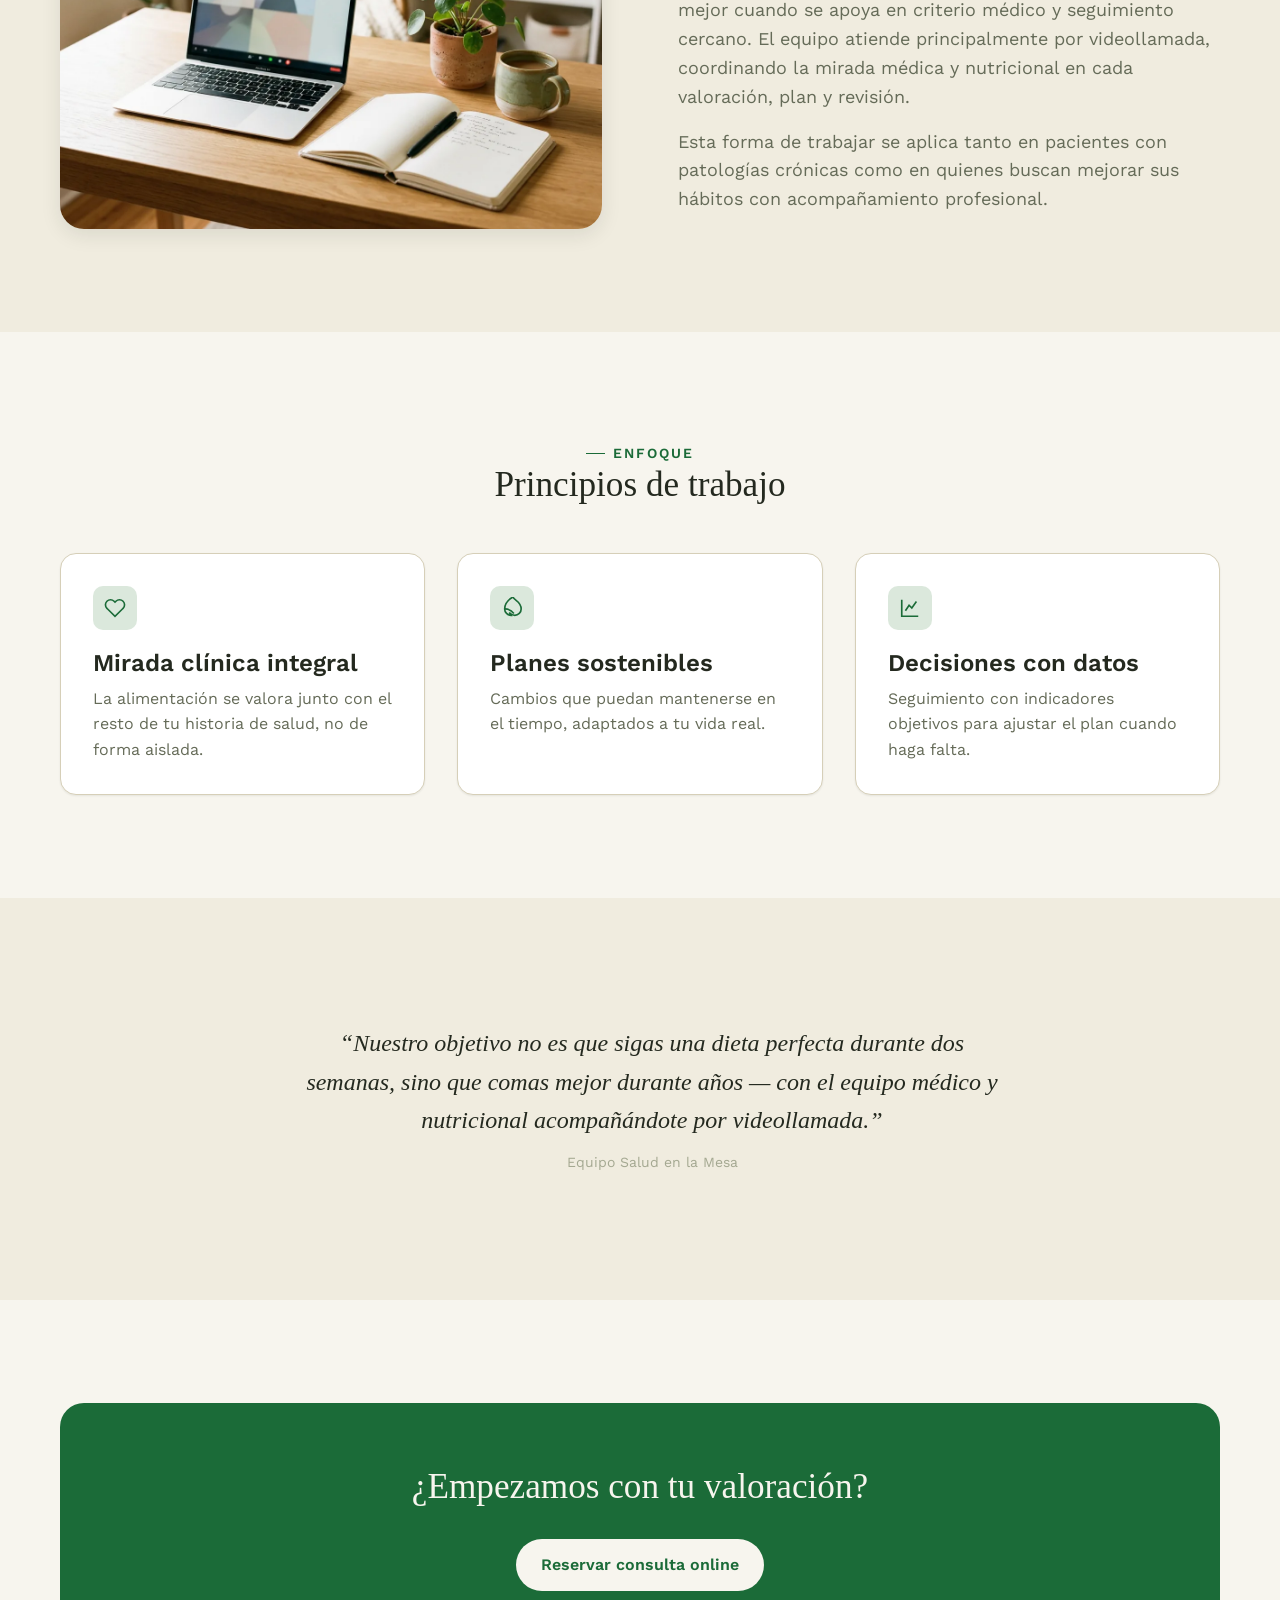
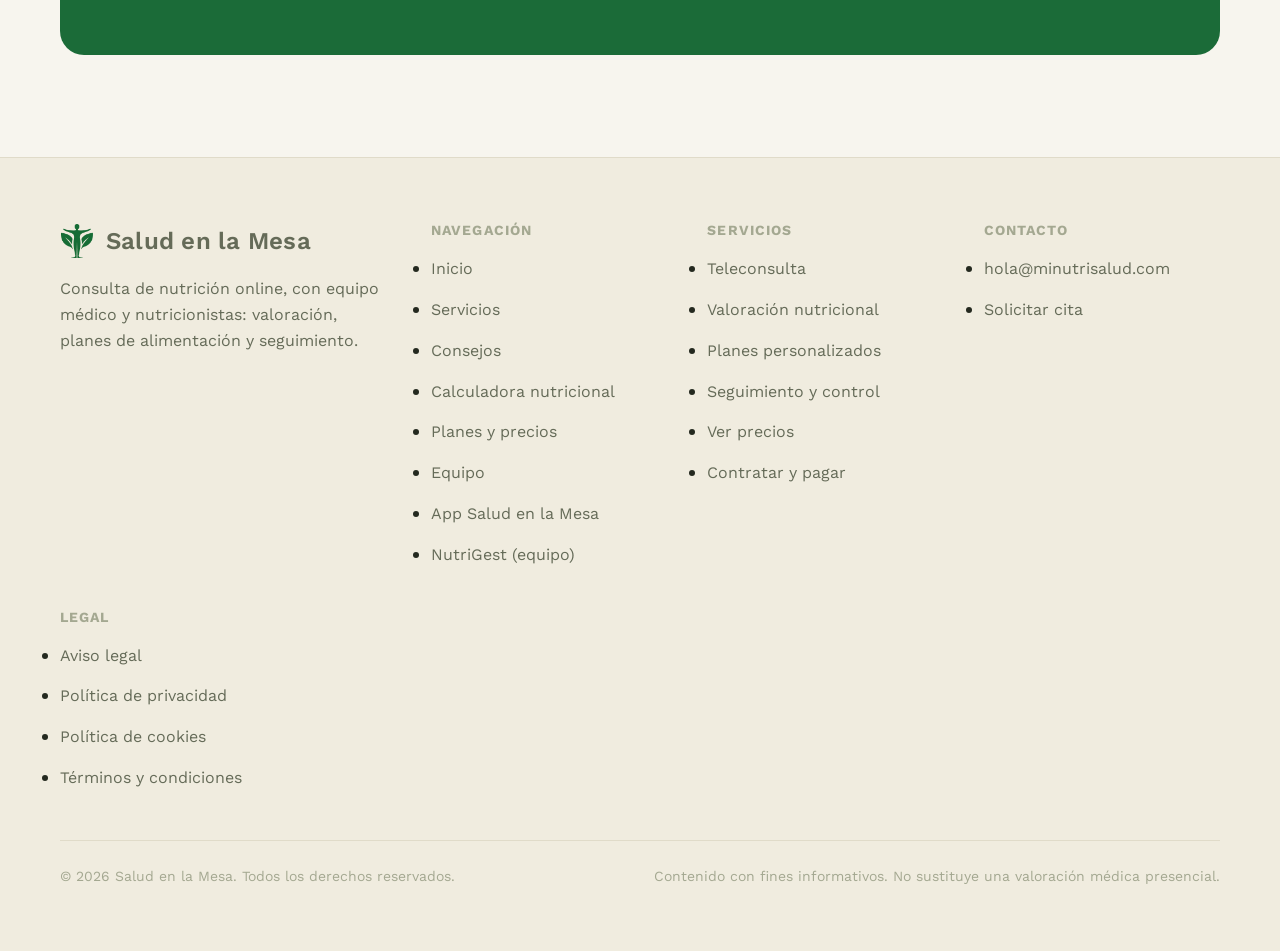
<file: equipo.html>
<!doctype html>
<html lang="es">
<head>
  <meta charset="UTF-8" />
  <meta http-equiv="refresh" content="0; url=index.html#/equipo" />
  <title>Salud en la Mesa</title>
  <script>window.location.replace('index.html#/equipo');</script>
</head>
<body>
  <p>Redirigiendo a <a href="index.html#/equipo">index.html#/equipo</a>…</p>
</body>
</html>
</file>
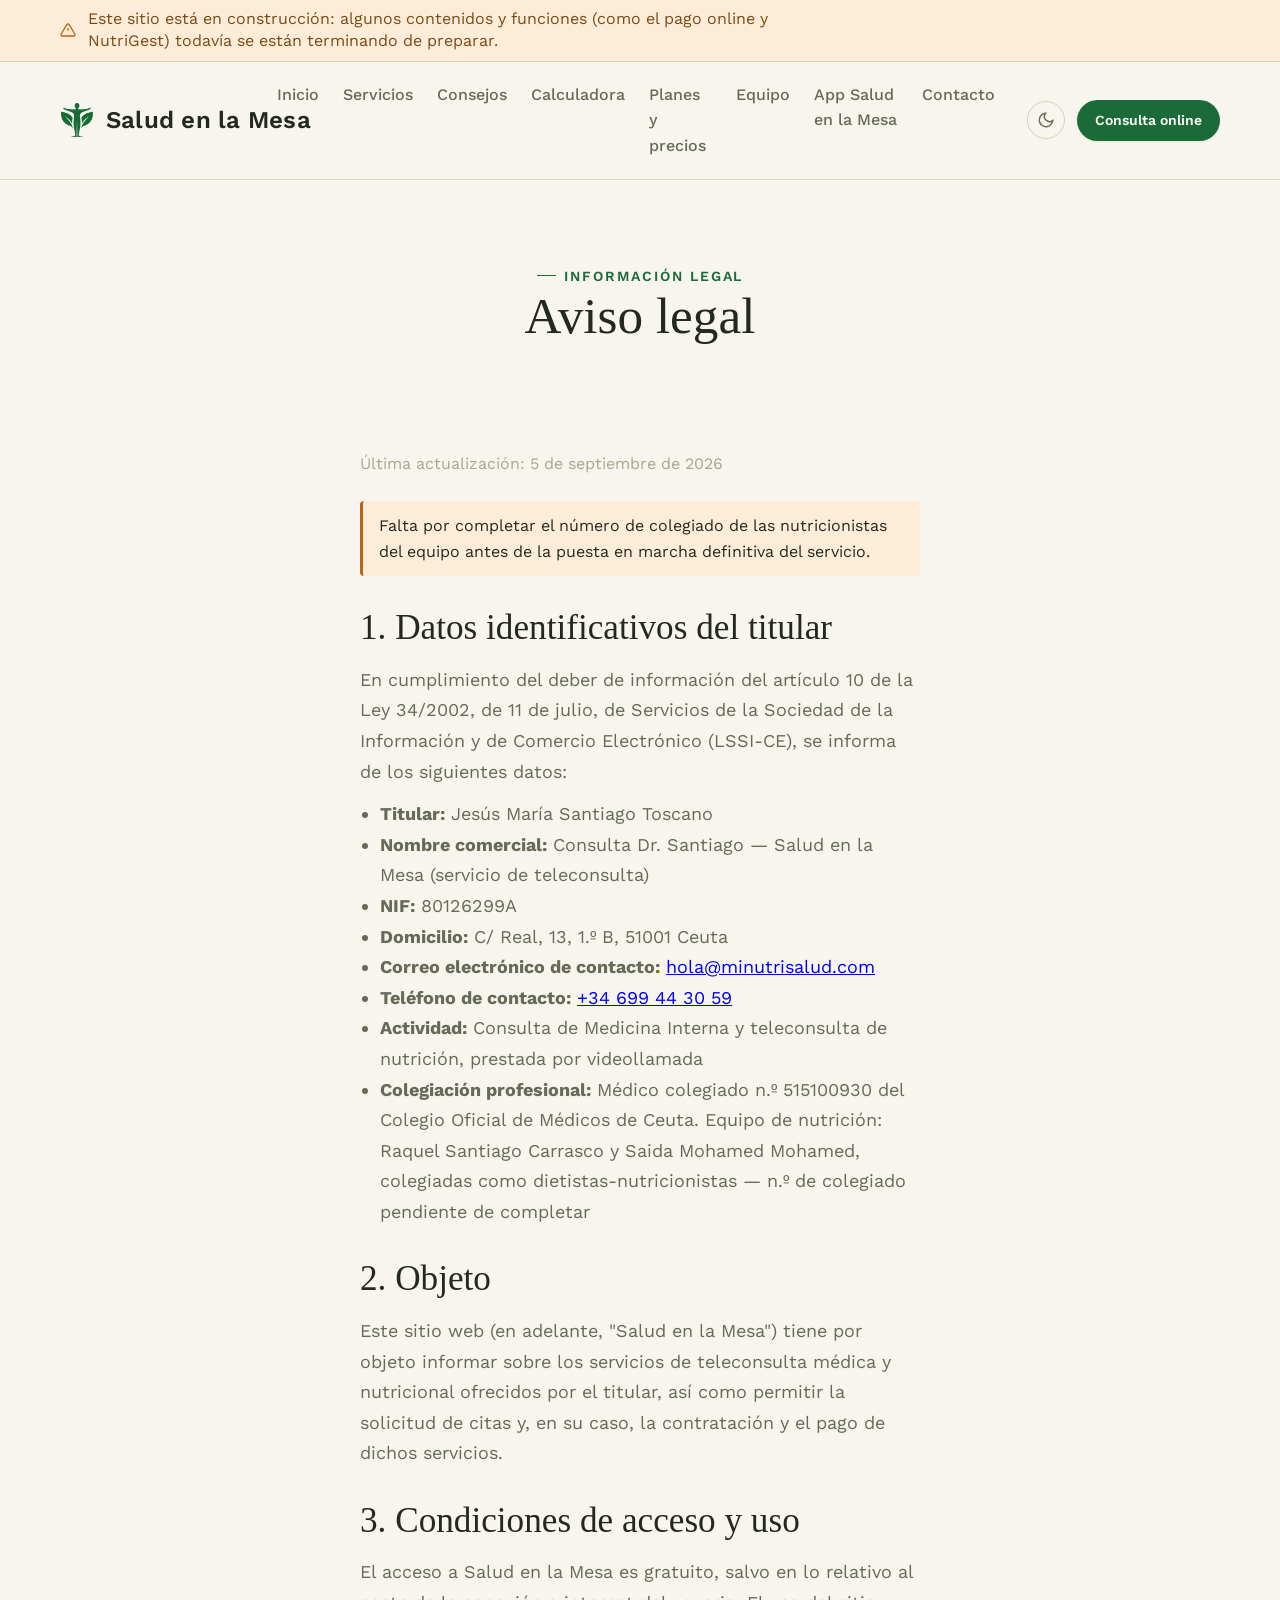
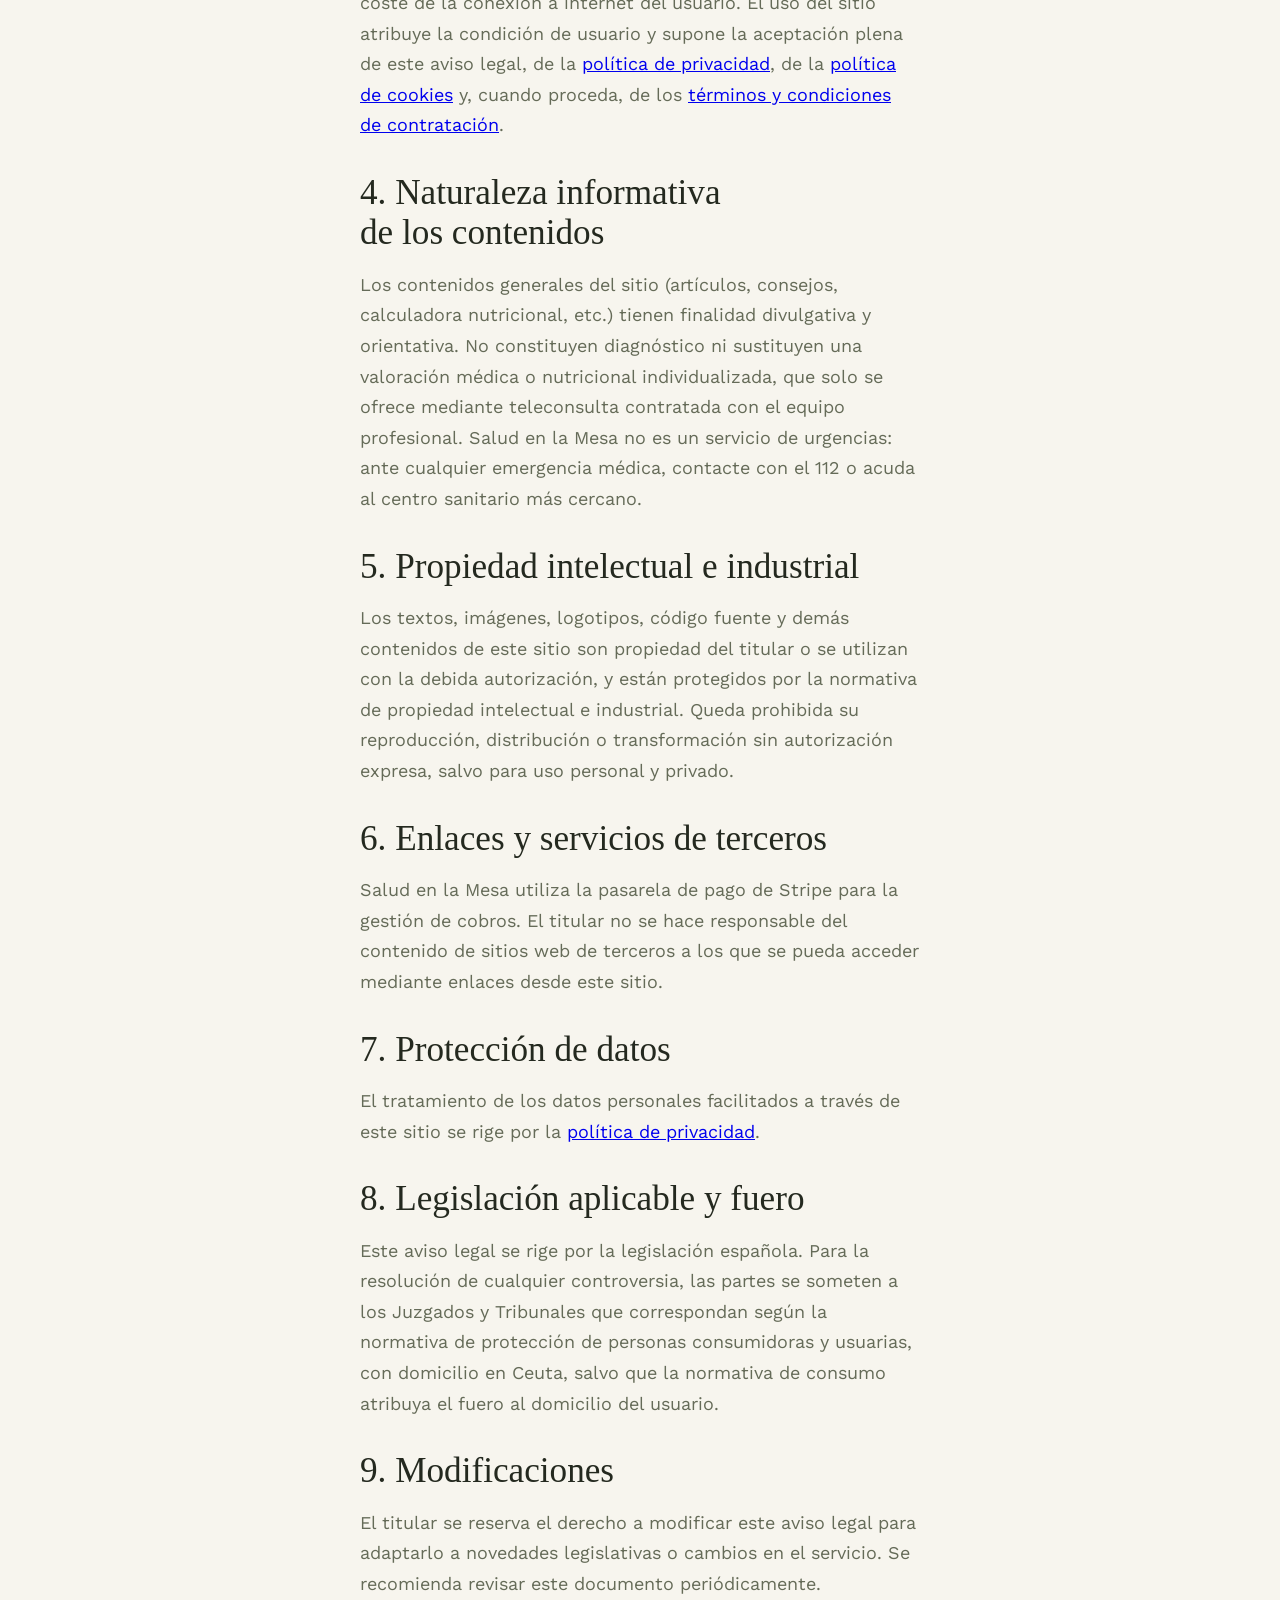
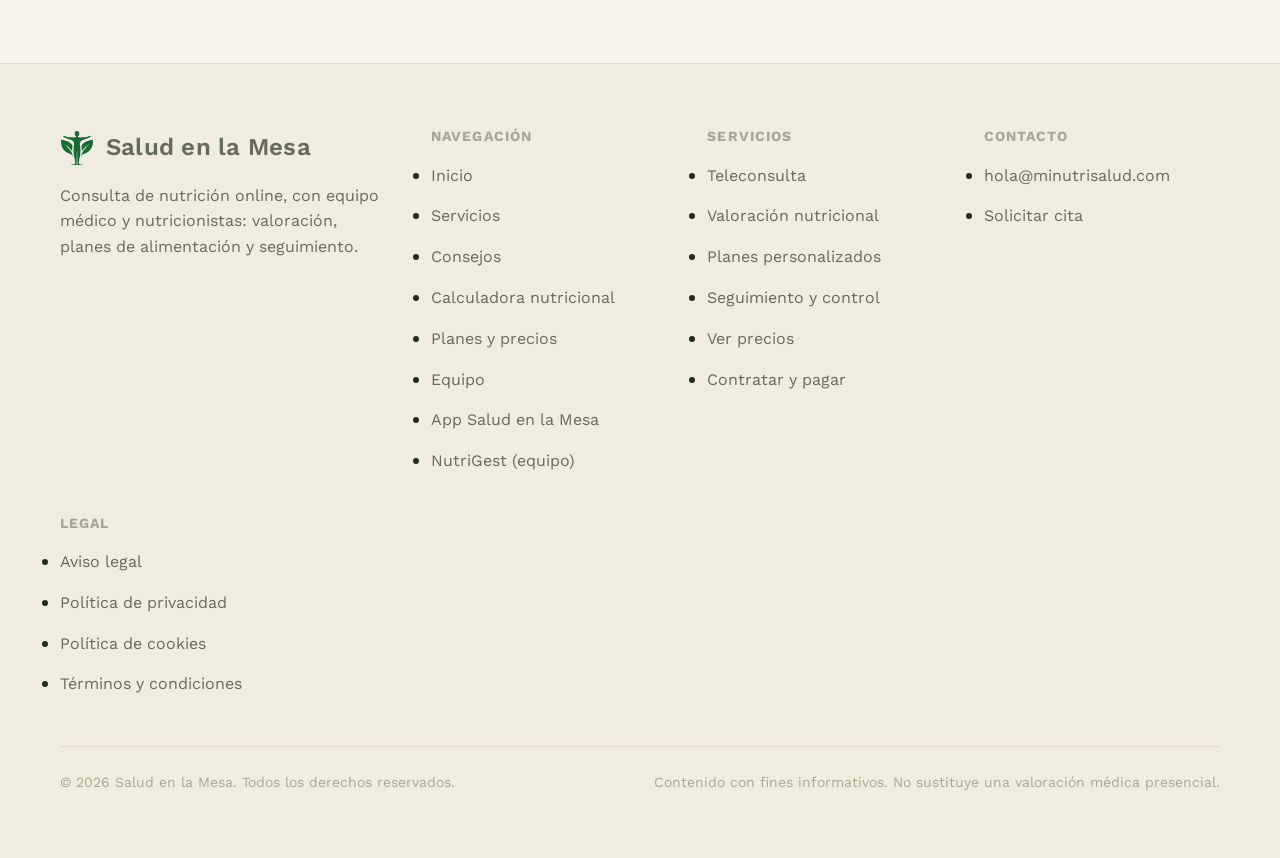
<file: legal.html>
<!doctype html>
<html lang="es">
<head>
  <meta charset="UTF-8" />
  <meta http-equiv="refresh" content="0; url=index.html#/legal" />
  <title>Salud en la Mesa</title>
  <script>window.location.replace('index.html#/legal');</script>
</head>
<body>
  <p>Redirigiendo a <a href="index.html#/legal">index.html#/legal</a>…</p>
</body>
</html>
</file>
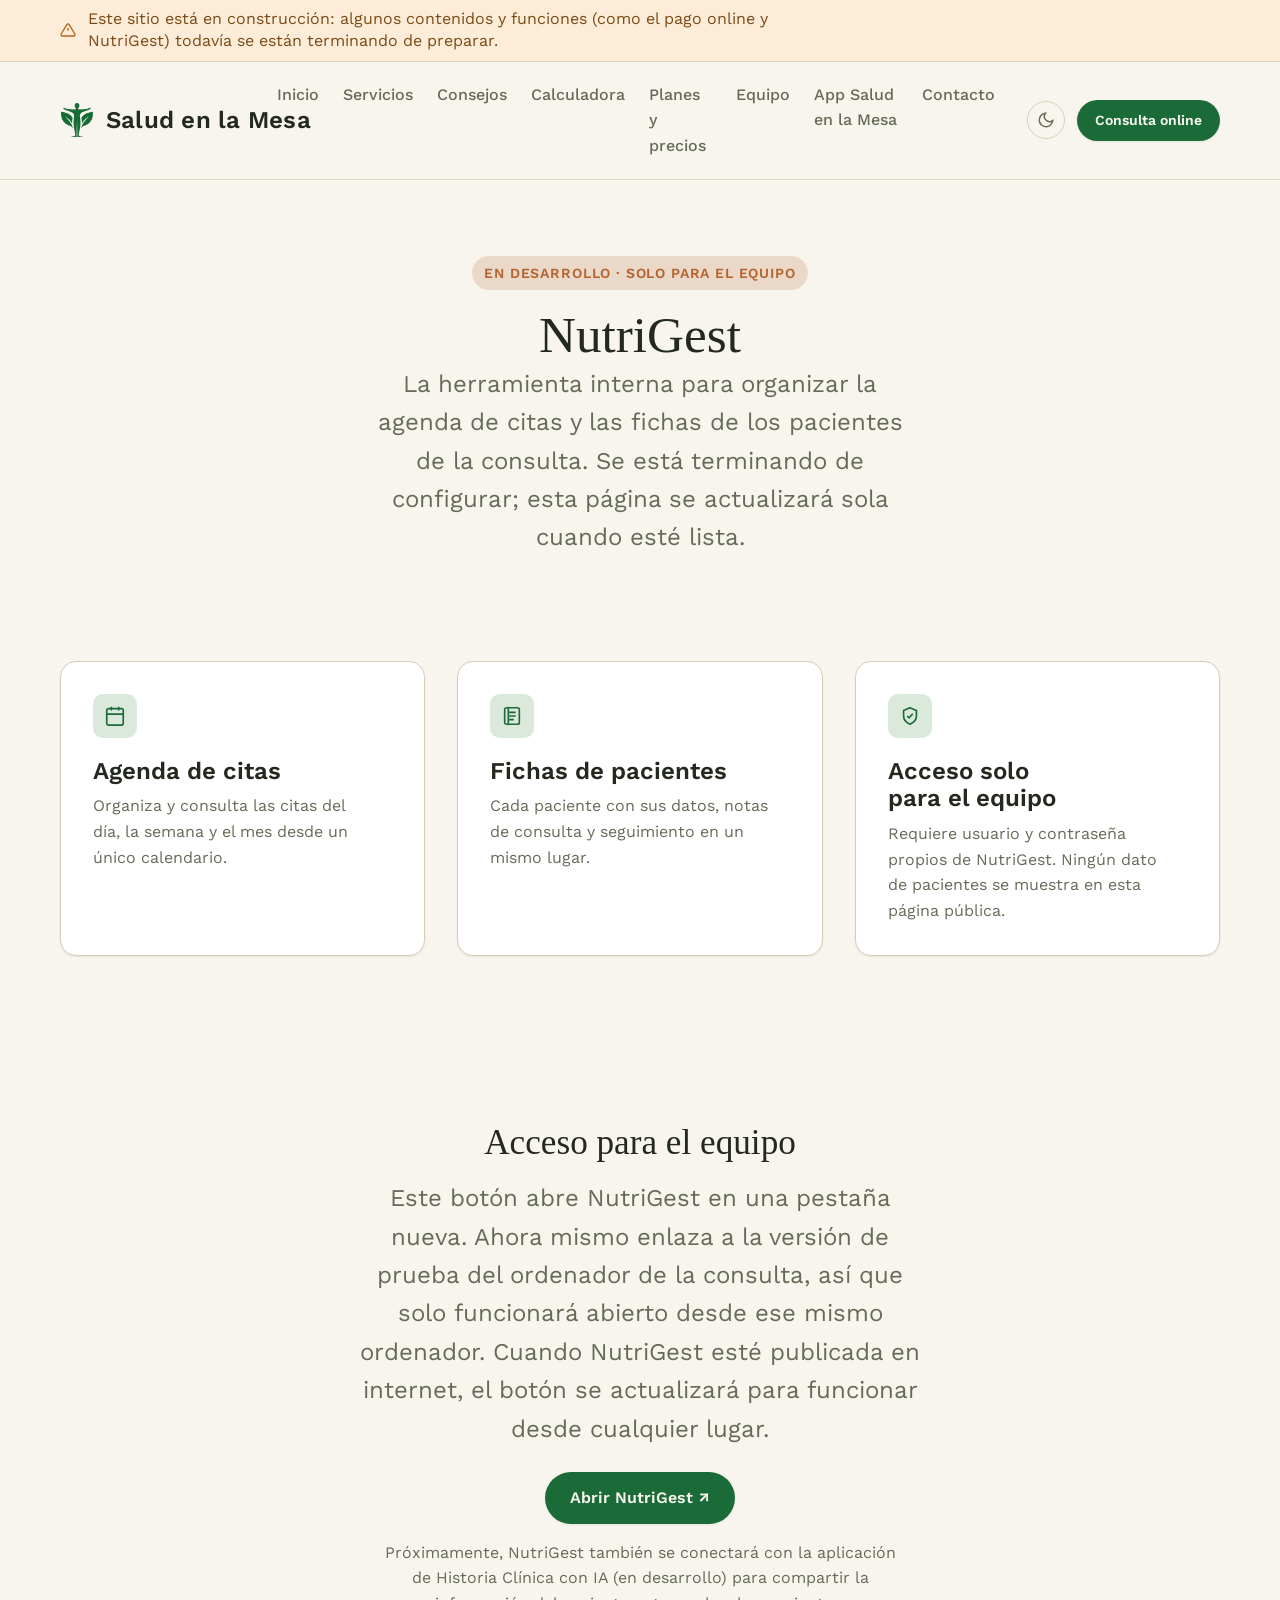
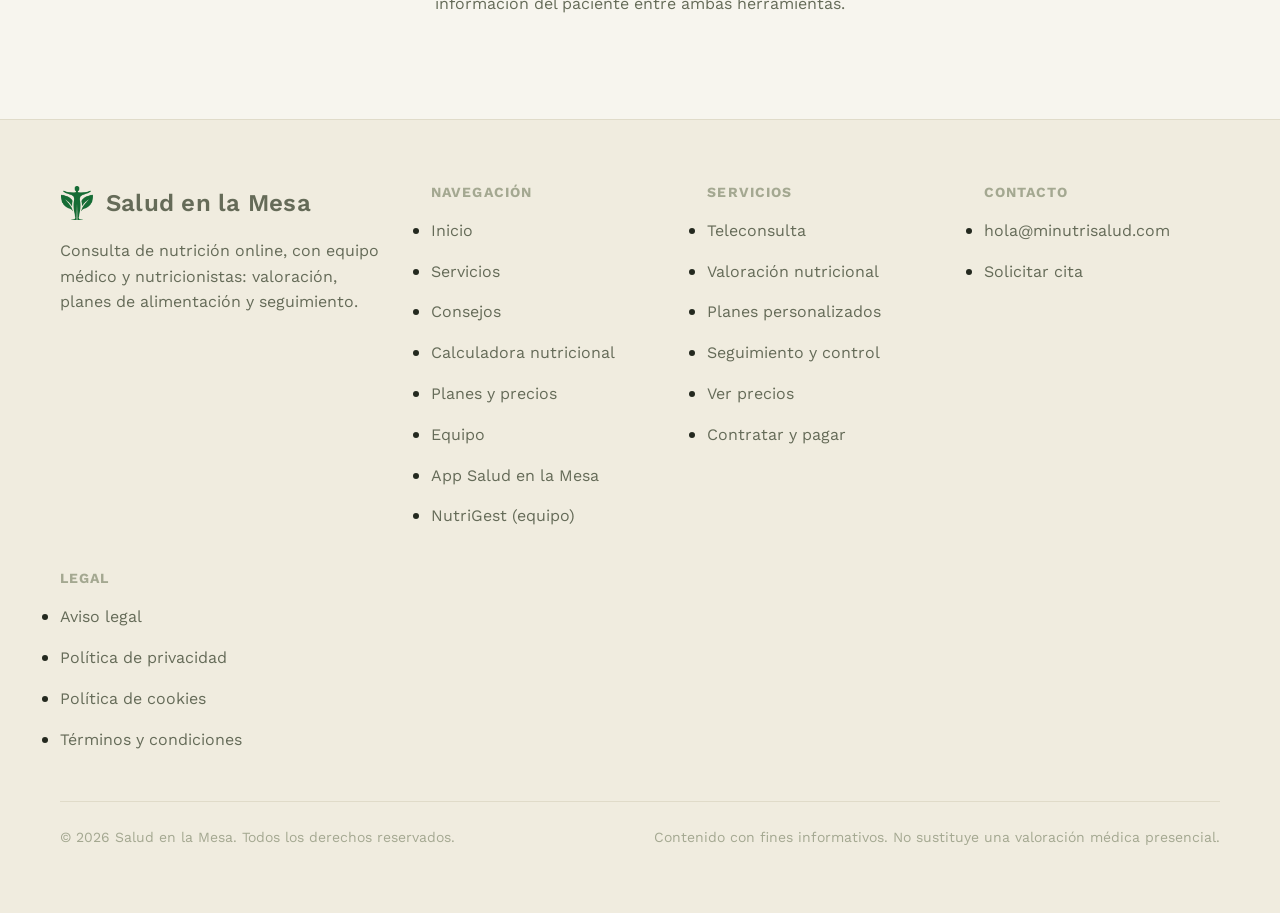
<file: nutrigest.html>
<!doctype html>
<html lang="es">
<head>
  <meta charset="UTF-8" />
  <meta http-equiv="refresh" content="0; url=index.html#/nutrigest" />
  <title>Salud en la Mesa</title>
  <script>window.location.replace('index.html#/nutrigest');</script>
</head>
<body>
  <p>Redirigiendo a <a href="index.html#/nutrigest">index.html#/nutrigest</a>…</p>
</body>
</html>
</file>
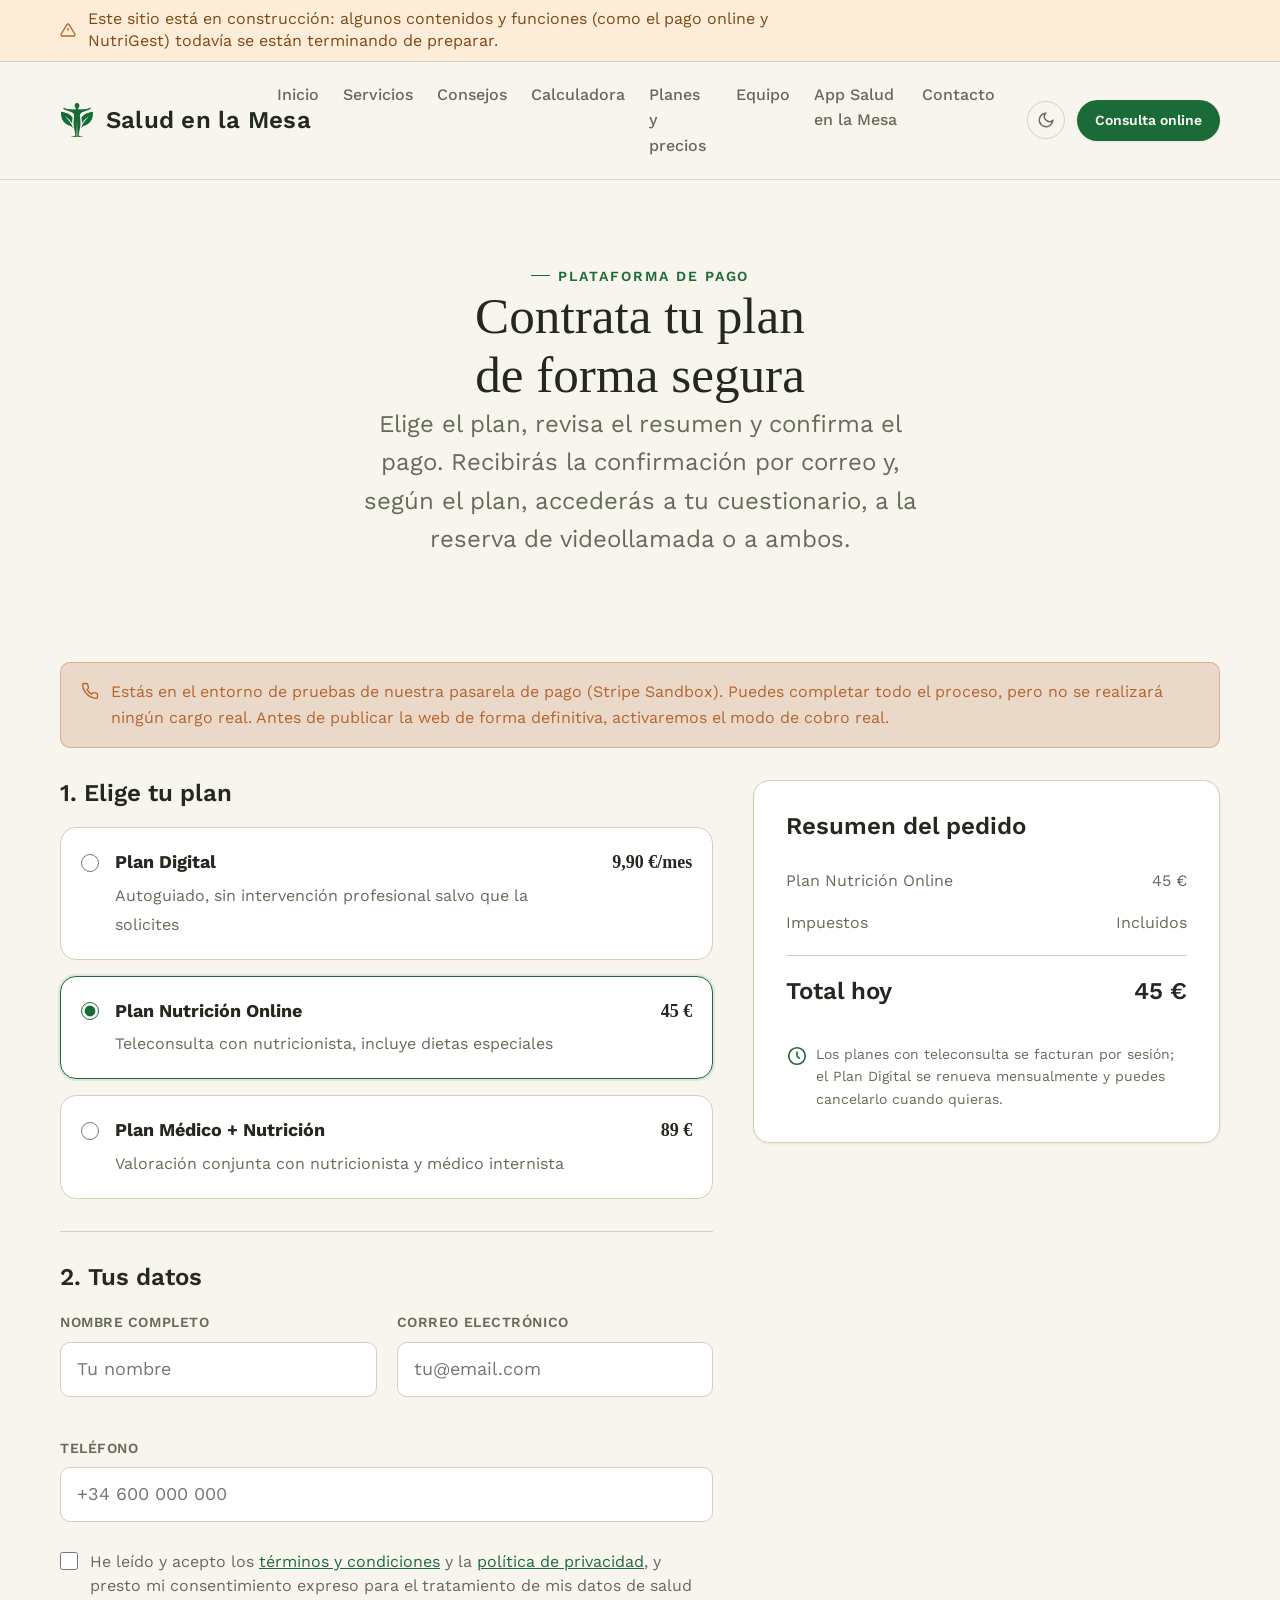
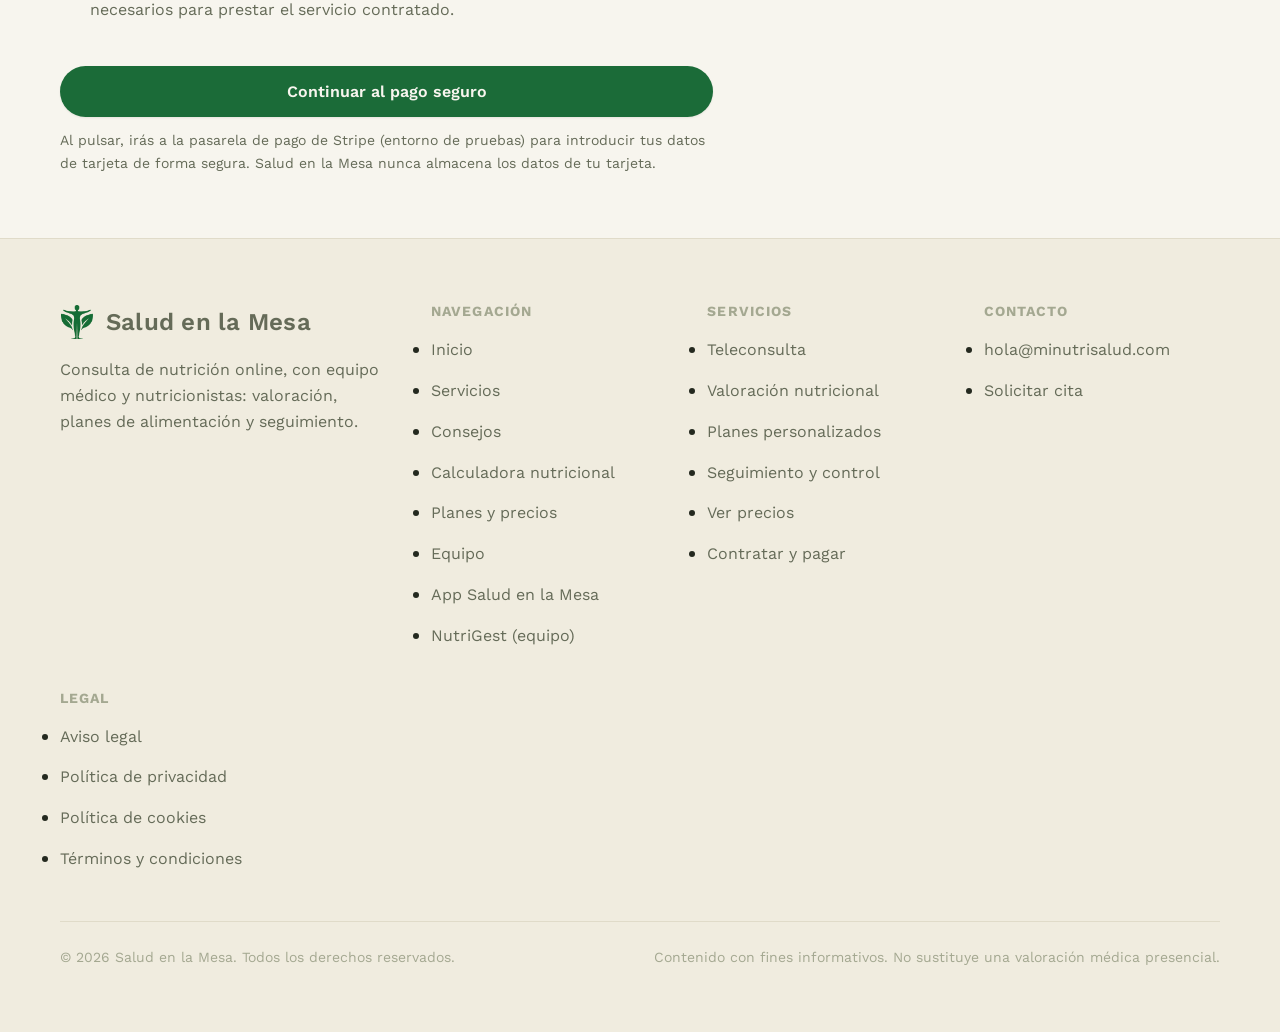
<file: pago.html>
<!doctype html>
<html lang="es">
<head>
  <meta charset="UTF-8" />
  <meta http-equiv="refresh" content="0; url=index.html#/pago" />
  <title>Salud en la Mesa</title>
  <script>window.location.replace('index.html#/pago');</script>
</head>
<body>
  <p>Redirigiendo a <a href="index.html#/pago">index.html#/pago</a>…</p>
</body>
</html>
</file>
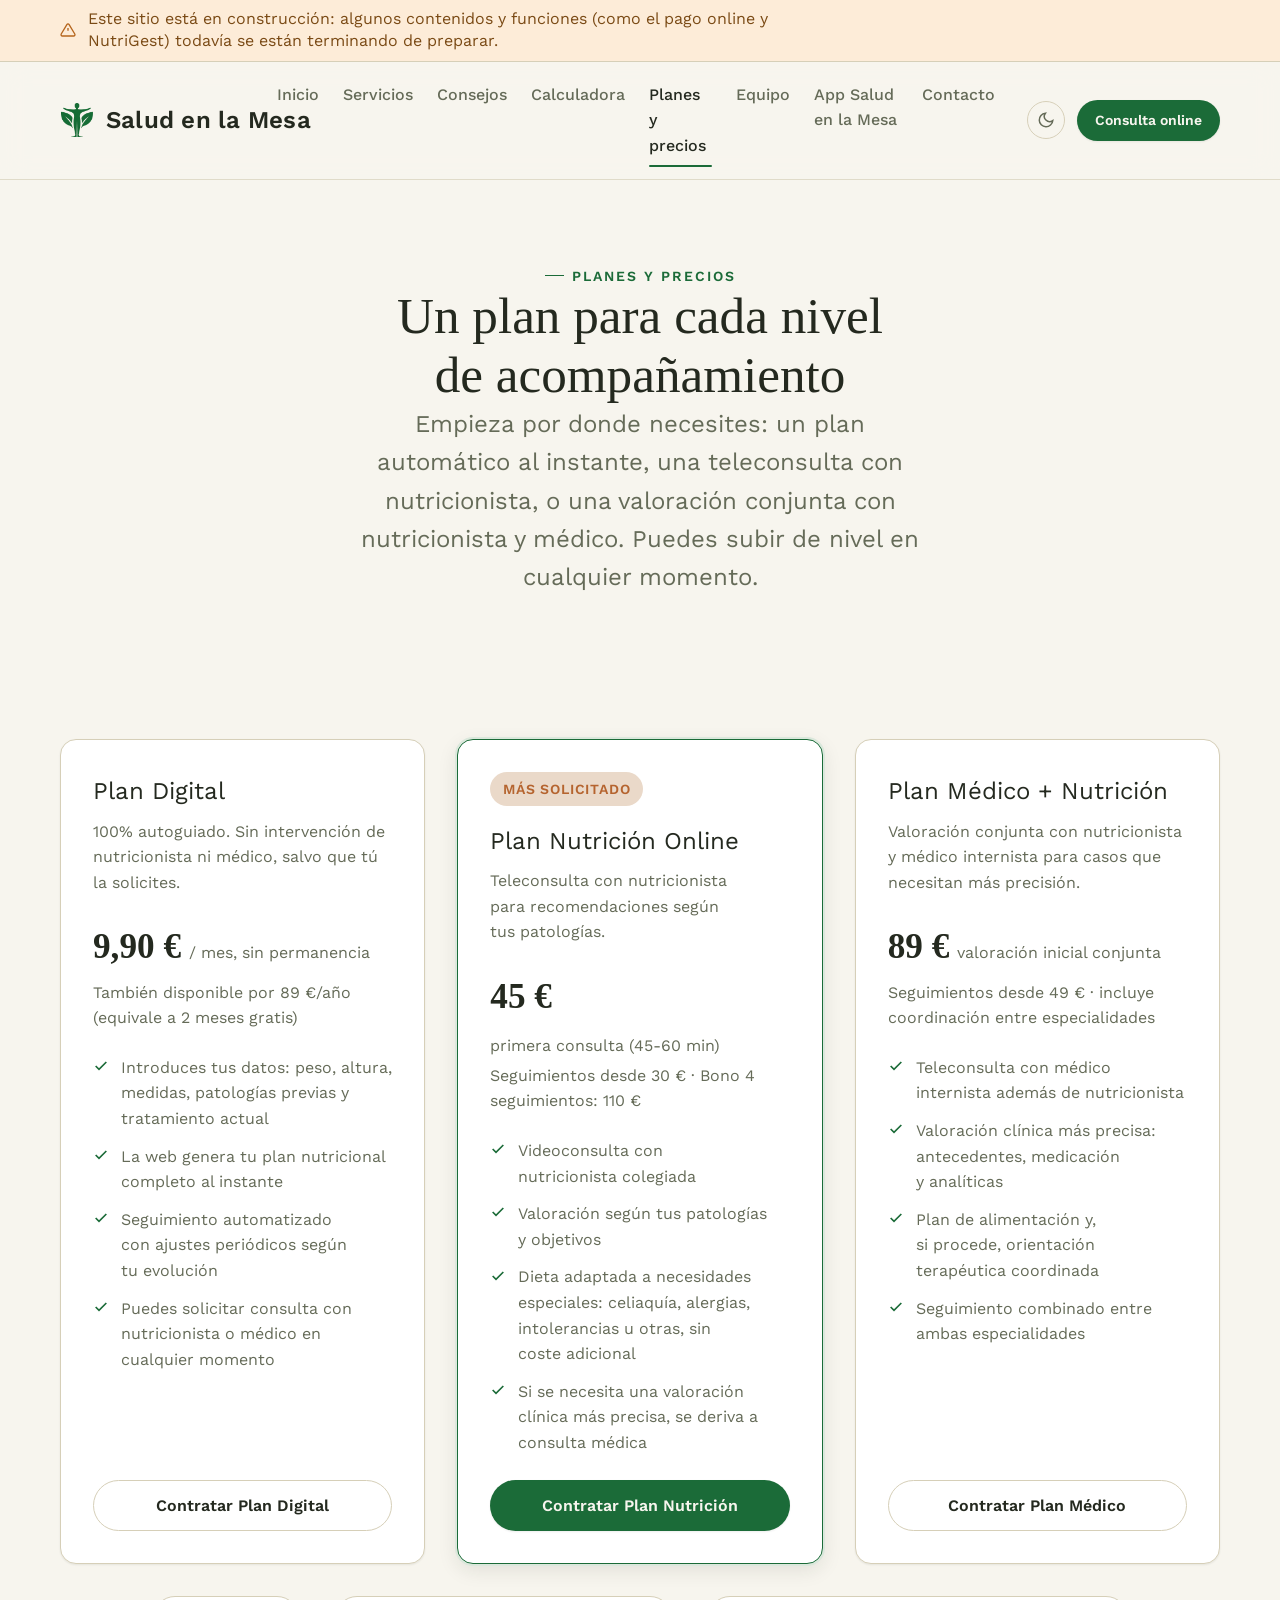
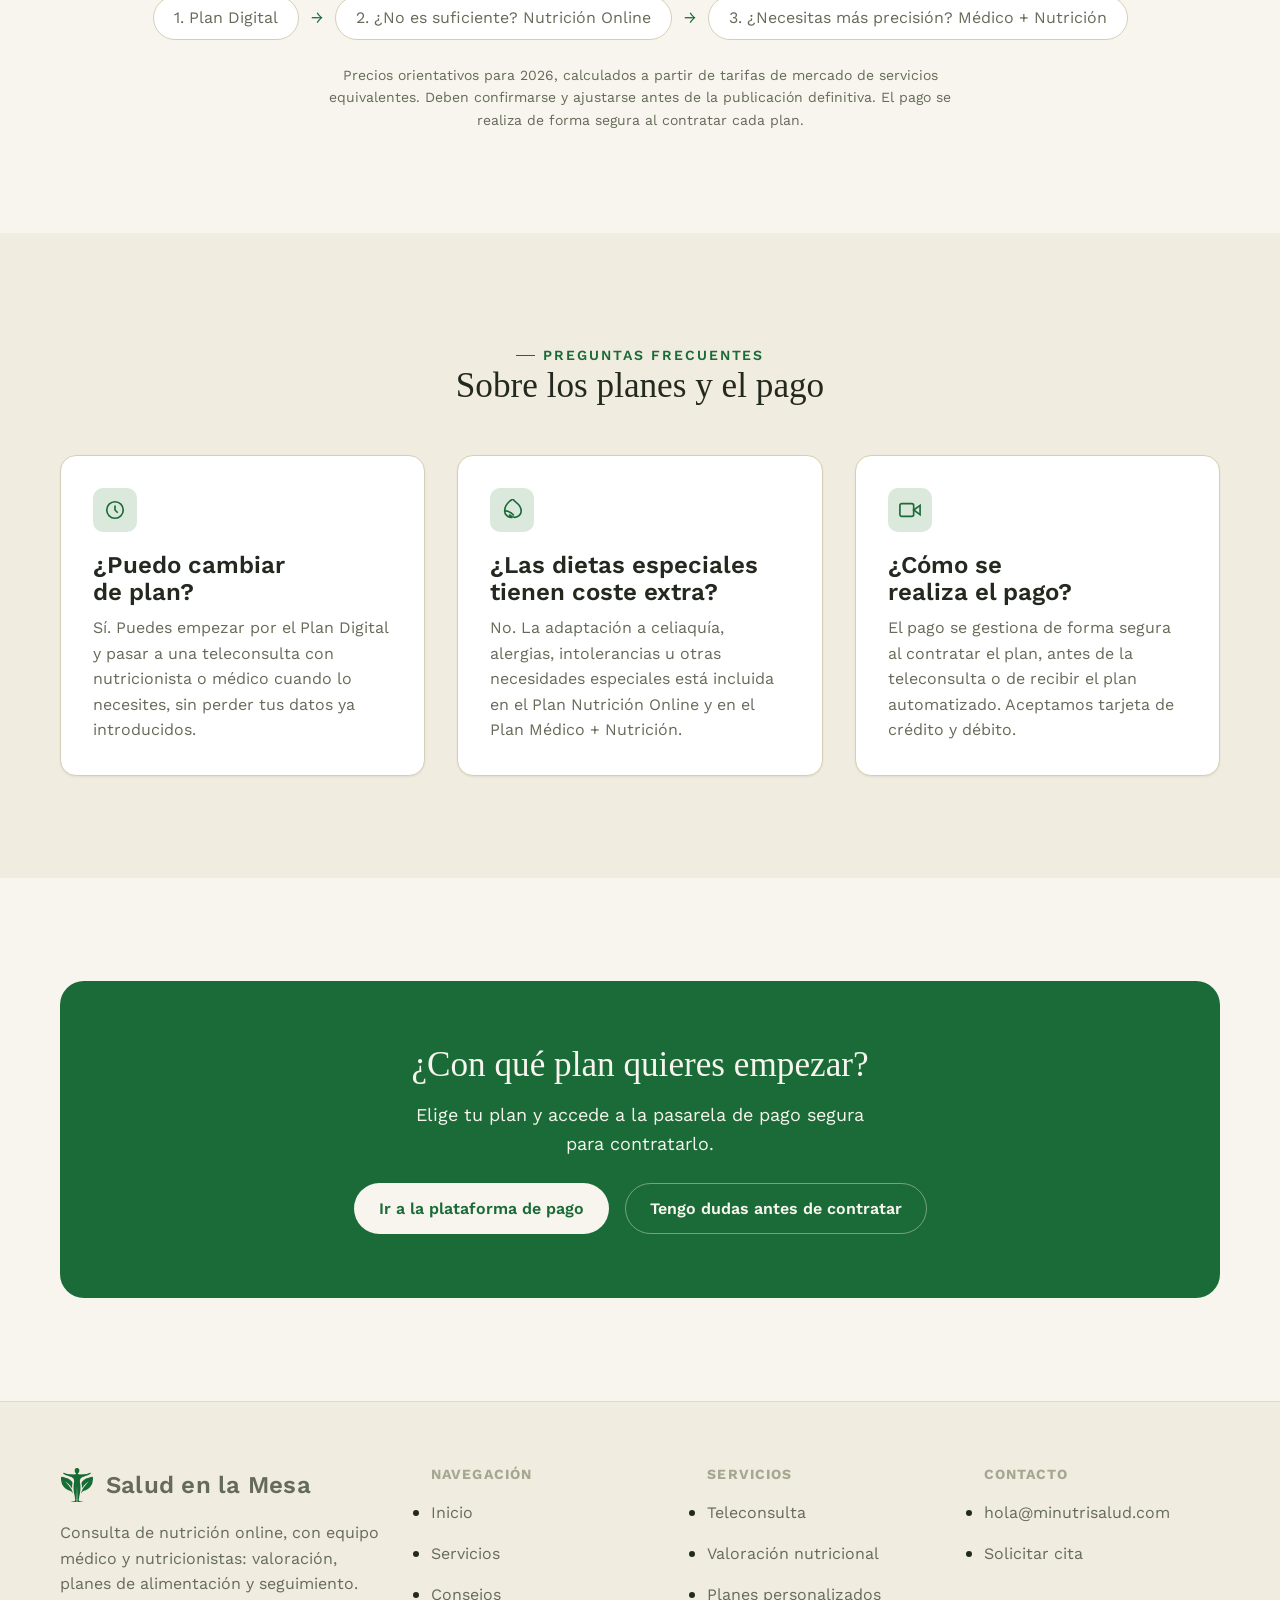
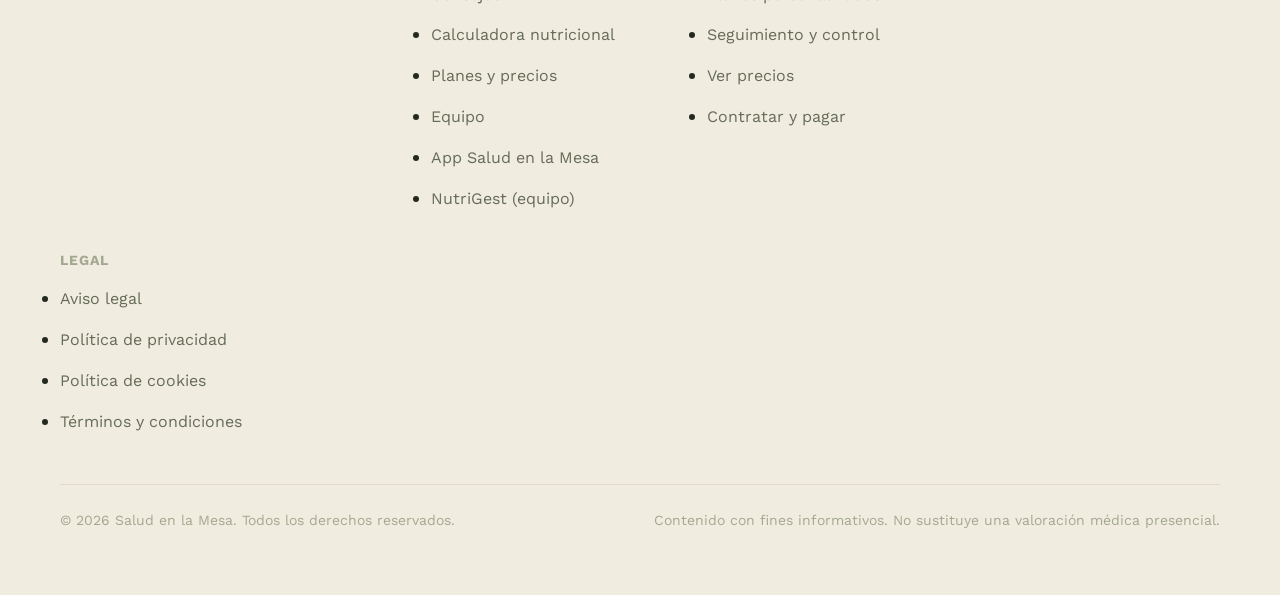
<file: precios.html>
<!doctype html>
<html lang="es">
<head>
  <meta charset="UTF-8" />
  <meta http-equiv="refresh" content="0; url=index.html#/precios" />
  <title>Salud en la Mesa</title>
  <script>window.location.replace('index.html#/precios');</script>
</head>
<body>
  <p>Redirigiendo a <a href="index.html#/precios">index.html#/precios</a>…</p>
</body>
</html>
</file>
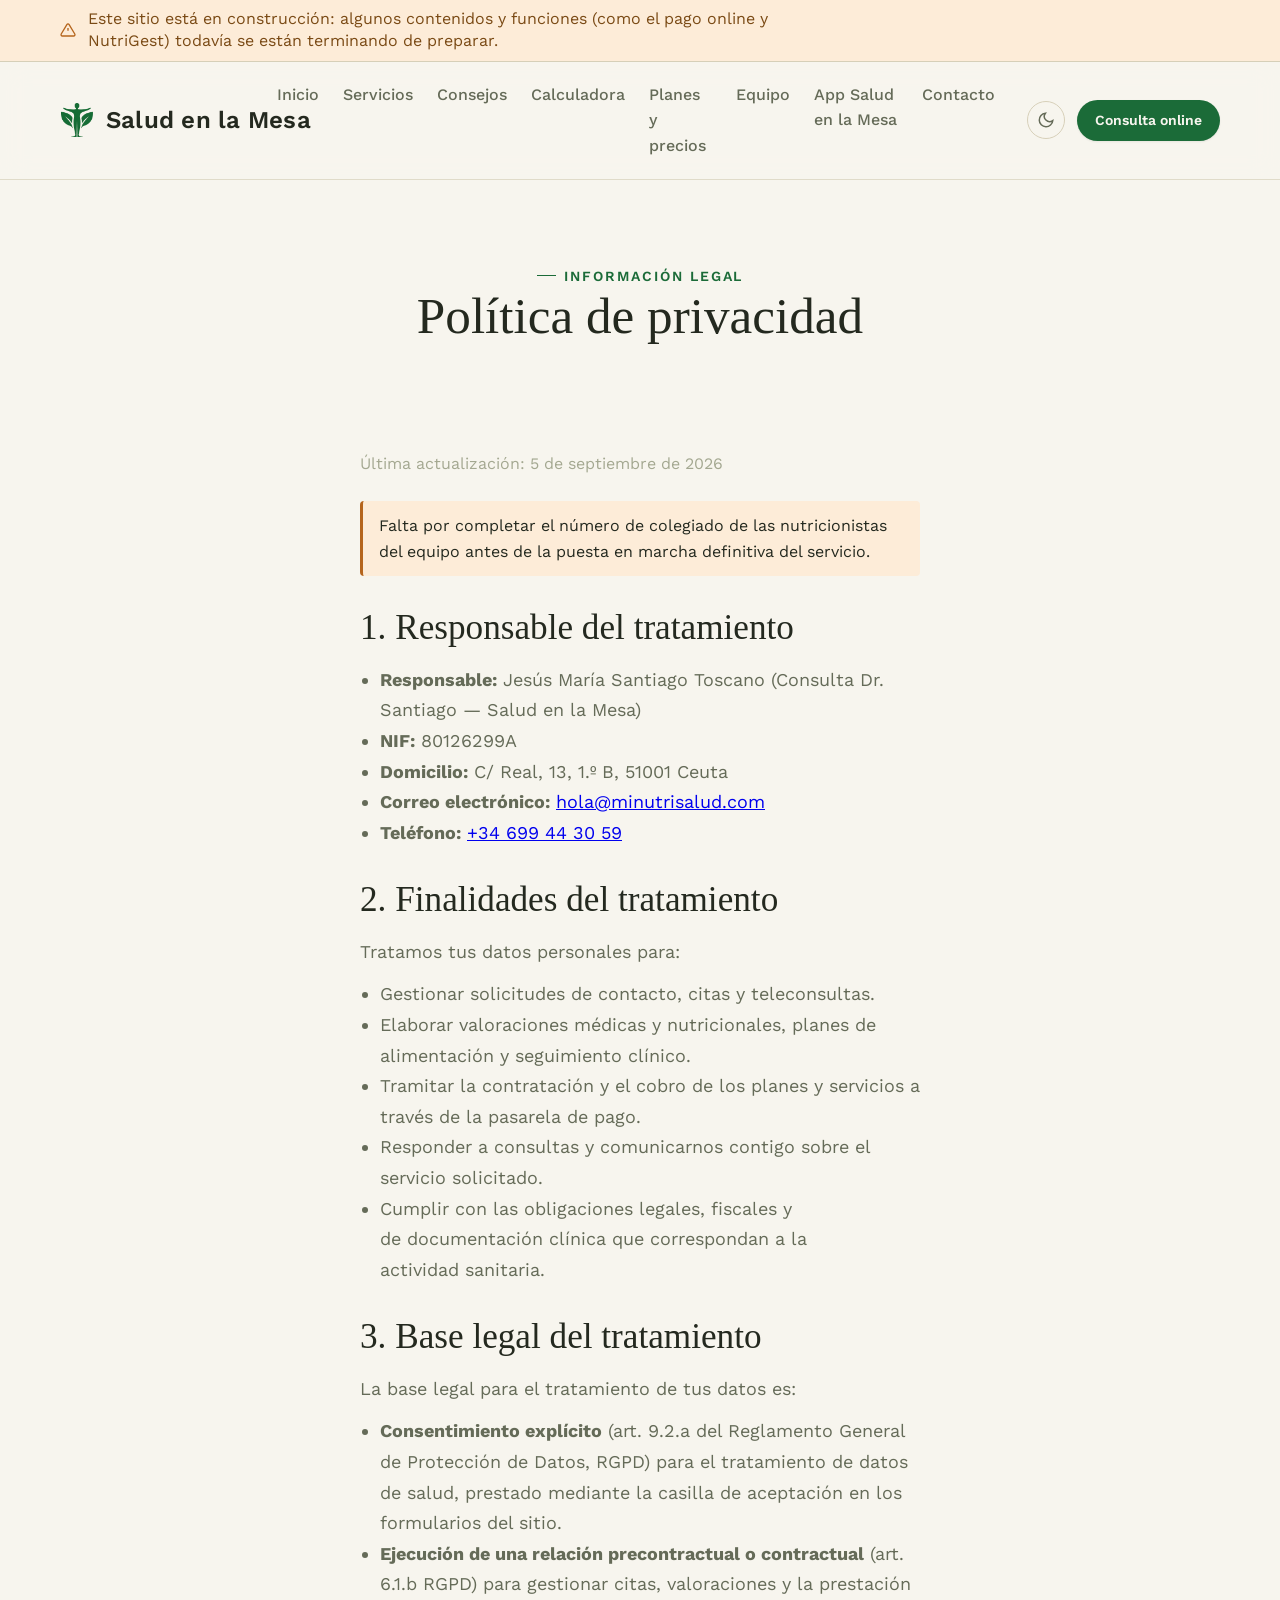
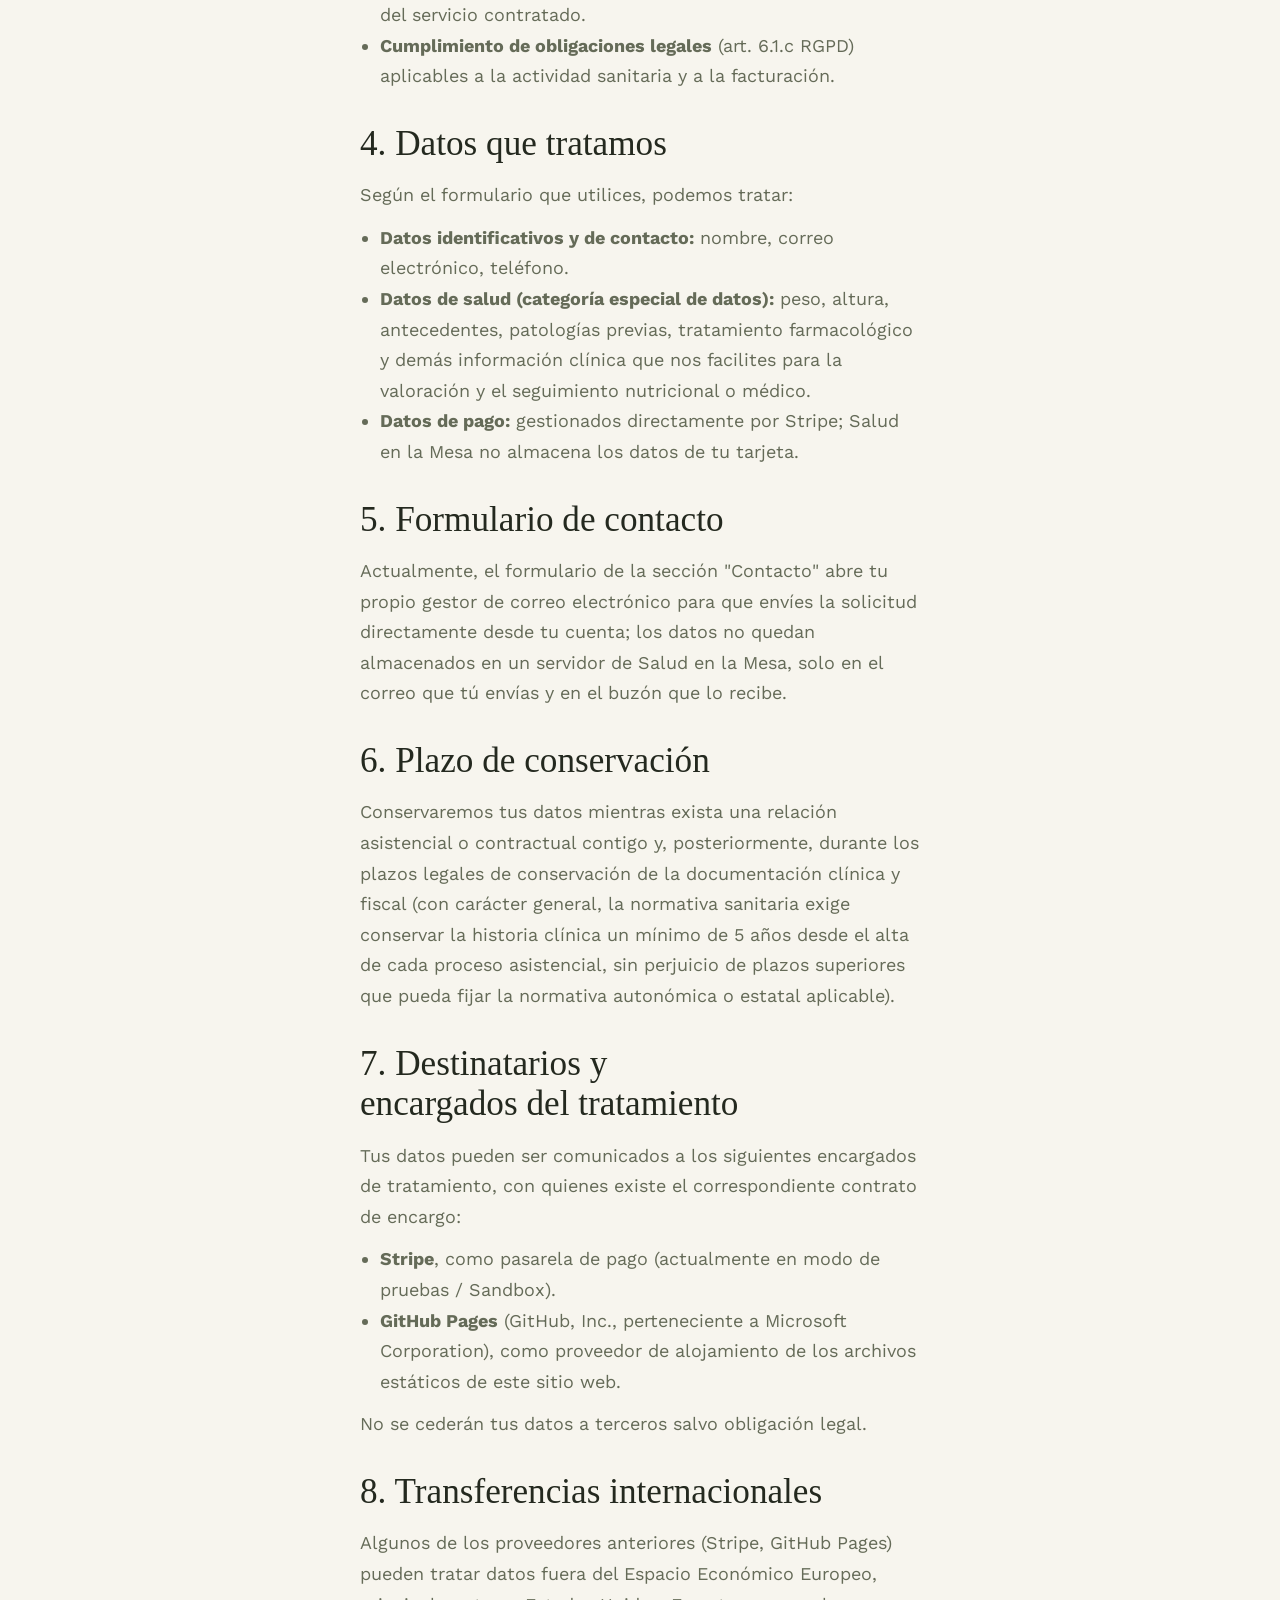
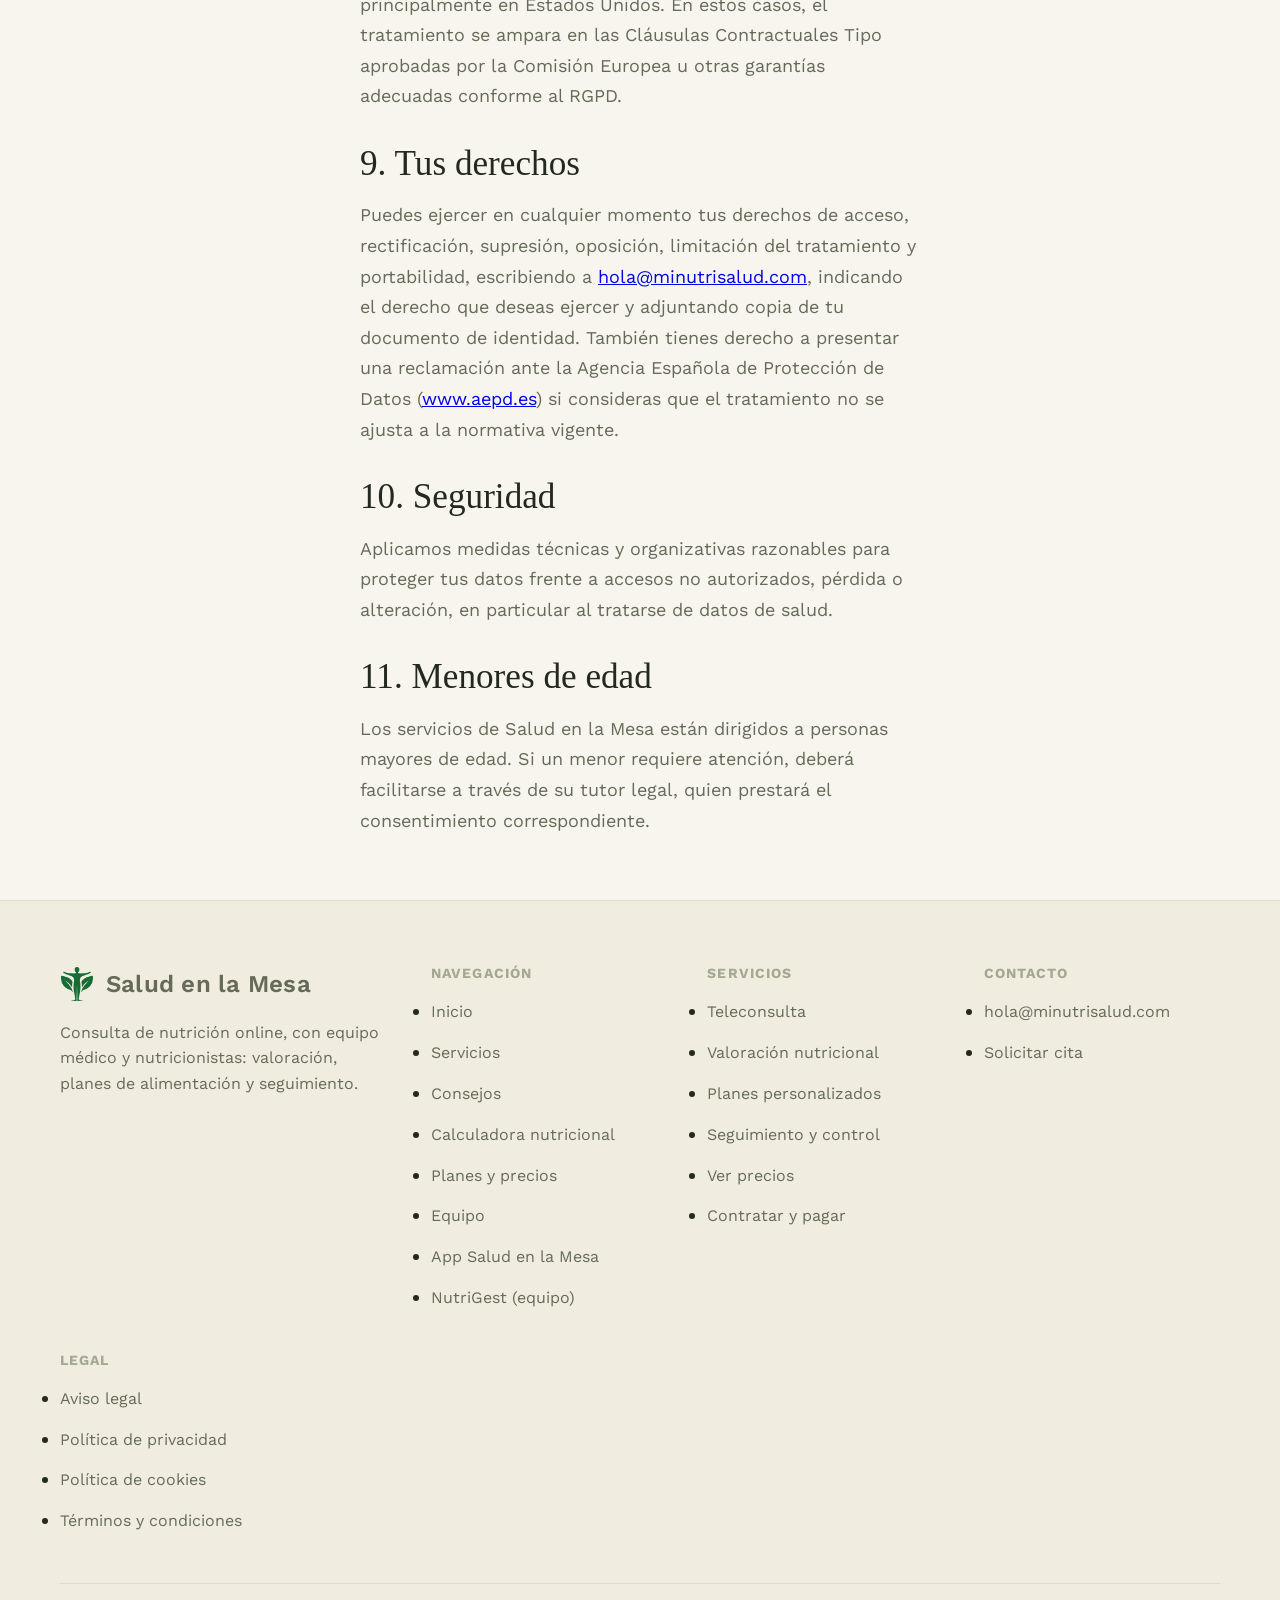
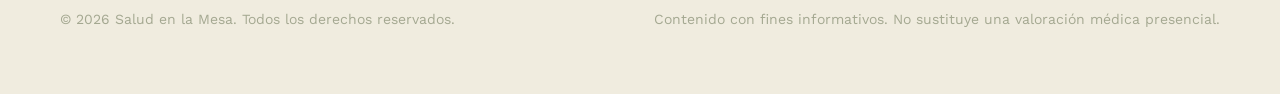
<file: privacidad.html>
<!doctype html>
<html lang="es">
<head>
  <meta charset="UTF-8" />
  <meta http-equiv="refresh" content="0; url=index.html#/privacidad" />
  <title>Salud en la Mesa</title>
  <script>window.location.replace('index.html#/privacidad');</script>
</head>
<body>
  <p>Redirigiendo a <a href="index.html#/privacidad">index.html#/privacidad</a>…</p>
</body>
</html>
</file>
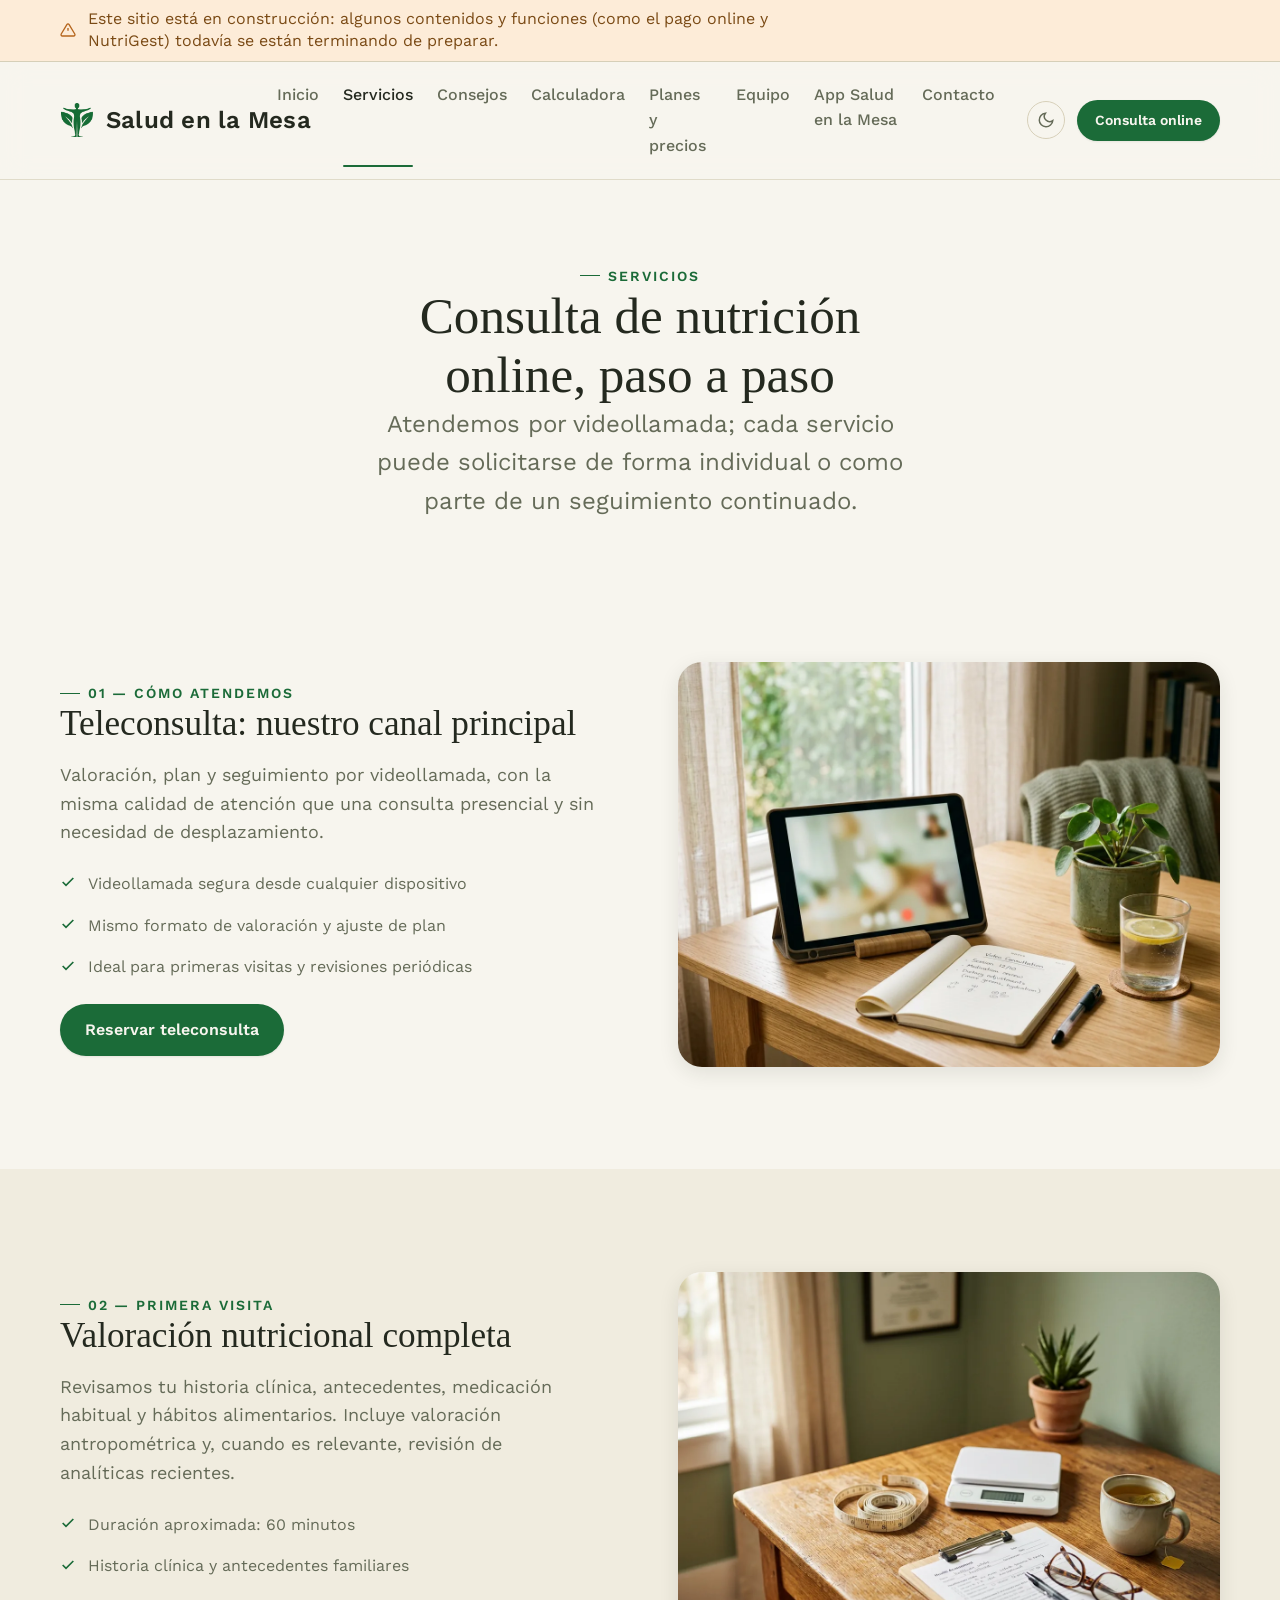
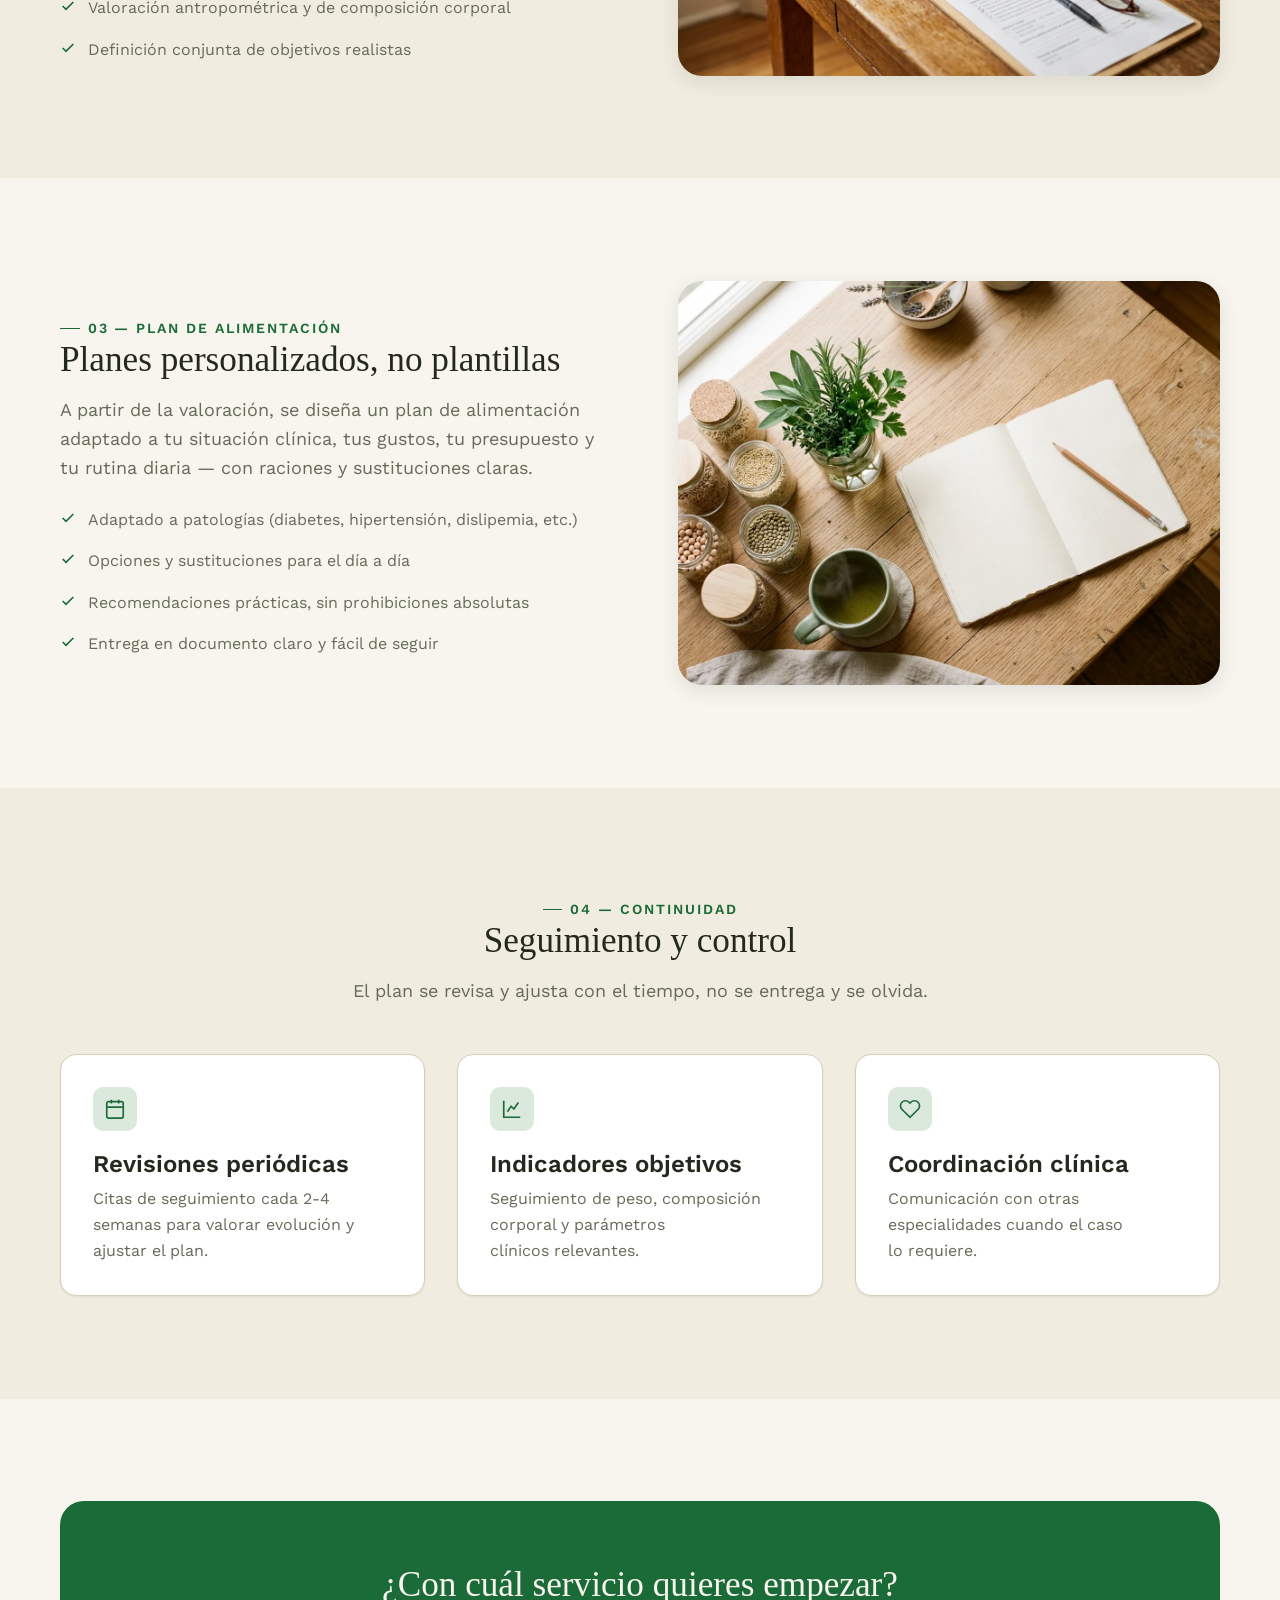
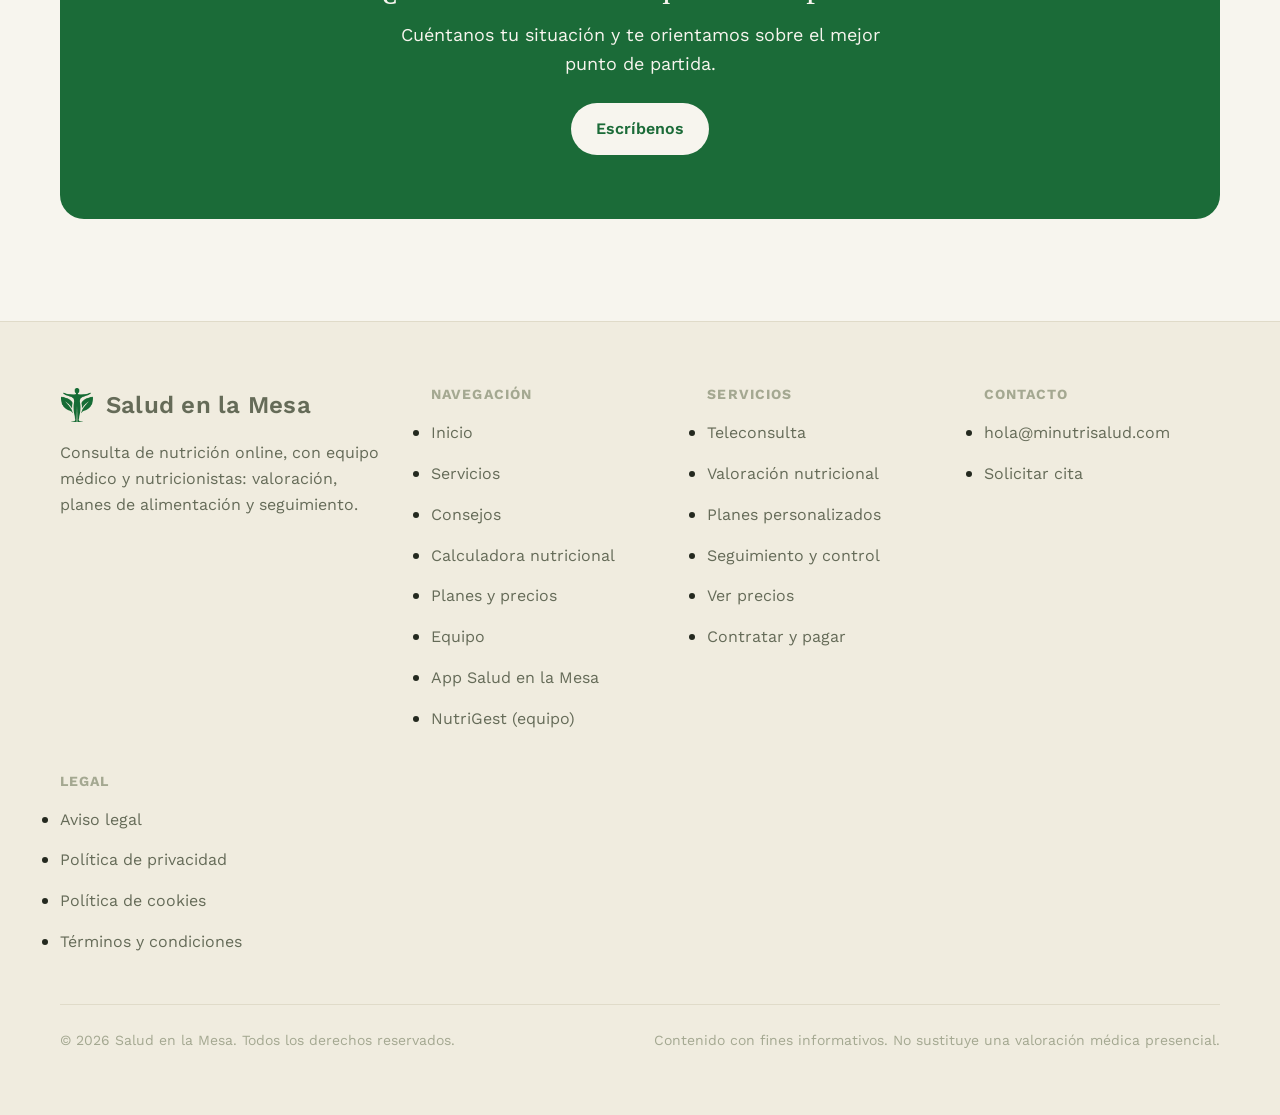
<file: servicios.html>
<!doctype html>
<html lang="es">
<head>
  <meta charset="UTF-8" />
  <meta http-equiv="refresh" content="0; url=index.html#/servicios" />
  <title>Salud en la Mesa</title>
  <script>window.location.replace('index.html#/servicios');</script>
</head>
<body>
  <p>Redirigiendo a <a href="index.html#/servicios">index.html#/servicios</a>…</p>
</body>
</html>
</file>
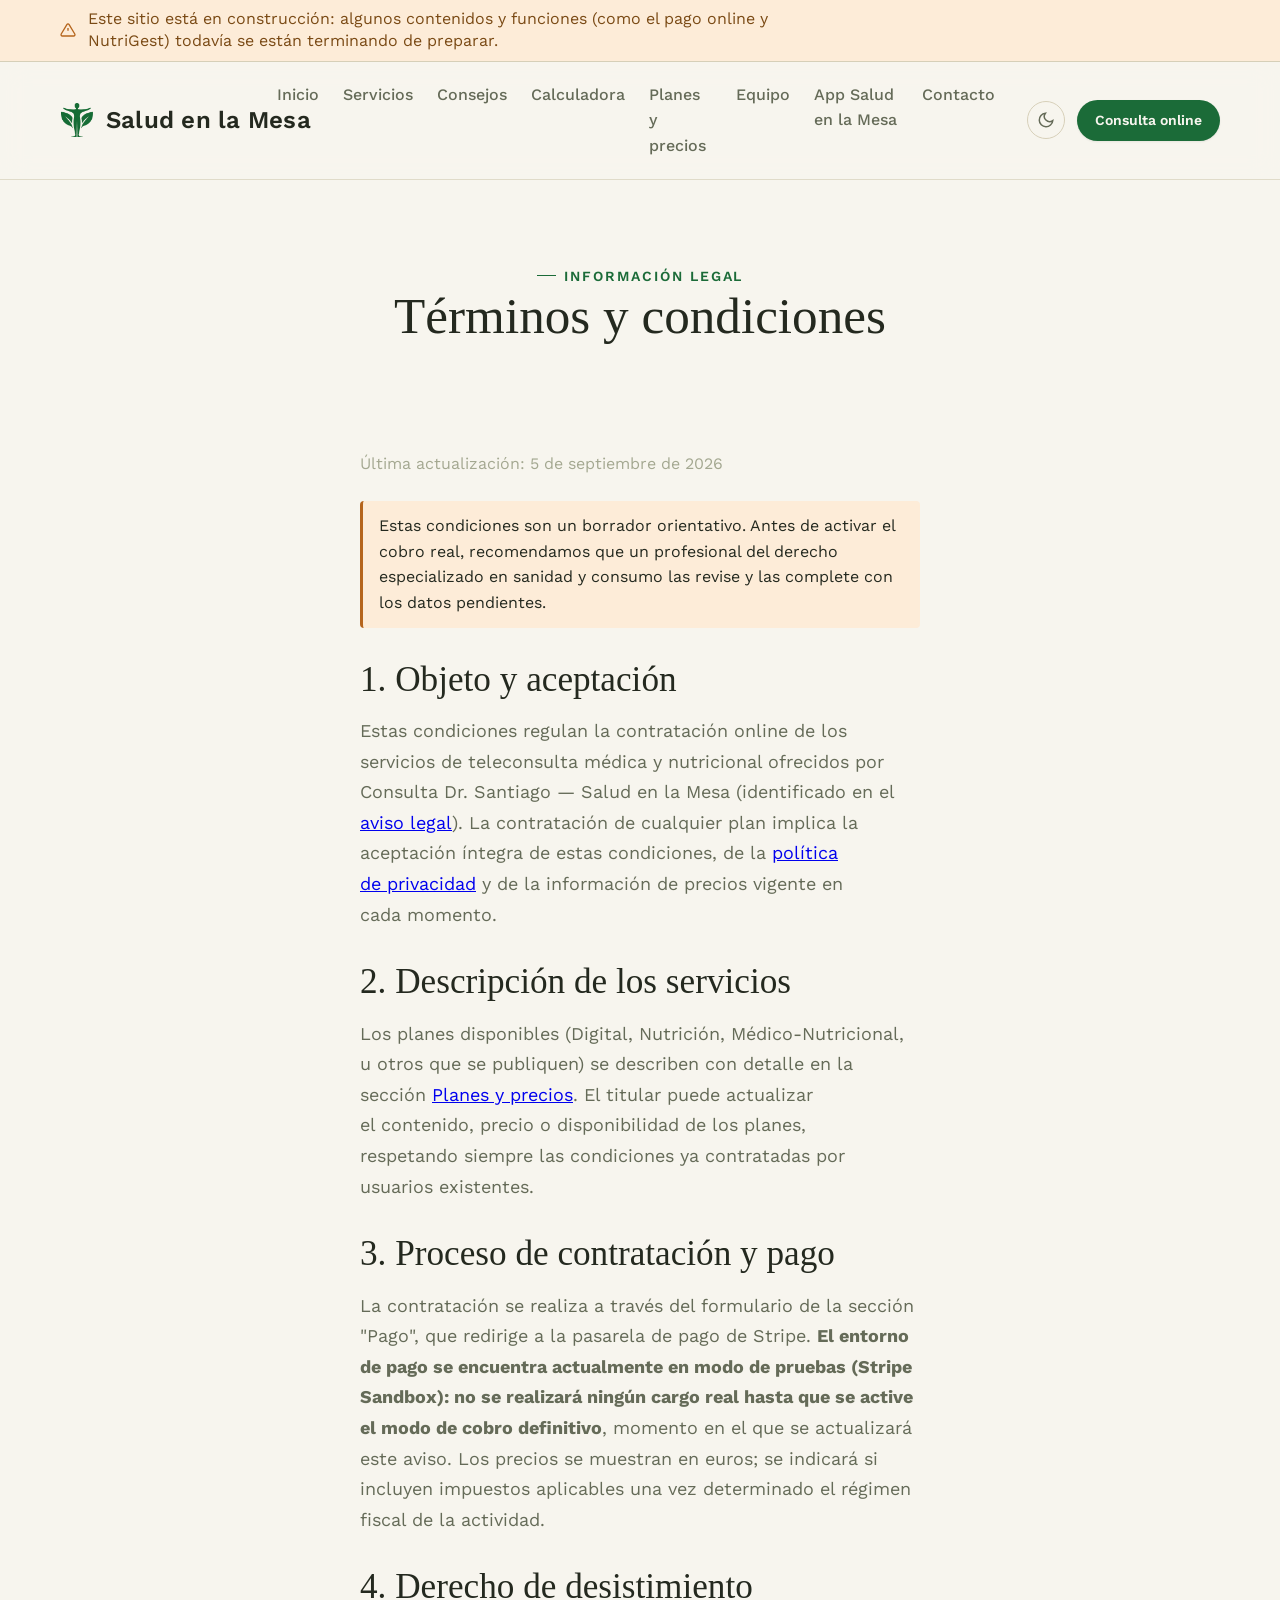
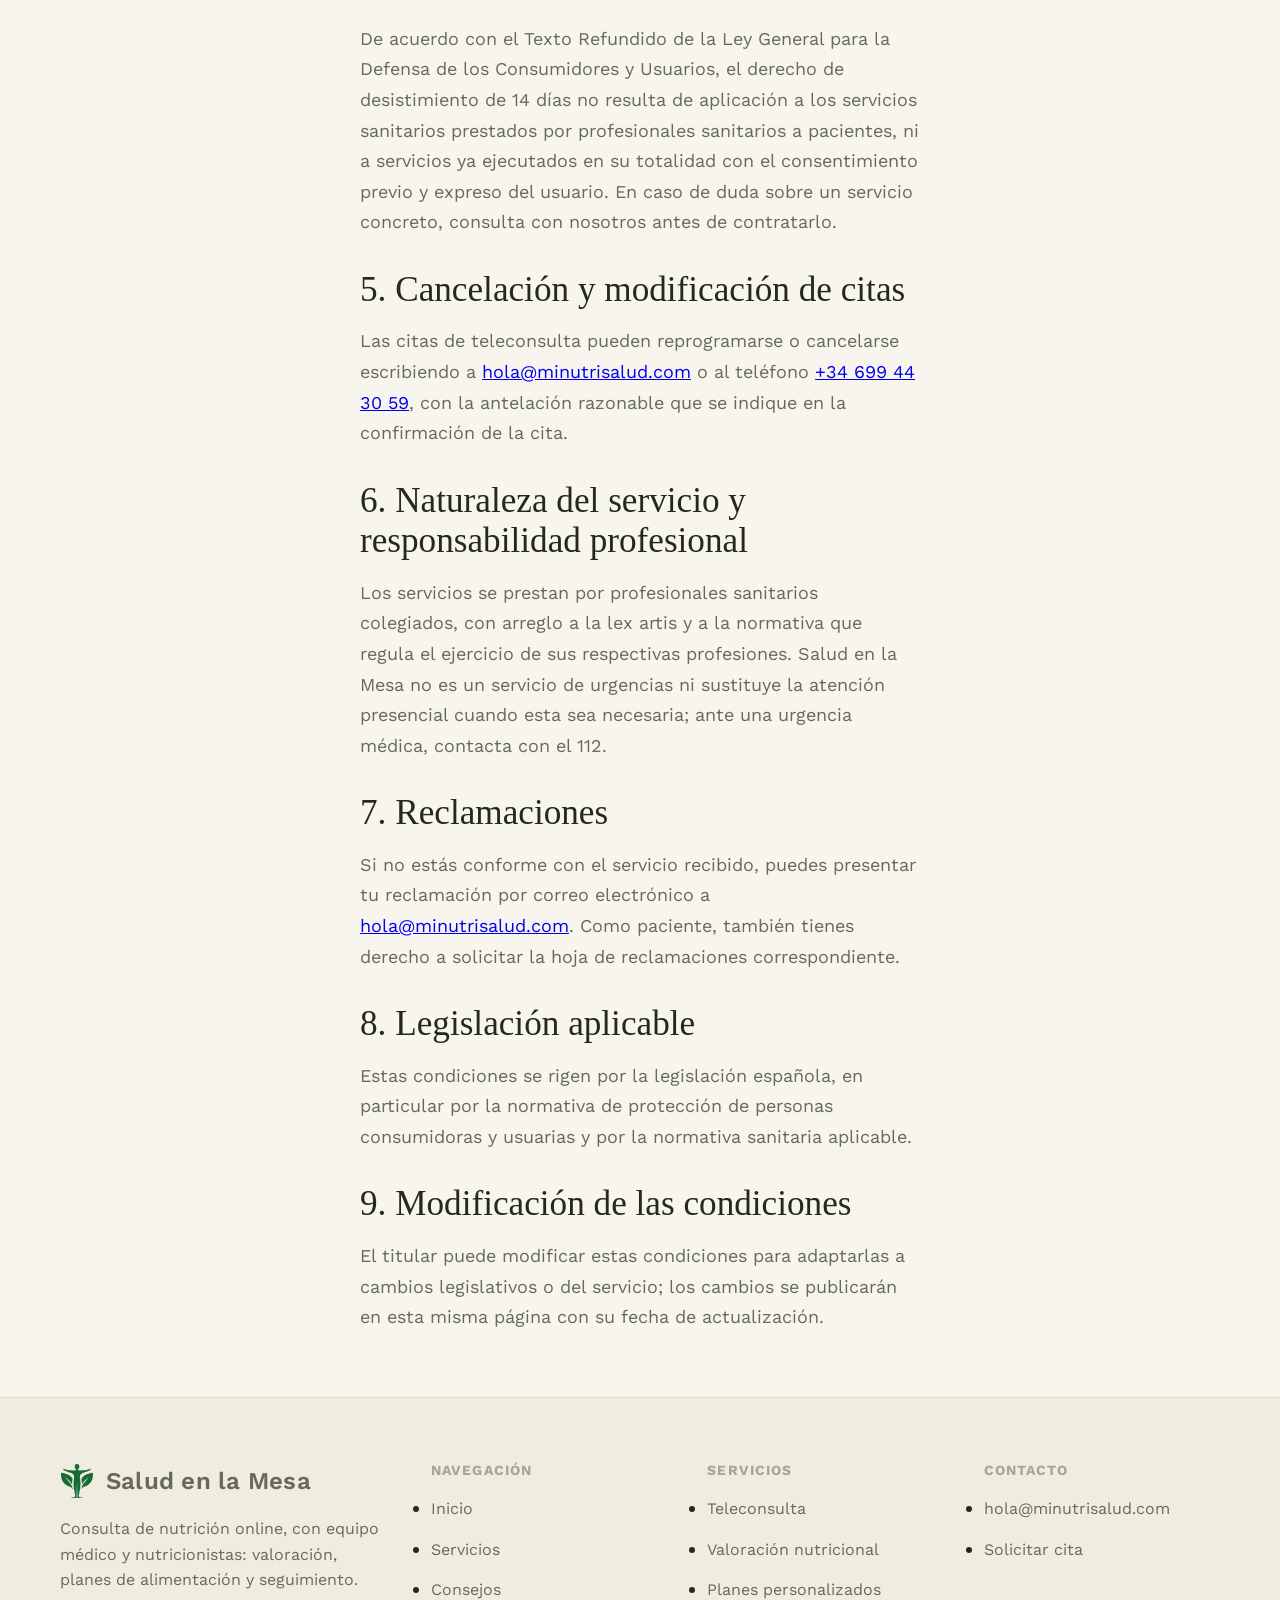
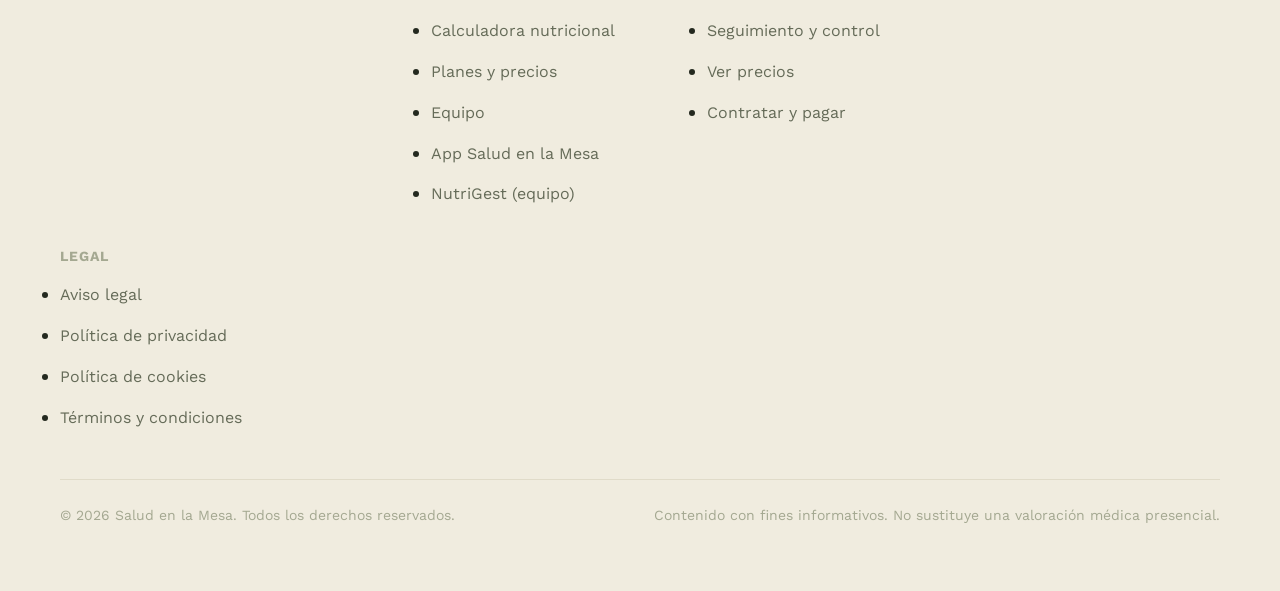
<file: terminos.html>
<!doctype html>
<html lang="es">
<head>
  <meta charset="UTF-8" />
  <meta http-equiv="refresh" content="0; url=index.html#/terminos" />
  <title>Salud en la Mesa</title>
  <script>window.location.replace('index.html#/terminos');</script>
</head>
<body>
  <p>Redirigiendo a <a href="index.html#/terminos">index.html#/terminos</a>…</p>
</body>
</html>
</file>
<file: base.css>
/* base.css */
*,
*::before,
*::after {
  box-sizing: border-box;
  margin: 0;
  padding: 0;
}

html {
  -moz-text-size-adjust: none;
  -webkit-text-size-adjust: none;
  text-size-adjust: none;
  -webkit-font-smoothing: antialiased;
  -moz-osx-font-smoothing: grayscale;
  text-rendering: optimizeLegibility;
  scroll-behavior: smooth;
  hanging-punctuation: first last;
  scroll-padding-top: var(--space-16);
}

body {
  min-height: 100dvh;
  line-height: 1.6;
  font-family: var(--font-body, sans-serif);
  font-size: var(--text-base);
  color: var(--color-text);
  background-color: var(--color-bg);
}

img,
picture,
video,
canvas,
svg {
  display: block;
  max-width: 100%;
  height: auto;
}
ul[role='list'],
ol[role='list'] {
  list-style: none;
}
input,
button,
textarea,
select {
  font: inherit;
  color: inherit;
}

h1,
h2,
h3,
h4,
h5,
h6 {
  text-wrap: balance;
  line-height: 1.15;
}
p,
li,
figcaption {
  text-wrap: pretty;
  max-width: 72ch;
}

::selection {
  background: oklch(from var(--color-primary) l c h / 0.25);
  color: var(--color-text);
}

:focus-visible {
  outline: 2px solid var(--color-primary);
  outline-offset: 3px;
  border-radius: var(--radius-sm);
}

@media (prefers-reduced-motion: reduce) {
  *,
  *::before,
  *::after {
    animation-duration: 0.01ms !important;
    animation-iteration-count: 1 !important;
    transition-duration: 0.01ms !important;
    scroll-behavior: auto !important;
  }
}

button {
  cursor: pointer;
  background: none;
  border: none;
}
table {
  border-collapse: collapse;
  width: 100%;
}

a,
button,
[role='button'],
[role='link'],
input,
textarea,
select {
  transition:
    color var(--transition-interactive),
    background var(--transition-interactive),
    border-color var(--transition-interactive),
    box-shadow var(--transition-interactive);
}

.sr-only {
  position: absolute;
  width: 1px;
  height: 1px;
  padding: 0;
  margin: -1px;
  overflow: hidden;
  clip: rect(0, 0, 0, 0);
  white-space: nowrap;
  border-width: 0;
}
</file>
<file: style.css>
/* ============================================
   SALUD EN LA MESA — Design Tokens
   Organic wellness palette derived from brand logo
   ============================================ */

:root {
  /* Type scale */
  --text-xs: clamp(0.75rem, 0.7rem + 0.25vw, 0.875rem);
  --text-sm: clamp(0.875rem, 0.8rem + 0.35vw, 1rem);
  --text-base: clamp(1rem, 0.95rem + 0.25vw, 1.125rem);
  --text-lg: clamp(1.125rem, 1rem + 0.75vw, 1.5rem);
  --text-xl: clamp(1.5rem, 1.2rem + 1.25vw, 2.25rem);
  --text-2xl: clamp(2rem, 1.2rem + 2.5vw, 3.5rem);
  --text-3xl: clamp(2.5rem, 1rem + 4vw, 5rem);
  --text-hero: clamp(2.75rem, 0.8rem + 6vw, 6.5rem);

  /* Spacing (4px base) */
  --space-1: 0.25rem;
  --space-2: 0.5rem;
  --space-3: 0.75rem;
  --space-4: 1rem;
  --space-5: 1.25rem;
  --space-6: 1.5rem;
  --space-8: 2rem;
  --space-10: 2.5rem;
  --space-12: 3rem;
  --space-16: 4rem;
  --space-20: 5rem;
  --space-24: 6rem;
  --space-32: 8rem;

  /* Radius */
  --radius-sm: 0.375rem;
  --radius-md: 0.625rem;
  --radius-lg: 1rem;
  --radius-xl: 1.5rem;
  --radius-full: 9999px;

  /* Transitions */
  --transition-interactive: 180ms cubic-bezier(0.16, 1, 0.3, 1);

  /* Content widths */
  --content-narrow: 640px;
  --content-default: 980px;
  --content-wide: 1240px;

  /* Fonts */
  --font-display: 'Erode', 'Iowan Old Style', Georgia, serif;
  --font-body: 'Work Sans', 'Helvetica Neue', sans-serif;
}

:root,
[data-theme='light'] {
  /* Surfaces — warm cream (from logo background) */
  --color-bg: #f7f5ee;
  --color-surface: #ffffff;
  --color-surface-2: #fbfaf5;
  --color-surface-offset: #f0ecdf;
  --color-surface-offset-2: #e7e2d0;
  --color-divider: #e0dbc9;
  --color-border: #d6cfb8;

  /* Text */
  --color-text: #24291f;
  --color-text-muted: #656b58;
  --color-text-faint: #a4a891;
  --color-text-inverse: #f7f5ee;

  /* Primary accent — leaf green (from logo mark) */
  --color-primary: #1b6b38;
  --color-primary-hover: #144f29;
  --color-primary-active: #0f3a1e;
  --color-primary-highlight: #dbe8dc;

  /* Warm terracotta — secondary accent, used sparingly */
  --color-warm: #b5642f;
  --color-warm-highlight: #ead9c9;

  --shadow-sm: 0 1px 2px oklch(0.25 0.02 130 / 0.08);
  --shadow-md: 0 6px 20px oklch(0.25 0.02 130 / 0.10);
  --shadow-lg: 0 20px 48px oklch(0.25 0.02 130 / 0.16);
}

[data-theme='dark'] {
  --color-bg: #12160f;
  --color-surface: #181d14;
  --color-surface-2: #1c2117;
  --color-surface-offset: #212619;
  --color-surface-offset-2: #2a301f;
  --color-divider: #2c3222;
  --color-border: #3a412c;

  --color-text: #e7e6da;
  --color-text-muted: #a3a793;
  --color-text-faint: #656b58;
  --color-text-inverse: #181d14;

  --color-primary: #5cb877;
  --color-primary-hover: #7fcb95;
  --color-primary-active: #3f9860;
  --color-primary-highlight: #26362a;

  --color-warm: #d99a63;
  --color-warm-highlight: #3a2e22;

  --shadow-sm: 0 1px 2px oklch(0 0 0 / 0.3);
  --shadow-md: 0 6px 20px oklch(0 0 0 / 0.35);
  --shadow-lg: 0 20px 48px oklch(0 0 0 / 0.5);
}

/* ============================================
   Layout primitives
   ============================================ */

.wrap {
  width: 100%;
  max-width: var(--content-wide);
  margin-inline: auto;
  padding-inline: clamp(var(--space-5), 5vw, var(--space-10));
}

.wrap--narrow {
  max-width: var(--content-narrow);
}

.section {
  padding-block: clamp(var(--space-16), 8vw, var(--space-32));
}

.section--tight {
  padding-block: clamp(var(--space-10), 5vw, var(--space-16));
}

.eyebrow {
  display: inline-flex;
  align-items: center;
  gap: var(--space-2);
  font-family: var(--font-body);
  font-size: var(--text-xs);
  font-weight: 600;
  letter-spacing: 0.14em;
  text-transform: uppercase;
  color: var(--color-primary);
}

.eyebrow::before {
  content: '';
  width: 1.4em;
  height: 1px;
  background: var(--color-primary);
}

h1,
h2,
h3 {
  font-family: var(--font-display);
  font-weight: 500;
  color: var(--color-text);
}

h2 {
  font-size: var(--text-xl);
  margin-bottom: var(--space-4);
}

h3 {
  font-size: var(--text-lg);
  font-family: var(--font-body);
  font-weight: 600;
}

p {
  color: var(--color-text-muted);
}

.lede {
  font-size: var(--text-lg);
  color: var(--color-text-muted);
  max-width: 60ch;
}

/* ============================================
   Header / Nav
   ============================================ */

.header {
  position: sticky;
  top: 0;
  z-index: 50;
  background: color-mix(in oklab, var(--color-bg) 88%, transparent);
  backdrop-filter: blur(14px);
  border-bottom: 1px solid var(--color-divider);
  transition:
    transform 0.3s cubic-bezier(0.16, 1, 0.3, 1),
    box-shadow 0.3s cubic-bezier(0.16, 1, 0.3, 1);
}

.header--hidden {
  transform: translateY(-100%);
}

.header-inner {
  display: flex;
  align-items: center;
  justify-content: space-between;
  padding-block: var(--space-4);
}

.brand {
  display: flex;
  align-items: center;
  gap: var(--space-3);
  text-decoration: none;
  color: var(--color-text);
}

.brand-mark {
  width: 34px;
  height: 34px;
  object-fit: contain;
  flex-shrink: 0;
}

.brand-name {
  font-family: var(--font-body);
  font-size: var(--text-lg);
  font-weight: 600;
  letter-spacing: 0.01em;
  white-space: nowrap;
}

.nav {
  display: flex;
  align-items: center;
  gap: var(--space-8);
}

.nav-links {
  display: flex;
  gap: var(--space-6);
}

.nav-links a {
  font-family: var(--font-body);
  font-size: var(--text-sm);
  font-weight: 500;
  color: var(--color-text-muted);
  text-decoration: none;
  position: relative;
  padding-block: var(--space-1);
}

.nav-links a:hover,
.nav-links a[aria-current='page'] {
  color: var(--color-text);
}

.nav-links a[aria-current='page']::after {
  content: '';
  position: absolute;
  left: 0;
  bottom: -4px;
  width: 100%;
  height: 2px;
  background: var(--color-primary);
  border-radius: var(--radius-full);
}

.nav-actions {
  display: flex;
  align-items: center;
  gap: var(--space-3);
}

.theme-toggle {
  display: inline-flex;
  align-items: center;
  justify-content: center;
  width: 38px;
  height: 38px;
  border-radius: var(--radius-full);
  color: var(--color-text-muted);
  border: 1px solid var(--color-border);
}

.theme-toggle:hover {
  color: var(--color-text);
  border-color: var(--color-primary);
}

.nav-toggle {
  display: none;
  width: 38px;
  height: 38px;
  align-items: center;
  justify-content: center;
  border-radius: var(--radius-md);
  color: var(--color-text);
}

/* ============================================
   Buttons
   ============================================ */

.btn {
  display: inline-flex;
  align-items: center;
  justify-content: center;
  gap: var(--space-2);
  font-family: var(--font-body);
  font-size: var(--text-sm);
  font-weight: 600;
  padding: 0.75em 1.5em;
  border-radius: var(--radius-full);
  text-decoration: none;
  border: 1px solid transparent;
  white-space: nowrap;
}

.btn--primary {
  background: var(--color-primary);
  color: var(--color-text-inverse);
  box-shadow: var(--shadow-sm);
}

.btn--primary:hover {
  background: var(--color-primary-hover);
  box-shadow: var(--shadow-md);
  transform: translateY(-1px);
}

.btn--ghost {
  background: transparent;
  border-color: var(--color-border);
  color: var(--color-text);
}

.btn--ghost:hover {
  border-color: var(--color-primary);
  color: var(--color-primary);
}

.btn--warm {
  background: var(--color-warm);
  color: var(--color-text-inverse);
  box-shadow: var(--shadow-sm);
}

.btn--warm:hover {
  filter: brightness(0.92);
  box-shadow: var(--shadow-md);
  transform: translateY(-1px);
}

.btn--arrow .arrow {
  display: inline-block;
  transition: transform 0.2s ease;
}

.btn--arrow:hover .arrow {
  transform: translateX(3px);
}

.btn--sm {
  font-size: var(--text-xs);
  padding: 0.6em 1.2em;
}

/* ============================================
   Hero
   ============================================ */

.hero {
  padding-block: clamp(var(--space-16), 10vw, var(--space-32)) clamp(var(--space-12), 6vw, var(--space-20));
}

.hero-grid {
  display: grid;
  grid-template-columns: 1.1fr 1fr;
  gap: clamp(var(--space-10), 6vw, var(--space-20));
  align-items: center;
}

.hero h1 {
  font-size: var(--text-hero);
  letter-spacing: -0.01em;
}

.hero-actions {
  display: flex;
  gap: var(--space-4);
  margin-top: var(--space-8);
  flex-wrap: wrap;
}

.hero-media {
  position: relative;
  border-radius: var(--radius-xl);
  overflow: hidden;
  box-shadow: var(--shadow-lg);
  aspect-ratio: 4 / 3;
}

.hero-media img {
  width: 100%;
  height: 100%;
  object-fit: cover;
}

.hero-stats {
  display: flex;
  gap: var(--space-8);
  margin-top: var(--space-10);
  padding-top: var(--space-8);
  border-top: 1px solid var(--color-divider);
}

.stat-num {
  font-family: var(--font-display);
  font-size: var(--text-xl);
  color: var(--color-primary);
  display: block;
}

.stat-label {
  font-size: var(--text-xs);
  color: var(--color-text-muted);
}

/* ============================================
   Cards / Grids
   ============================================ */

.grid {
  display: grid;
  gap: var(--space-8);
}

.grid--3 {
  grid-template-columns: repeat(3, 1fr);
}

.grid--2 {
  grid-template-columns: repeat(2, 1fr);
}

.card {
  background: var(--color-surface);
  border: 1px solid var(--color-border);
  border-radius: var(--radius-lg);
  padding: var(--space-8);
  box-shadow: var(--shadow-sm);
}

.card-icon {
  width: 44px;
  height: 44px;
  border-radius: var(--radius-md);
  background: var(--color-primary-highlight);
  color: var(--color-primary);
  display: flex;
  align-items: center;
  justify-content: center;
  margin-bottom: var(--space-5);
}

.card h3 {
  margin-bottom: var(--space-2);
}

.card p {
  font-size: var(--text-sm);
}

/* ============================================
   Team
   ============================================ */

.team-card {
  text-align: center;
}

.team-avatar {
  width: 72px;
  height: 72px;
  border-radius: 50%;
  background: var(--color-primary-highlight);
  color: var(--color-primary);
  display: flex;
  align-items: center;
  justify-content: center;
  margin: 0 auto var(--space-5);
  font-family: var(--font-display);
  font-weight: 600;
  font-size: var(--text-lg);
  letter-spacing: 0.02em;
}

.team-role {
  display: inline-block;
  font-size: var(--text-xs);
  font-weight: 600;
  letter-spacing: 0.04em;
  text-transform: uppercase;
  color: var(--color-primary);
  margin-bottom: var(--space-2);
}

.team-card p {
  font-size: var(--text-sm);
}

/* ============================================
   Pricing
   ============================================ */

.pricing-card {
  display: flex;
  flex-direction: column;
  height: 100%;
}

.pricing-card--featured {
  border-color: var(--color-primary);
  box-shadow: 0 0 0 2px var(--color-primary-highlight), var(--shadow-md);
}

.pricing-badge {
  align-self: flex-start;
}

.pricing-name {
  font-size: var(--text-lg);
  margin-bottom: var(--space-2);
}

.pricing-tagline {
  font-size: var(--text-sm);
  color: var(--color-text-muted);
  margin-bottom: var(--space-6);
}

.pricing-amount {
  display: flex;
  align-items: baseline;
  gap: var(--space-2);
  flex-wrap: wrap;
  margin-bottom: var(--space-1);
}

.pricing-amount strong {
  font-family: var(--font-display);
  font-size: var(--text-xl);
  font-weight: 600;
  color: var(--color-text);
}

.pricing-amount span {
  font-size: var(--text-sm);
  color: var(--color-text-muted);
}

.pricing-secondary {
  font-size: var(--text-sm);
  color: var(--color-text-muted);
  margin-bottom: var(--space-6);
}

.pricing-list {
  display: flex;
  flex-direction: column;
  gap: var(--space-3);
  margin-bottom: var(--space-6);
  flex-grow: 1;
}

.pricing-list li {
  display: flex;
  gap: var(--space-3);
  align-items: flex-start;
  font-size: var(--text-sm);
  color: var(--color-text-muted);
}

.pricing-list svg {
  color: var(--color-primary);
  flex-shrink: 0;
  margin-top: 0.2em;
}

.pricing-cta {
  margin-top: auto;
  width: 100%;
  text-align: center;
}

.pricing-note {
  font-size: var(--text-xs);
  color: var(--color-text-muted);
  text-align: center;
  max-width: 640px;
  margin: var(--space-6) auto 0;
}

.pricing-flow {
  display: flex;
  align-items: center;
  justify-content: center;
  gap: var(--space-3);
  flex-wrap: wrap;
  margin-top: var(--space-8);
  font-size: var(--text-sm);
  color: var(--color-text-muted);
}

.pricing-flow-step {
  display: flex;
  align-items: center;
  gap: var(--space-2);
  background: var(--color-surface);
  border: 1px solid var(--color-border);
  border-radius: var(--radius-full);
  padding: var(--space-2) var(--space-5);
}

.pricing-flow-arrow {
  color: var(--color-primary);
}

@media (max-width: 640px) {
  .pricing-flow {
    flex-direction: column;
  }
}

/* ============================================
   Checkout / Payment platform
   ============================================ */

.demo-banner {
  background: var(--color-warm-highlight);
  color: var(--color-warm);
  border: 1px solid color-mix(in oklch, var(--color-warm) 35%, transparent);
  border-radius: var(--radius-md);
  padding: var(--space-4) var(--space-5);
  font-size: var(--text-sm);
  display: flex;
  gap: var(--space-3);
  align-items: flex-start;
  margin-bottom: var(--space-8);
}

.demo-banner svg {
  flex-shrink: 0;
  margin-top: 0.15em;
}

.checkout-grid {
  display: grid;
  grid-template-columns: 1.4fr 1fr;
  gap: var(--space-10);
  align-items: start;
}

.plan-options {
  display: flex;
  flex-direction: column;
  gap: var(--space-4);
  margin-bottom: var(--space-8);
}

.plan-option {
  display: flex;
  align-items: flex-start;
  gap: var(--space-4);
  border: 1px solid var(--color-border);
  border-radius: var(--radius-lg);
  padding: var(--space-5);
  cursor: pointer;
  background: var(--color-surface);
  transition: border-color 0.15s ease, box-shadow 0.15s ease;
}

.plan-option:has(input:checked) {
  border-color: var(--color-primary);
  box-shadow: 0 0 0 2px var(--color-primary-highlight);
}

.plan-option input[type="radio"] {
  margin-top: 0.3em;
  accent-color: var(--color-primary);
  width: 18px;
  height: 18px;
  flex-shrink: 0;
}

.plan-option-body {
  flex-grow: 1;
}

.plan-option-body strong {
  display: block;
  margin-bottom: var(--space-1);
}

.plan-option-body span {
  font-size: var(--text-sm);
  color: var(--color-text-muted);
}

.plan-option-price {
  font-family: var(--font-display);
  font-weight: 600;
  white-space: nowrap;
}

.form-divider {
  border: none;
  border-top: 1px solid var(--color-border);
  margin: var(--space-8) 0;
}

.order-summary {
  background: var(--color-surface);
  border: 1px solid var(--color-border);
  border-radius: var(--radius-lg);
  padding: var(--space-8);
  box-shadow: var(--shadow-sm);
  position: sticky;
  top: 96px;
}

.order-summary h3 {
  margin-bottom: var(--space-5);
}

.order-summary-row {
  display: flex;
  justify-content: space-between;
  font-size: var(--text-sm);
  color: var(--color-text-muted);
  padding-block: var(--space-2);
}

.order-summary-row.total {
  border-top: 1px solid var(--color-border);
  margin-top: var(--space-3);
  padding-top: var(--space-4);
  font-weight: 600;
  color: var(--color-text);
  font-size: var(--text-lg);
}

.order-summary-note {
  display: flex;
  gap: var(--space-2);
  align-items: flex-start;
  font-size: var(--text-xs);
  color: var(--color-text-muted);
  margin-top: var(--space-6);
}

.order-summary-note svg {
  flex-shrink: 0;
  color: var(--color-primary);
  margin-top: 0.15em;
}

.checkout-success {
  text-align: center;
  padding: var(--space-12) var(--space-6);
}

.checkout-success .card-icon {
  width: 64px;
  height: 64px;
  margin: 0 auto var(--space-6);
}

@media (max-width: 860px) {
  .checkout-grid {
    grid-template-columns: 1fr;
  }
  .order-summary {
    position: static;
  }
}

/* ============================================
   Calculadora nutricional
   ============================================ */

.calc-toggle-group {
  display: flex;
  gap: var(--space-3);
}

.calc-toggle {
  flex: 1;
  text-align: center;
  border: 1px solid var(--color-border);
  border-radius: var(--radius-md);
  padding: var(--space-3) var(--space-4);
  cursor: pointer;
  background: var(--color-surface);
  font-size: var(--text-sm);
  font-weight: 600;
  transition: border-color 0.15s ease, box-shadow 0.15s ease;
  position: relative;
}

.calc-toggle:has(input:checked) {
  border-color: var(--color-primary);
  color: var(--color-primary);
  box-shadow: 0 0 0 2px var(--color-primary-highlight);
}

.calc-toggle input {
  position: absolute;
  opacity: 0;
  pointer-events: none;
}

.calc-results {
  background: var(--color-surface);
  border: 1px solid var(--color-border);
  border-radius: var(--radius-lg);
  padding: var(--space-8);
  box-shadow: var(--shadow-sm);
  position: sticky;
  top: 96px;
}

.calc-results-empty {
  text-align: center;
  color: var(--color-text-muted);
  padding: var(--space-6) 0;
}

.calc-results-empty svg {
  color: var(--color-text-faint);
  margin-bottom: var(--space-4);
}

.calc-results-empty p {
  font-size: var(--text-sm);
}

.calc-result-block {
  margin-bottom: var(--space-8);
}

.calc-result-block:last-child {
  margin-bottom: 0;
}

.calc-result-label {
  font-size: var(--text-xs);
  font-weight: 600;
  text-transform: uppercase;
  letter-spacing: 0.05em;
  color: var(--color-text-muted);
  margin-bottom: var(--space-2);
}

.calc-result-value {
  display: flex;
  align-items: baseline;
  gap: var(--space-3);
  margin-bottom: var(--space-3);
}

.calc-result-value .num {
  font-family: var(--font-display);
  font-size: var(--text-2xl);
  line-height: 1;
}

.calc-badge {
  display: inline-flex;
  align-items: center;
  font-size: var(--text-xs);
  font-weight: 600;
  padding: 0.35em 0.9em;
  border-radius: var(--radius-full);
  white-space: nowrap;
}

.calc-badge--good {
  background: var(--color-primary-highlight);
  color: var(--color-primary);
}

.calc-badge--warn {
  background: var(--color-warm-highlight);
  color: var(--color-warm);
}

.calc-badge--alert {
  background: color-mix(in oklch, #c0392b 18%, transparent);
  color: #c0392b;
}

[data-theme="dark"] .calc-badge--alert {
  color: #e78075;
}

.calc-scale {
  position: relative;
  height: 10px;
  border-radius: var(--radius-full);
  background: linear-gradient(
    to right,
    #d99a63 0%,
    var(--color-primary) 18%,
    var(--color-primary) 42%,
    #d9b23c 55%,
    #d9832f 68%,
    #c0392b 82%,
    #c0392b 100%
  );
  margin-bottom: var(--space-2);
}

.calc-scale-marker {
  position: absolute;
  top: 50%;
  width: 14px;
  height: 14px;
  border-radius: 50%;
  background: var(--color-text);
  border: 2px solid var(--color-surface);
  transform: translate(-50%, -50%);
  transition: left 0.4s ease;
  box-shadow: var(--shadow-sm);
}

.calc-result-note {
  font-size: var(--text-xs);
  color: var(--color-text-muted);
}

.calc-cal-grid {
  display: grid;
  grid-template-columns: 1fr 1fr;
  gap: var(--space-3);
  margin-top: var(--space-4);
}

.calc-cal-item {
  background: var(--color-surface-offset);
  border-radius: var(--radius-md);
  padding: var(--space-4);
  text-align: center;
}

.calc-cal-item strong {
  display: block;
  font-family: var(--font-display);
  font-size: var(--text-lg);
  margin-bottom: var(--space-1);
}

.calc-cal-item span {
  font-size: var(--text-xs);
  color: var(--color-text-muted);
}

.calc-cal-item.is-goal {
  background: var(--color-primary-highlight);
  border: 1px solid color-mix(in oklch, var(--color-primary) 30%, transparent);
}

.calc-cal-item.is-goal strong {
  color: var(--color-primary);
}

@media (max-width: 860px) {
  .calc-results {
    position: static;
  }
}

/* ============================================
   Section variants
   ============================================ */

.section--offset {
  background: var(--color-surface-offset);
}

.split {
  display: grid;
  grid-template-columns: 1fr 1fr;
  gap: clamp(var(--space-10), 6vw, var(--space-20));
  align-items: center;
}

.split-media {
  border-radius: var(--radius-xl);
  overflow: hidden;
  box-shadow: var(--shadow-md);
}

.split-media img {
  width: 100%;
  object-fit: cover;
}

.split.reverse .split-media {
  order: 2;
}

.header-block {
  max-width: 640px;
  margin-bottom: var(--space-12);
}

.header-block.center {
  margin-inline: auto;
  text-align: center;
}

/* ============================================
   Steps / process
   ============================================ */

.steps {
  display: grid;
  grid-template-columns: repeat(4, 1fr);
  gap: var(--space-6);
}

.step {
  position: relative;
  padding-top: var(--space-8);
}

.step-num {
  font-family: var(--font-display);
  font-size: var(--text-xl);
  color: var(--color-primary);
  display: block;
  margin-bottom: var(--space-3);
}

/* ============================================
   Testimonial / quote
   ============================================ */

.quote-block {
  border-left: 3px solid var(--color-primary);
  padding-left: var(--space-6);
  margin-block: var(--space-6);
}

.quote-block p {
  font-family: var(--font-display);
  font-size: var(--text-lg);
  color: var(--color-text);
  font-style: italic;
}

.quote-cite {
  display: block;
  margin-top: var(--space-3);
  font-size: var(--text-xs);
  color: var(--color-text-faint);
  font-family: var(--font-body);
  font-style: normal;
}

/* ============================================
   CTA band
   ============================================ */

.cta-band {
  background: var(--color-primary);
  border-radius: var(--radius-xl);
  padding: clamp(var(--space-10), 6vw, var(--space-16));
  text-align: center;
  color: var(--color-text-inverse);
}

.cta-band h2,
.cta-band p {
  color: var(--color-text-inverse);
}

.cta-band .btn--ghost {
  border-color: color-mix(in oklab, var(--color-text-inverse) 40%, transparent);
  color: var(--color-text-inverse);
}

.cta-band .btn--ghost:hover {
  border-color: var(--color-text-inverse);
  background: color-mix(in oklab, var(--color-text-inverse) 12%, transparent);
}

/* ============================================
   App teaser (integration point)
   ============================================ */

.app-teaser {
  border-radius: var(--radius-xl);
  overflow: hidden;
  border: 1px solid var(--color-border);
  background: var(--color-surface);
  display: grid;
  grid-template-columns: 1fr 1fr;
}

.app-teaser-copy {
  padding: clamp(var(--space-8), 5vw, var(--space-12));
  display: flex;
  flex-direction: column;
  justify-content: center;
}

.badge {
  display: inline-flex;
  align-items: center;
  gap: var(--space-2);
  font-size: var(--text-xs);
  font-weight: 600;
  letter-spacing: 0.06em;
  text-transform: uppercase;
  color: var(--color-warm);
  background: var(--color-warm-highlight);
  padding: 0.4em 0.9em;
  border-radius: var(--radius-full);
  margin-bottom: var(--space-4);
  width: fit-content;
}

.app-teaser-media {
  position: relative;
}

.app-teaser-media img {
  width: 100%;
  height: 100%;
  object-fit: cover;
}

/* Integration container for the future Salud en la Mesa app.
   The nutrition app can be embedded here later, e.g.:
   <iframe id="app-embed" src="https://app.minutrisalud.com" ...></iframe>
   or replaced with a "Descargar app" button linking to app stores. */
#app-embed-container {
  min-height: 420px;
  border-radius: var(--radius-lg);
  border: 1px dashed var(--color-border);
  background: var(--color-surface-offset);
  display: flex;
  align-items: center;
  justify-content: center;
  text-align: center;
  padding: var(--space-8);
}

#app-embed-container .placeholder-icon {
  width: 56px;
  height: 56px;
  margin: 0 auto var(--space-4);
  color: var(--color-primary);
}

/* ============================================
   Footer
   ============================================ */

.footer {
  border-top: 1px solid var(--color-divider);
  background: var(--color-surface-offset);
  padding-block: clamp(var(--space-12), 6vw, var(--space-16));
}

.footer-grid {
  display: grid;
  grid-template-columns: 1.4fr 1fr 1fr 1fr;
  gap: var(--space-10);
}

.footer-brand .brand {
  margin-bottom: var(--space-4);
}

.footer p {
  font-size: var(--text-sm);
}

.footer h4 {
  font-family: var(--font-body);
  font-size: var(--text-xs);
  font-weight: 700;
  letter-spacing: 0.08em;
  text-transform: uppercase;
  color: var(--color-text-faint);
  margin-bottom: var(--space-4);
}

.footer ul {
  display: flex;
  flex-direction: column;
  gap: var(--space-3);
}

.footer a {
  font-size: var(--text-sm);
  color: var(--color-text-muted);
  text-decoration: none;
}

.footer a:hover {
  color: var(--color-primary);
}

.footer-bottom {
  margin-top: var(--space-12);
  padding-top: var(--space-6);
  border-top: 1px solid var(--color-divider);
  display: flex;
  justify-content: space-between;
  align-items: center;
  flex-wrap: wrap;
  gap: var(--space-4);
}

.footer-bottom p {
  font-size: var(--text-xs);
  color: var(--color-text-faint);
}

/* ============================================
   Forms
   ============================================ */

.form-grid {
  display: grid;
  grid-template-columns: 1fr 1fr;
  gap: var(--space-5);
}

.form-field {
  display: flex;
  flex-direction: column;
  gap: var(--space-2);
  margin-bottom: var(--space-5);
}

.form-field.full {
  grid-column: 1 / -1;
}

.form-field label {
  font-size: var(--text-xs);
  font-weight: 600;
  color: var(--color-text-muted);
  text-transform: uppercase;
  letter-spacing: 0.04em;
}

.form-field input,
.form-field select,
.form-field textarea {
  background: var(--color-surface);
  border: 1px solid var(--color-border);
  border-radius: var(--radius-md);
  padding: var(--space-3) var(--space-4);
  font-size: var(--text-base);
  color: var(--color-text);
}

.form-field input:focus,
.form-field select:focus,
.form-field textarea:focus {
  border-color: var(--color-primary);
  outline: none;
  box-shadow: 0 0 0 3px var(--color-primary-highlight);
}

.form-field textarea {
  resize: vertical;
  min-height: 120px;
}

.contact-info-card {
  background: var(--color-surface);
  border: 1px solid var(--color-border);
  border-radius: var(--radius-lg);
  padding: var(--space-8);
  height: 100%;
}

.contact-info-list {
  display: flex;
  flex-direction: column;
  gap: var(--space-6);
}

.contact-info-item strong {
  display: block;
  font-size: var(--text-sm);
  margin-bottom: var(--space-1);
}

.contact-info-item p,
.contact-info-item a {
  font-size: var(--text-sm);
  color: var(--color-text-muted);
}

.contact-info-item a:hover {
  color: var(--color-primary);
}

.contact-info-item {
  display: flex;
  gap: var(--space-4);
}

.contact-info-icon {
  width: 40px;
  height: 40px;
  flex-shrink: 0;
  border-radius: var(--radius-md);
  background: var(--color-primary-highlight);
  color: var(--color-primary);
  display: flex;
  align-items: center;
  justify-content: center;
}

/* ============================================
   Page hero (interior pages)
   ============================================ */

.page-hero {
  padding-block: clamp(var(--space-12), 6vw, var(--space-20)) var(--space-10);
  text-align: center;
}

.page-hero h1 {
  font-size: var(--text-2xl);
}

/* ============================================
   List with checkmarks
   ============================================ */

.check-list {
  display: flex;
  flex-direction: column;
  gap: var(--space-4);
}

.check-list li {
  display: flex;
  gap: var(--space-3);
  align-items: flex-start;
  font-size: var(--text-sm);
  color: var(--color-text-muted);
}

.check-list svg {
  color: var(--color-primary);
  flex-shrink: 0;
  margin-top: 0.2em;
}

/* ============================================
   Responsive
   ============================================ */

@media (max-width: 960px) {
  .footer-grid {
    grid-template-columns: 1fr 1fr;
  }
  .steps {
    grid-template-columns: repeat(2, 1fr);
  }
}

@media (max-width: 860px) {
  .nav-links,
  .nav-actions .btn {
    display: none;
  }
  .nav-toggle {
    display: flex;
  }
  .hero-grid,
  .split,
  .app-teaser,
  .grid--2 {
    grid-template-columns: 1fr;
  }
  .split.reverse .split-media {
    order: 0;
  }
  .grid--3 {
    grid-template-columns: 1fr;
  }
  .form-grid {
    grid-template-columns: 1fr;
  }
  .form-field.full {
    grid-column: 1;
  }
  .footer-grid {
    grid-template-columns: 1fr 1fr;
  }
  .hero-stats {
    flex-wrap: wrap;
    gap: var(--space-6);
  }
}

@media (max-width: 640px) {
  .footer-grid {
    grid-template-columns: 1fr;
    gap: var(--space-8);
  }
  .steps {
    grid-template-columns: 1fr;
  }
}

/* Mobile nav drawer */
.mobile-nav {
  position: fixed;
  inset: 0;
  background: var(--color-bg);
  z-index: 100;
  display: flex;
  flex-direction: column;
  padding: var(--space-6);
  transform: translateX(100%);
  transition: transform 0.35s cubic-bezier(0.16, 1, 0.3, 1);
}

.mobile-nav.open {
  transform: translateX(0);
}

.mobile-nav-header {
  display: flex;
  justify-content: space-between;
  align-items: center;
  margin-bottom: var(--space-10);
}

.mobile-nav-links {
  display: flex;
  flex-direction: column;
  gap: var(--space-6);
}

.mobile-nav-links a {
  font-family: var(--font-display);
  font-size: var(--text-xl);
  text-decoration: none;
  color: var(--color-text);
}

.mobile-nav-actions {
  margin-top: auto;
  display: flex;
  flex-direction: column;
  gap: var(--space-4);
}

@media (prefers-reduced-motion: no-preference) {
  .reveal {
    opacity: 0;
    transform: translateY(16px);
    transition:
      opacity 0.6s cubic-bezier(0.16, 1, 0.3, 1),
      transform 0.6s cubic-bezier(0.16, 1, 0.3, 1);
  }
  .reveal.is-visible {
    opacity: 1;
    transform: none;
  }
}

/* ============================================
   Consejos — tip filters + expandable cards
   ============================================ */
.tip-filters {
  display: flex;
  flex-wrap: wrap;
  gap: var(--space-3);
  justify-content: center;
  margin-bottom: var(--space-10);
}

.filter-pill {
  font-family: inherit;
  font-size: var(--text-sm);
  font-weight: 600;
  color: var(--color-text-muted);
  background: var(--color-surface);
  border: 1px solid var(--color-border);
  border-radius: var(--radius-full);
  padding: 0.55em 1.2em;
  cursor: pointer;
  transition: background 0.2s ease, color 0.2s ease, border-color 0.2s ease;
}

.filter-pill:hover {
  border-color: var(--color-primary);
  color: var(--color-text);
}

.filter-pill.is-active {
  background: var(--color-primary);
  border-color: var(--color-primary);
  color: var(--color-text-inverse);
}

.tip-grid {
  display: grid;
  grid-template-columns: repeat(2, 1fr);
  gap: var(--space-5);
}

@media (max-width: 760px) {
  .tip-grid {
    grid-template-columns: 1fr;
  }
}

.tip-card {
  background: var(--color-surface);
  border: 1px solid var(--color-border);
  border-radius: var(--radius-lg);
  padding: var(--space-5) var(--space-6);
  transition: border-color 0.2s ease, box-shadow 0.2s ease;
}

.tip-card[open] {
  border-color: var(--color-primary);
  box-shadow: var(--shadow-sm);
}

.tip-card.is-filtered-out {
  display: none;
}

.tip-card summary {
  display: flex;
  align-items: flex-start;
  gap: var(--space-4);
  cursor: pointer;
  list-style: none;
}

.tip-card summary::-webkit-details-marker {
  display: none;
}

.tip-card summary::marker {
  content: "";
}

.tip-card-icon {
  flex-shrink: 0;
  display: flex;
  align-items: center;
  justify-content: center;
  width: 44px;
  height: 44px;
  border-radius: var(--radius-full);
  background: var(--color-primary-highlight);
  color: var(--color-primary);
}

.tip-card-icon--warm {
  background: var(--color-warm-highlight);
  color: var(--color-warm);
}

.tip-card-head {
  flex: 1;
  display: flex;
  flex-direction: column;
  gap: var(--space-2);
  padding-top: 0.35rem;
}

.tip-category {
  font-size: var(--text-xs);
  font-weight: 700;
  letter-spacing: 0.06em;
  text-transform: uppercase;
  color: var(--color-warm);
}

.tip-card-head strong {
  font-family: var(--font-display);
  font-size: var(--text-lg);
  font-weight: 500;
  color: var(--color-text);
  line-height: 1.3;
}

.tip-toggle {
  flex-shrink: 0;
  width: 28px;
  height: 28px;
  border-radius: 50%;
  border: 1px solid var(--color-border);
  display: flex;
  align-items: center;
  justify-content: center;
  font-size: 1.1rem;
  line-height: 1;
  color: var(--color-text-muted);
  transition: transform 0.2s ease, color 0.2s ease, border-color 0.2s ease;
  margin-top: 0.35rem;
}

.tip-card[open] .tip-toggle {
  transform: rotate(45deg);
  color: var(--color-primary);
  border-color: var(--color-primary);
}

.tip-card-body {
  margin-top: var(--space-4);
  padding-left: calc(44px + var(--space-4));
  color: var(--color-text-muted);
  font-size: var(--text-sm);
  line-height: 1.65;
}

@media (max-width: 560px) {
  .tip-card-body {
    padding-left: 0;
  }
}

/* Aviso de sitio en construcción */
.construction-banner {
  background: var(--color-accent-soft, #fdecd8);
  border-bottom: 1px solid var(--color-border, #e7e0d4);
}

.construction-banner-inner {
  display: flex;
  align-items: center;
  gap: var(--space-3, 12px);
  padding-top: var(--space-2, 8px);
  padding-bottom: var(--space-2, 8px);
}

.construction-banner-icon {
  flex-shrink: 0;
  display: inline-flex;
  color: #b5651d;
}

.construction-banner p {
  margin: 0;
  font-size: var(--text-sm, 0.875rem);
  color: #7a4a15;
  line-height: 1.4;
}

[data-theme="dark"] .construction-banner {
  background: #3a2a12;
  border-bottom-color: #4a3a1f;
}

[data-theme="dark"] .construction-banner-icon {
  color: #e8b26a;
}

[data-theme="dark"] .construction-banner p {
  color: #e8c99a;
}

@media (max-width: 560px) {
  .construction-banner p {
    font-size: 0.8125rem;
  }
}

/* Casillas de consentimiento legal en formularios */
.consent-field {
  margin-top: var(--space-2, 8px);
}

.consent-check {
  display: flex;
  align-items: flex-start;
  gap: var(--space-3, 12px);
  cursor: pointer;
  font-weight: 400;
}

.consent-check input[type="checkbox"] {
  flex-shrink: 0;
  width: 18px;
  height: 18px;
  margin-top: 2px;
  accent-color: var(--color-primary);
  cursor: pointer;
}

.consent-check span {
  font-size: var(--text-sm, 0.875rem);
  line-height: 1.5;
  color: var(--color-text-muted);
  text-transform: none;
  letter-spacing: normal;
  font-weight: 400;
}

.consent-check span a {
  color: var(--color-primary);
  text-decoration: underline;
}

/* Páginas legales */
.legal-page h2 {
  margin-top: var(--space-8);
}

.legal-page h3 {
  margin-top: var(--space-6);
}

.legal-page p,
.legal-page li {
  color: var(--color-text-muted);
  line-height: 1.7;
}

.legal-page ul {
  padding-left: 1.25rem;
  margin: var(--space-3) 0;
}

.legal-page .legal-updated {
  font-size: var(--text-sm, 0.875rem);
  color: var(--color-text-faint);
  margin-bottom: var(--space-6);
}

.legal-page .legal-pending {
  background: var(--color-accent-soft, #fdecd8);
  border-left: 3px solid #b5651d;
  padding: var(--space-3) var(--space-4);
  border-radius: 4px;
  font-size: var(--text-sm, 0.875rem);
}

[data-theme="dark"] .legal-page .legal-pending {
  background: #3a2a12;
  color: #e8c99a;
}
</file>
